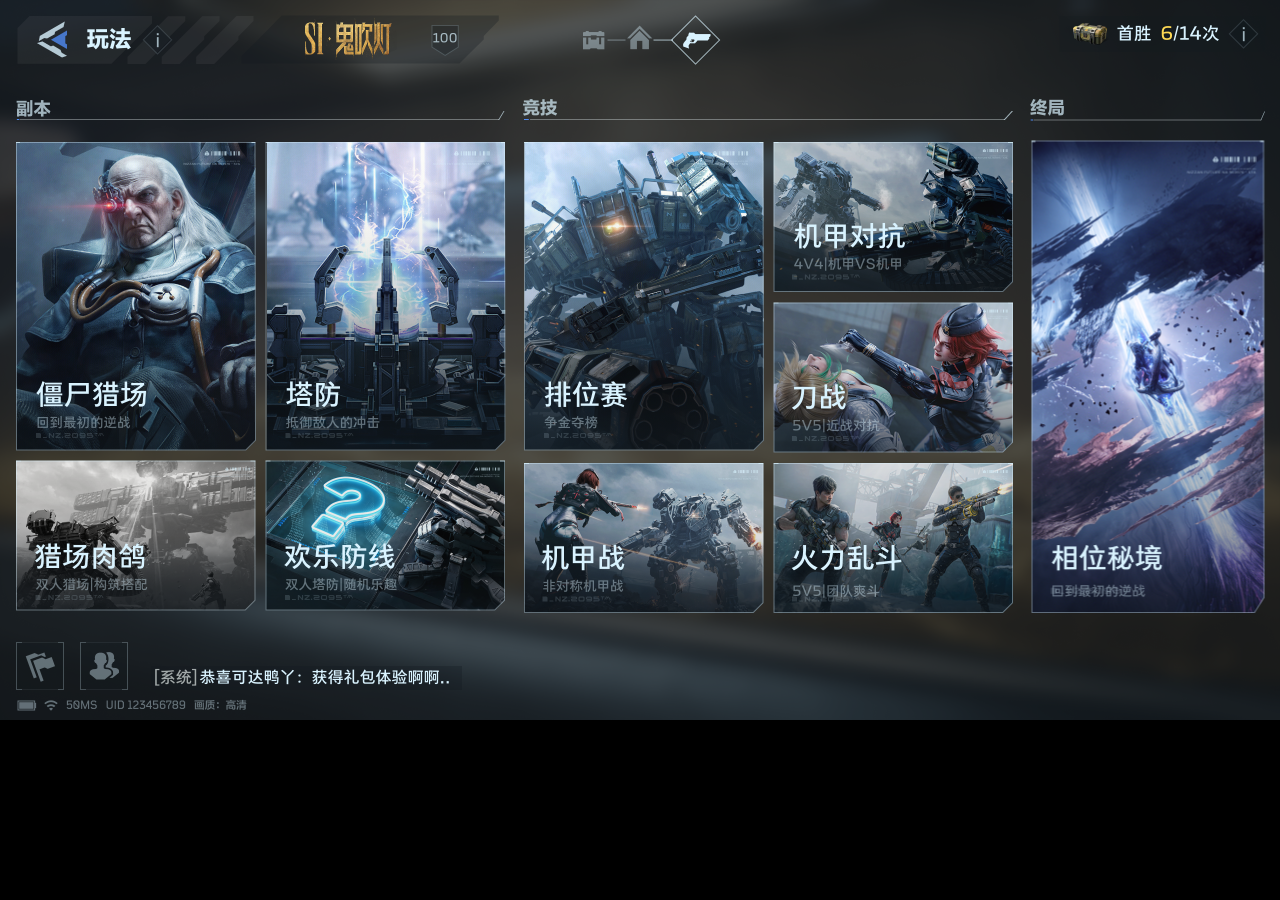
<file: index.html>
﻿<!doctype html><html lang="zh-CN"><head><meta charset="UTF-8"><meta name="viewport" content="width=2560,height=1440,initial-scale=1.0"><title>Figma Restore</title><style>html,body{margin:0;width:100vw;height:100vh;overflow:hidden;background:#000;}body{font-family:NZFuture-Body-SB,NZFuture-Header-EB,NZFuture-Hei,Microsoft YaHei,Arial,sans-serif;position:relative;}.page{position:absolute;left:0;top:0;width:2560px;height:1440px;transform-origin:left top;}.page[hidden]{display:none;}img{display:block;user-select:none;-webkit-user-drag:none;}span{-webkit-background-clip:text;background-clip:text;}[data-svg-wrapper]{line-height:0;}</style></head><body><div id="page-empty" class="page"><div style="width: 2560px; height: 1440px; left: 0px; top: 0px; position: absolute; overflow: hidden"><img style="width: 2560px; height: 1440px; left: 0px; top: 0px; position: absolute" src="assets/CodeBuddyAssets/custom/war-plan-background.png" /><img class="war-home-empty-art" style="width: 876px; height: 257.5px; left: 842px; top: 500px; position: absolute" src="assets/CodeBuddyAssets/11790_1350890/1.png" alt="暂无作战计划" /><div data-多语言="中" data-状态="默认" style="width: 536px; height: 96px; left: 1118px; top: 887px; position: absolute"><div data-show-hover="true" style="width: 536px; height: 96px; left: 0px; top: 0px; position: absolute"><div style="width: 536px; height: 96px; left: 0px; top: 0px; position: absolute"><div style="width: 532px; height: 92px; left: 2px; top: 2px; position: absolute"><div style="width: 106px; height: 92px; left: 0px; top: 0px; position: absolute"><div data-svg-wrapper style="left: 0px; top: 0px; position: absolute"><img src='assets/CodeBuddyAssets/8573_881100/1.svg'></div><div style="width: 96px; height: 72px; left: 10px; top: 10px; position: absolute; opacity: 0.40"><div data-svg-wrapper style="left: 0px; top: 66px; position: absolute"><img src='assets/CodeBuddyAssets/8573_881100/35.svg'></div><div style="width: 96px; height: 10px; left: 0px; top: 0px; position: absolute"><div data-svg-wrapper style="left: 0px; top: 0px; position: absolute"><img src='assets/CodeBuddyAssets/8573_881100/8.svg'></div><div data-svg-wrapper style="left: 14px; top: 0px; position: absolute"><img src='assets/CodeBuddyAssets/8573_881100/4.svg'></div></div></div></div><div data-svg-wrapper style="left: 104px; top: 0px; position: absolute"><img src='assets/CodeBuddyAssets/8573_881100/5.svg'></div><div style="width: 122px; height: 92px; left: 410px; top: 0px; position: absolute"><div data-svg-wrapper style="left: 0px; top: 0px; position: absolute"><img src='assets/CodeBuddyAssets/8573_881100/6.svg'></div><div style="width: 68px; height: 12px; left: 44px; top: 10px; position: absolute; opacity: 0.40"><div data-svg-wrapper style="left: 0px; top: 0.33px; position: absolute"><img src='assets/CodeBuddyAssets/8573_881100/7.svg'></div><div data-svg-wrapper style="left: 64px; top: 0px; position: absolute"><img src='assets/CodeBuddyAssets/8573_881100/8.svg'></div></div></div></div><div style="width: 536px; height: 96px; left: 0px; top: 0px; position: absolute"><div style="width: 243px; height: 96px; left: 0px; top: 0px; position: absolute"><div data-svg-wrapper style="left: 0px; top: 0px; position: absolute"><img src='assets/CodeBuddyAssets/8573_881100/9.svg'></div><div data-svg-wrapper style="left: 0px; top: 94px; position: absolute"><img src='assets/CodeBuddyAssets/8573_881100/10.svg'></div></div><div style="width: 331px; height: 95px; left: 107px; top: 1px; position: absolute"><div data-svg-wrapper style="left: 0px; top: 0px; position: absolute"><img src='assets/CodeBuddyAssets/8573_881100/11.svg'></div><div data-svg-wrapper style="left: 0px; top: 93px; position: absolute"><img src='assets/CodeBuddyAssets/8573_881100/12.svg'></div></div><div style="width: 98px; height: 95px; left: 438px; top: 1px; position: absolute"><div data-svg-wrapper style="left: 0px; top: 0px; position: absolute"><img src='assets/CodeBuddyAssets/8573_881100/13.svg'></div><div data-svg-wrapper style="left: 0px; top: 76px; position: absolute"><img src='assets/CodeBuddyAssets/8573_881100/14.svg'></div></div></div><div style="left: 188px; top: 18px; position: absolute; text-align: center; vertical-align: middle; display: inline-block"><span style="background: var(--Mobile基础字色-M-C001, #D9F3FF); color: transparent; background-clip: text; font-size: 40px; font-family: NZFuture-Body-SB; font-weight: 650; word-wrap: break-word">制定计划</span></div></div></div></div><div style="width: 231px; height: 438px; left: 32px; top: 201px; position: absolute"><div style="width: 231px; height: 126px; left: 0px; top: 0px; position: absolute; overflow: hidden"><img style="width: 231px; height: 126px; left: 0px; top: 0px; position: absolute" src="assets/CodeBuddyAssets/8573_881100/107.png" /><div style="width: 90px; height: 77.19px; left: 96px; top: 37px; position: absolute; vertical-align: middle; display: inline-block"><span style="background: var(--Mobile基础字色-M-C002_次级文本, rgba(217, 243, 255, 0.70)); color: transparent; background-clip: text; font-size: 40px; font-family: NZFuture-Body-SB; font-weight: 650; word-wrap: break-word">英雄</span></div><div data-svg-wrapper style="left: 51px; top: 35px; position: absolute"><img src='assets/CodeBuddyAssets/8573_881100/15.svg'></div></div><div style="width: 231px; height: 126px; left: 0px; top: 156px; position: absolute; overflow: hidden"><img style="width: 231px; height: 126px; left: 0px; top: 0px; position: absolute" src="assets/CodeBuddyAssets/8573_881100/107.png" /><div style="width: 90px; height: 77.19px; left: 96px; top: 42px; position: absolute; vertical-align: middle; display: inline-block"><span style="background: var(--Mobile基础字色-M-C001, #D9F3FF); color: transparent; background-clip: text; font-size: 40px; font-family: NZFuture-Body-SB; font-weight: 650; word-wrap: break-word">炼狱</span></div><div data-svg-wrapper style="left: 46px; top: 41px; position: absolute"><img src='assets/CodeBuddyAssets/8573_881100/16.svg'></div></div><div style="width: 231px; height: 126px; left: 0px; top: 312px; position: absolute; background: var(--Mobile基础字色-M-C003_弱文本, rgba(217, 243, 255, 0.40)); overflow: hidden"><img style="width: 231px; height: 126px; left: 0px; top: 0px; position: absolute" src="assets/CodeBuddyAssets/8573_881100/107.png" /><div style="width: 90px; height: 77.19px; left: 96px; top: 42px; position: absolute; vertical-align: middle; display: inline-block"><span style="background: var(--Mobile基础字色-M-C001, #D9F3FF); color: transparent; background-clip: text; font-size: 40px; font-family: NZFuture-Body-SB; font-weight: 650; word-wrap: break-word">折磨</span></div><div data-svg-wrapper style="left: 58px; top: 44px; position: absolute"><img src='assets/CodeBuddyAssets/8573_881100/17.svg'></div></div></div><div data-svg-wrapper style="left: -78px; top: -20px; position: absolute"></div><div data-单双切换="on" data-类型选择="返回标题栏" style="width: 660px; height: 96px; left: 32px; top: 32px; position: absolute"><div data-show-home-btn="false" data-show-info按钮="true" style="width: 660px; height: 96px; left: 0px; top: 0px; position: absolute"><div style="width: 472px; height: 96px; left: 0px; top: 0px; position: absolute; overflow: hidden"><div data-svg-wrapper style="left: 0px; top: 0px; position: absolute"><img src='assets/CodeBuddyAssets/8573_881100/18.svg'></div></div><div data-按钮功能="返回" data-状态="默认" style="width: 120px; height: 96px; left: 9px; top: 0px; position: absolute"><div style="width: 120px; height: 96px; left: 0px; top: 0px; position: absolute"><div style="width: 72px; height: 72px; left: 24px; top: 11px; position: absolute"><div data-svg-wrapper style="left: 6px; top: 0px; position: absolute"><img src='assets/CodeBuddyAssets/8573_881100/19.svg'></div><div data-svg-wrapper style="left: 34px; top: 18px; position: absolute"><img src='assets/CodeBuddyAssets/8573_881100/20.svg'></div></div></div></div><div style="width: 573px; height: 96px; left: 138px; top: 0px; position: absolute"><div style="width: 264px; height: 96px; left: 0px; top: 0px; position: absolute"><div style="width: 219px; height: 68px; left: 0px; top: 14px; position: absolute"><div style="left: 0px; top: 0px; position: absolute; vertical-align: middle; display: inline-block"><span style="background: var(--Mobile基础字色-M-C001, #D9F3FF); color: transparent; background-clip: text; font-size: 45px; font-family: NZFuture-Header-EB; font-weight: 800; word-wrap: break-word">小秘境</span></div><div data-样式="感叹号" data-状态="Default" style="width: 64px; height: 64px; left: 155px; top: 2px; position: absolute"><div data-show-感叹号="true" data-show-问号="false" style="width: 64px; height: 64px; left: 0px; top: 0px; position: absolute; overflow: hidden"><div data-svg-wrapper style="left: 5.13px; top: 5px; position: absolute"><img src='assets/CodeBuddyAssets/8573_881100/21.svg'></div><div data-svg-wrapper style="left: 2.30px; top: 2px; position: absolute"><img src='assets/CodeBuddyAssets/8573_881100/58.svg'></div><div style="width: 11px; height: 30px; left: 38px; top: 50px; position: absolute; transform: rotate(180deg); transform-origin: top left; text-align: center; vertical-align: middle; display: inline-block"><span style="background: var(--Mobile基础字色-M-C002_次级文本, rgba(217, 243, 255, 0.70)); color: transparent; background-clip: text; font-size: 35px; font-family: NZFuture-Hei; font-weight: 400; word-wrap: break-word">i</span></div></div></div></div></div></div></div></div><div data-状态="默认" style="width: 96px; height: 96px; left: 1881px; top: 1269px; position: absolute"><div style="width: 96px; height: 96px; left: 0px; top: 0px; position: absolute"><div style="width: 96px; height: 96px; left: 0px; top: 0px; position: absolute"><div style="width: 92px; height: 92px; left: 2px; top: 2px; position: absolute; background: var(--弹窗颜色-W001_组件_背景, rgba(16, 23, 29, 0.20))"></div><div style="width: 96px; height: 96px; left: 0px; top: 0px; position: absolute; opacity: 0.40; border: 2px var(--Mobile基础字色-M-C006_次弱文本, rgba(217, 243, 255, 0.15)) solid"></div><div data-svg-wrapper style="left: 84px; top: 0px; position: absolute"><img src='assets/CodeBuddyAssets/8573_881100/23.svg'></div><div data-svg-wrapper style="left: 0px; top: 0px; position: absolute"><img src='assets/CodeBuddyAssets/8573_881100/24.svg'></div></div></div><div style="width: 72px; height: 72px; left: 12px; top: 12px; position: absolute; overflow: hidden"><div data-svg-wrapper style="left: 7.50px; top: 9px; position: absolute"><img src='assets/CodeBuddyAssets/8573_881100/25.svg'></div><div style="width: 102.71px; height: 102.71px; left: -14.82px; top: -14.82px; position: absolute; overflow: hidden"><div data-svg-wrapper style="left: 301.77px; top: 289.06px; position: absolute"></div></div><div style="width: 101.65px; height: 101.65px; left: 0px; top: 0px; position: absolute; overflow: hidden"><div style="width: 103.76px; height: 103.76px; left: 0px; top: 0px; position: absolute"></div><div style="width: 103.76px; height: 103.76px; left: 0px; top: 0px; position: absolute"></div><div style="width: 103.76px; height: 103.76px; left: 0px; top: 0px; position: absolute"></div><div style="width: 103.76px; height: 103.76px; left: 0px; top: 0px; position: absolute"></div><div style="width: 103.76px; height: 103.76px; left: 0px; top: 0px; position: absolute"></div></div></div></div><div data-多语言="中" data-状态="默认" style="width: 510px; height: 120px; left: 2007px; top: 1245px; position: absolute"><div data-show-hover="false" style="width: 510px; height: 120px; left: 0px; top: 0px; position: absolute"><div style="width: 510px; height: 120px; left: 0px; top: 0px; position: absolute"><div style="width: 507px; height: 114px; left: 2px; top: 2px; position: absolute"><div style="width: 127px; height: 114px; left: 0px; top: 0px; position: absolute"><div data-svg-wrapper style="left: 0px; top: 0px; position: absolute"><img src='assets/CodeBuddyAssets/8573_881100/26.svg'></div><div data-svg-wrapper style="left: 10px; top: 98px; position: absolute"><img src='assets/CodeBuddyAssets/8573_881100/35.svg'></div><div style="width: 96px; height: 10px; left: 10px; top: 10px; position: absolute"><div data-svg-wrapper style="left: 0px; top: 0px; position: absolute"><img src='assets/CodeBuddyAssets/8573_881100/8.svg'></div><div data-svg-wrapper style="left: 14px; top: 0px; position: absolute"><img src='assets/CodeBuddyAssets/8573_881100/4.svg'></div></div></div><div data-svg-wrapper style="left: 127px; top: 0px; position: absolute"><img src='assets/CodeBuddyAssets/8573_881100/30.svg'></div><div style="width: 126px; height: 116px; left: 380px; top: 0px; position: absolute"><div data-svg-wrapper style="left: 0px; top: 0px; position: absolute"><img src='assets/CodeBuddyAssets/8573_881100/31.svg'></div><div style="width: 95.89px; height: 116px; left: 30.09px; top: 0px; position: absolute; overflow: hidden"><div data-svg-wrapper style="left: 2.23px; top: 0px; position: absolute"><img src='assets/CodeBuddyAssets/8573_881100/32.svg'></div></div><div style="width: 68px; height: 12px; left: 48px; top: 10px; position: absolute"><div data-svg-wrapper style="left: 0px; top: 0.33px; position: absolute"><img src='assets/CodeBuddyAssets/8573_881100/7.svg'></div><div data-svg-wrapper style="left: 64px; top: 0px; position: absolute"><img src='assets/CodeBuddyAssets/8573_881100/8.svg'></div></div><div data-svg-wrapper style="left: 112px; top: 98px; position: absolute"><img src='assets/CodeBuddyAssets/8573_881100/35.svg'></div></div></div><div style="width: 510px; height: 120px; left: 0px; top: 0px; position: absolute"><div style="width: 168px; height: 120px; left: 0px; top: 0px; position: absolute"><div data-svg-wrapper style="left: 0px; top: 0px; position: absolute"><img src='assets/CodeBuddyAssets/8573_881100/36.svg'></div><div data-svg-wrapper style="left: 0px; top: 116px; position: absolute"><img src='assets/CodeBuddyAssets/8573_881100/37.svg'></div></div><div style="width: 177px; height: 120px; left: 168px; top: 0px; position: absolute"><div data-svg-wrapper style="left: 0px; top: 0px; position: absolute"><img src='assets/CodeBuddyAssets/8573_881100/38.svg'></div><div data-svg-wrapper style="left: 0px; top: 116px; position: absolute"><img src='assets/CodeBuddyAssets/8573_881100/39.svg'></div></div><div style="width: 165px; height: 120px; left: 345px; top: 0px; position: absolute"><div data-svg-wrapper style="left: 0px; top: 0px; position: absolute"><img src='assets/CodeBuddyAssets/8573_881100/40.svg'></div><div data-svg-wrapper style="left: 0px; top: 99px; position: absolute"><img src='assets/CodeBuddyAssets/8573_881100/41.svg'></div></div></div><div style="width: 178px; height: 6px; left: 166px; top: 92px; position: absolute; overflow: hidden"><div data-svg-wrapper style="left: 69px; top: 0px; position: absolute"><img src='assets/CodeBuddyAssets/8573_881100/42.svg'></div><div data-svg-wrapper style="left: 59px; top: 2px; position: absolute"><img src='assets/CodeBuddyAssets/8573_881100/43.svg'></div><div data-svg-wrapper style="left: 0px; top: 2px; position: absolute"><img src='assets/CodeBuddyAssets/8573_881100/44.svg'></div><div data-svg-wrapper style="left: 116px; top: 2px; position: absolute"><img src='assets/CodeBuddyAssets/8573_881100/45.svg'></div><div data-svg-wrapper style="left: 122px; top: 2px; position: absolute"><img src='assets/CodeBuddyAssets/8573_881100/46.svg'></div></div><div style="width: 400px; height: 90px; left: 55px; top: 15px; position: absolute; text-align: center; vertical-align: middle; display: flex; align-items: center; justify-content: center"><span style="background: var(--Mobile基础字色-M-C001, #D9F3FF); color: transparent; background-clip: text; font-size: 45px; font-family: NZFuture-Header-EB; font-weight: 800; word-wrap: break-word">创建房间</span></div></div></div></div><div style="width: 508px; height: 80px; left: 2007px; top: 1125px; position: absolute"><div style="width: 508px; height: 80px; left: 0px; top: 0px; position: absolute"><div style="width: 508px; height: 80px; left: 0px; top: 0px; position: absolute"><div style="width: 504px; height: 76px; left: 2px; top: 2px; position: absolute; background: var(--弹窗颜色-W001_组件_背景, rgba(16, 23, 29, 0.20))"></div><div style="width: 508px; height: 80px; left: 0px; top: 0px; position: absolute; border: 2px var(--Mobile基础字色-M-C006_次弱文本, rgba(217, 243, 255, 0.15)) solid"></div></div><div style="width: 292px; height: 48px; left: 84px; top: 18px; position: absolute; vertical-align: middle; display: inline-block"><span style="background: var(--Mobile基础字色-M-C002_次级文本, rgba(217, 243, 255, 0.70)); color: transparent; background-clip: text; font-size: 35px; font-family: NZFuture-Body-SB; font-weight: 650; word-wrap: break-word">双人</span></div><div style="width: 76px; height: 76px; left: 430px; top: 2px; position: absolute"><div data-svg-wrapper style="left: 23px; top: 31px; position: absolute"><img src='assets/CodeBuddyAssets/8573_881100/47.svg'></div></div><div style="width: 38.61px; height: 38px; left: 30.48px; top: 21px; position: absolute"><div style="width: 38.61px; height: 38.61px; left: -4.06px; top: -0.30px; position: absolute"><div data-svg-wrapper style="left: 0px; top: 0px; position: absolute"><img src='assets/CodeBuddyAssets/8573_881100/48.svg'></div></div></div></div></div><div style="width: 837px; height: 65px; left: 305px; top: 1031px; position: absolute"></div><div data-show-info按钮="false" style="width: 236px; height: 72px; left: 1876px; top: 32px; position: absolute"><div style="width: 236px; height: 72px; left: 0px; top: 0px; position: absolute"><div data-svg-wrapper style="left: 0px; top: 0px; position: absolute"><img src='assets/CodeBuddyAssets/8573_881100/53.svg'></div><div data-svg-wrapper style="left: 32px; top: 0px; position: absolute"><img src='assets/CodeBuddyAssets/8573_881100/50.svg'></div><div data-svg-wrapper style="left: 184px; top: 0px; position: absolute"><img src='assets/CodeBuddyAssets/8573_881100/55.svg'></div></div><div style="width: 236px; height: 72px; left: 0px; top: 0px; position: absolute"><div style="width: 64px; height: 64px; left: 12px; top: 4px; position: absolute; overflow: hidden"><div data-svg-wrapper style="left: 0px; top: 0px; position: absolute"><img src='assets/CodeBuddyAssets/8573_881100/52.svg'></div></div><div style="left: 86px; top: 9.50px; position: absolute; text-align: right; vertical-align: middle; display: inline-block"><span style="background: var(--Mobile基础字色-M-C002_次级文本, rgba(217, 243, 255, 0.70)); color: transparent; background-clip: text; font-size: 35px; font-family: NZFuture-Body-SB; font-weight: 650; word-wrap: break-word">门票&nbsp;20</span></div></div></div><div data-show-info按钮="true" style="width: 378px; height: 72px; left: 2150px; top: 32px; position: absolute"><div style="width: 378px; height: 72px; left: 0px; top: 0px; position: absolute"><div data-svg-wrapper style="left: 0px; top: 0px; position: absolute"><img src='assets/CodeBuddyAssets/8573_881100/53.svg'></div><div data-svg-wrapper style="left: 32px; top: 0px; position: absolute"><img src='assets/CodeBuddyAssets/8573_881100/54.svg'></div><div data-svg-wrapper style="left: 326px; top: 0px; position: absolute"><img src='assets/CodeBuddyAssets/8573_881100/55.svg'></div></div><div style="width: 378px; height: 72px; left: 0px; top: 0px; position: absolute"><div data-svg-wrapper style="left: 12px; top: 4px; position: absolute"><img src='assets/CodeBuddyAssets/8573_881100/56.svg'></div><div style="left: 86px; top: 9.50px; position: absolute; text-align: right; vertical-align: middle; display: inline-block"><span style="background: var(--Mobile基础字色-M-C002_次级文本, rgba(217, 243, 255, 0.70)); color: transparent; background-clip: text; font-size: 35px; font-family: NZFuture-Body-SB; font-weight: 650; word-wrap: break-word">首胜&nbsp;</span><span style="background: var(--功能提示色-T001_默认强调, #FFD954); color: transparent; background-clip: text; font-size: 35px; font-family: NZFuture-Body-SB; font-weight: 650; word-wrap: break-word">6</span><span style="background: var(--Mobile基础字色-M-C002_次级文本, rgba(217, 243, 255, 0.70)); color: transparent; background-clip: text; font-size: 35px; font-family: NZFuture-Body-SB; font-weight: 650; word-wrap: break-word">/14次</span></div><div data-样式="感叹号" data-状态="Default" style="width: 64px; height: 64px; left: 294px; top: 4px; position: absolute"><div data-show-感叹号="true" data-show-问号="false" style="width: 64px; height: 64px; left: 0px; top: 0px; position: absolute; overflow: hidden"><div data-svg-wrapper style="left: 5.13px; top: 5px; position: absolute"><img src='assets/CodeBuddyAssets/8573_881100/57.svg'></div><div data-svg-wrapper style="left: 2.30px; top: 2px; position: absolute"><img src='assets/CodeBuddyAssets/8573_881100/58.svg'></div><div style="width: 11px; height: 30px; left: 38px; top: 50px; position: absolute; transform: rotate(180deg); transform-origin: top left; text-align: center; vertical-align: middle; display: inline-block"><span style="background: var(--Mobile基础字色-M-C002_次级文本, rgba(217, 243, 255, 0.70)); color: transparent; background-clip: text; font-size: 35px; font-family: NZFuture-Hei; font-weight: 400; word-wrap: break-word">i</span></div></div></div></div></div><div style="width: 1041px; height: 212px; left: 389px; top: 1168px; position: absolute"><div style="width: 1032px; height: 161px; left: 0px; top: 51.50px; position: absolute"><img style="width: 161px; height: 160px; left: 0px; top: 0.50px; position: absolute" src="assets/CodeBuddyAssets/8573_881100/1.png" /><img style="width: 160px; height: 160px; left: 177px; top: 0.50px; position: absolute" src="assets/CodeBuddyAssets/8573_881100/2.png" /><img style="width: 160px; height: 160px; left: 353px; top: 0.50px; position: absolute" src="assets/CodeBuddyAssets/8573_881100/5.png" /><img style="width: 160px; height: 160px; left: 529px; top: 0.50px; position: absolute" src="assets/CodeBuddyAssets/8573_881100/5.png" /><img style="width: 160px; height: 160px; left: 705px; top: 0.50px; position: absolute" src="assets/CodeBuddyAssets/8573_881100/5.png" /><img style="width: 160px; height: 160px; left: 881px; top: 0.50px; position: absolute" src="assets/CodeBuddyAssets/8573_881100/5.png" /></div><div data-状态="通用样式1 可修改文本 宽度" style="width: 1041px; height: 52px; left: 0px; top: 0px; position: absolute"><div data-show-小内容="false" style="width: 1041px; height: 52px; left: 0px; top: 0px; position: absolute"><div style="width: 128px; height: 52px; left: 0px; top: 0px; position: absolute"><div style="left: 0px; top: 2px; position: absolute; vertical-align: middle; display: inline-block"><span style="background: var(--Mobile基础字色-M-C002_次级文本, rgba(217, 243, 255, 0.70)); color: transparent; background-clip: text; font-size: 32px; font-family: NZFuture-Body-SB; font-weight: 650; word-wrap: break-word">循环奖励</span></div></div></div></div><div style="left: 614px; top: 2px; position: absolute; vertical-align: middle; display: inline-block"><span style="background: var(--Mobile基础字色-M-C003_弱文本, rgba(217, 243, 255, 0.40)); color: transparent; background-clip: text; font-size: 32px; font-family: NZFuture-Body-SB; font-weight: 650; word-wrap: break-word">循环奖励获取次数（2/7）</span></div><div data-样式="感叹号" data-状态="Default" style="width: 64px; height: 64px; left: 977px; top: -14px; position: absolute"><div data-show-感叹号="true" data-show-问号="false" style="width: 64px; height: 64px; left: 0px; top: 0px; position: absolute; overflow: hidden"><div data-svg-wrapper style="left: 5.13px; top: 5px; position: absolute"><img src='assets/CodeBuddyAssets/8573_881100/4.svg'></div><div data-svg-wrapper style="left: 2.30px; top: 2px; position: absolute"><img src='assets/CodeBuddyAssets/8573_881100/58.svg'></div><div style="width: 11px; height: 30px; left: 38px; top: 50px; position: absolute; transform: rotate(180deg); transform-origin: top left; text-align: center; vertical-align: middle; display: inline-block"><span style="background: var(--Mobile基础字色-M-C002_次级文本, rgba(217, 243, 255, 0.70)); color: transparent; background-clip: text; font-size: 35px; font-family: NZFuture-Hei; font-weight: 400; word-wrap: break-word">i</span></div></div></div></div><div style="width: 1923px; height: 76px; left: 390px; top: 201px; position: absolute; overflow: hidden"><div style="left: 8px; top: 0px; position: absolute; text-align: center; vertical-align: middle; display: inline-block"><span style="background: var(--Mobile基础字色-M-C001, #D9F3FF); color: transparent; background-clip: text; font-size: 43px; font-family: NZFuture-Header-EB; font-weight: 800; word-wrap: break-word">作战计划</span></div><div style="width: 1921px; height: 4px; left: 0px; top: 72px; position: absolute"><div style="width: 1911px; height: 34px; left: 10px; top: 0px; position: absolute; opacity: 0.30; background: var(--Mobile基础字色-M-C001, #D9F3FF)"></div><div data-svg-wrapper style="left: 0px; top: 0px; position: absolute"><img src='assets/CodeBuddyAssets/8573_881100/94.svg'></div><div data-svg-wrapper style="left: 1909px; top: 0px; position: absolute"><img src='assets/CodeBuddyAssets/8573_881100/95.svg'></div></div><div style="width: 256px; height: 48px; left: 1667px; top: 8px; position: absolute"><div style="left: 0px; top: 0px; position: absolute; text-align: right; vertical-align: middle; display: inline-block"><span style="background: var(--Mobile基础字色-M-C003_弱文本, rgba(217, 243, 255, 0.40)); color: transparent; background-clip: text; font-size: 32px; font-family: NZFuture-Body-SB; font-weight: 650; word-wrap: break-word">当前暂无作战计划</span></div></div><div style="width: 174px; height: 64px; left: 199px; top: 0px; position: absolute; overflow: hidden"><div style="width: 174px; height: 64px; left: 0px; top: 0px; position: absolute; outline: 2px rgba(255, 255, 255, 0.20) solid; outline-offset: -2px"><div style="width: 174px; height: 174px; left: 0px; top: -55px; position: absolute"><div style="width: 174px; height: 174px; left: 0px; top: 0px; position: absolute; background: var(--弹窗颜色-W001_组件_背景, rgba(16, 23, 29, 0.20))"></div><div style="width: 174px; height: 174px; left: 0px; top: 0px; position: absolute; opacity: 0.40; border: 2px var(--Mobile基础字色-M-C006_次弱文本, rgba(217, 243, 255, 0.15)) solid"></div><div data-svg-wrapper style="left: 162px; top: 55px; position: absolute"><img src='assets/CodeBuddyAssets/8573_881100/96.svg'></div><div data-svg-wrapper style="left: 0px; top: 55px; position: absolute"><img src='assets/CodeBuddyAssets/8573_881100/97.svg'></div></div><div style="left: 79px; top: 11px; position: absolute; text-align: right; vertical-align: middle; display: inline-block"><span style="background: var(--Mobile基础字色-M-C002_次级文本, rgba(217, 243, 255, 0.70)); color: transparent; background-clip: text; font-size: 32px; font-family: NZFuture-Body-SB; font-weight: 650; word-wrap: break-word">编辑</span></div></div><div data-svg-wrapper style="left: 18px; top: 11px; position: absolute"><img src='assets/CodeBuddyAssets/8573_881100/98.svg'></div></div></div><img style="width: 115.50px; height: 720px; left: 2410px; top: 185px; position: absolute" src="assets/CodeBuddyAssets/8573_881100/6.png" /></div></div><div id="page-plan" class="page" hidden><div style="width: 2560px; height: 1440px; left: 0px; top: 0px; position: absolute; overflow: hidden"><img style="width: 2560px; height: 1440px; left: 0px; top: 0px; position: absolute" src="assets/CodeBuddyAssets/custom/war-plan-background.png" /><div data-svg-wrapper style="left: -78px; top: -20px; position: absolute"></div><div data-单双切换="on" data-类型选择="返回标题栏" style="width: 660px; height: 96px; left: 32px; top: 32px; position: absolute"><div data-show-home-btn="false" data-show-info按钮="true" style="width: 660px; height: 96px; left: 0px; top: 0px; position: absolute"><div style="width: 472px; height: 96px; left: 0px; top: 0px; position: absolute; overflow: hidden"><div data-svg-wrapper style="left: 0px; top: 0px; position: absolute"><img src='assets/CodeBuddyAssets/8542_871699/1.svg'></div></div><div data-按钮功能="返回" data-状态="默认" style="width: 120px; height: 96px; left: 9px; top: 0px; position: absolute"><div style="width: 120px; height: 96px; left: 0px; top: 0px; position: absolute"><div style="width: 72px; height: 72px; left: 24px; top: 11px; position: absolute"><div data-svg-wrapper style="left: 6px; top: 0px; position: absolute"><img src='assets/CodeBuddyAssets/8542_871699/2.svg'></div><div data-svg-wrapper style="left: 34px; top: 18px; position: absolute"><img src='assets/CodeBuddyAssets/8542_871699/3.svg'></div></div></div></div><div style="width: 573px; height: 96px; left: 138px; top: 0px; position: absolute"><div style="width: 264px; height: 96px; left: 0px; top: 0px; position: absolute"><div style="width: 264px; height: 68px; left: 0px; top: 14px; position: absolute"><div style="left: 0px; top: 0px; position: absolute; vertical-align: middle; display: inline-block"><span style="background: var(--Mobile基础字色-M-C001, #D9F3FF); color: transparent; background-clip: text; font-size: 45px; font-family: NZFuture-Header-EB; font-weight: 800; word-wrap: break-word">编辑计划</span></div><div data-样式="感叹号" data-状态="Default" style="width: 64px; height: 64px; left: 200px; top: 2px; position: absolute"><div data-show-感叹号="true" data-show-问号="false" style="width: 64px; height: 64px; left: 0px; top: 0px; position: absolute; overflow: hidden"><div data-svg-wrapper style="left: 5.13px; top: 5px; position: absolute"><img src='assets/CodeBuddyAssets/8542_871699/4.svg'></div><div data-svg-wrapper style="left: 2.30px; top: 2px; position: absolute"><img src='assets/CodeBuddyAssets/8542_871699/5.svg'></div><div style="width: 11px; height: 30px; left: 38px; top: 50px; position: absolute; transform: rotate(180deg); transform-origin: top left; text-align: center; vertical-align: middle; display: inline-block"><span style="background: var(--Mobile基础字色-M-C002_次级文本, rgba(217, 243, 255, 0.70)); color: transparent; background-clip: text; font-size: 35px; font-family: NZFuture-Hei; font-weight: 400; word-wrap: break-word">i</span></div></div></div></div></div></div></div></div><div style="width: 837px; height: 65px; left: 305px; top: 1031px; position: absolute"></div><div data-show-info按钮="false" style="width: 236px; height: 72px; left: 1876px; top: 32px; position: absolute"><div style="width: 236px; height: 72px; left: 0px; top: 0px; position: absolute"><div data-svg-wrapper style="left: 0px; top: 0px; position: absolute"><img src='assets/CodeBuddyAssets/8542_871699/6.svg'></div><div data-svg-wrapper style="left: 32px; top: 0px; position: absolute"><img src='assets/CodeBuddyAssets/8542_871699/7.svg'></div><div data-svg-wrapper style="left: 184px; top: 0px; position: absolute"><img src='assets/CodeBuddyAssets/8542_871699/8.svg'></div></div><div style="width: 236px; height: 72px; left: 0px; top: 0px; position: absolute"><div style="width: 64px; height: 64px; left: 12px; top: 4px; position: absolute; overflow: hidden"><div data-svg-wrapper style="left: 0px; top: 0px; position: absolute"><img src='assets/CodeBuddyAssets/8542_871699/9.svg'></div></div><div style="left: 86px; top: 9.50px; position: absolute; text-align: right; vertical-align: middle; display: inline-block"><span style="background: var(--Mobile基础字色-M-C002_次级文本, rgba(217, 243, 255, 0.70)); color: transparent; background-clip: text; font-size: 35px; font-family: NZFuture-Body-SB; font-weight: 650; word-wrap: break-word">门票&nbsp;20</span></div></div></div><div data-show-info按钮="true" style="width: 378px; height: 72px; left: 2150px; top: 32px; position: absolute"><div style="width: 378px; height: 72px; left: 0px; top: 0px; position: absolute"><div data-svg-wrapper style="left: 0px; top: 0px; position: absolute"><img src='assets/CodeBuddyAssets/8542_871699/6.svg'></div><div data-svg-wrapper style="left: 32px; top: 0px; position: absolute"><img src='assets/CodeBuddyAssets/8542_871699/11.svg'></div><div data-svg-wrapper style="left: 326px; top: 0px; position: absolute"><img src='assets/CodeBuddyAssets/8542_871699/8.svg'></div></div><div style="width: 378px; height: 72px; left: 0px; top: 0px; position: absolute"><div data-svg-wrapper style="left: 12px; top: 4px; position: absolute"><img src='assets/CodeBuddyAssets/8542_871699/13.svg'></div><div style="left: 86px; top: 9.50px; position: absolute; text-align: right; vertical-align: middle; display: inline-block"><span style="background: var(--Mobile基础字色-M-C002_次级文本, rgba(217, 243, 255, 0.70)); color: transparent; background-clip: text; font-size: 35px; font-family: NZFuture-Body-SB; font-weight: 650; word-wrap: break-word">首胜&nbsp;</span><span style="background: var(--功能提示色-T001_默认强调, #FFD954); color: transparent; background-clip: text; font-size: 35px; font-family: NZFuture-Body-SB; font-weight: 650; word-wrap: break-word">6</span><span style="background: var(--Mobile基础字色-M-C002_次级文本, rgba(217, 243, 255, 0.70)); color: transparent; background-clip: text; font-size: 35px; font-family: NZFuture-Body-SB; font-weight: 650; word-wrap: break-word">/14次</span></div><div data-样式="感叹号" data-状态="Default" style="width: 64px; height: 64px; left: 294px; top: 4px; position: absolute"><div data-show-感叹号="true" data-show-问号="false" style="width: 64px; height: 64px; left: 0px; top: 0px; position: absolute; overflow: hidden"><div data-svg-wrapper style="left: 5.13px; top: 5px; position: absolute"><img src='assets/CodeBuddyAssets/8542_871699/17.svg'></div><div data-svg-wrapper style="left: 2.30px; top: 2px; position: absolute"><img src='assets/CodeBuddyAssets/8542_871699/5.svg'></div><div style="width: 11px; height: 30px; left: 38px; top: 50px; position: absolute; transform: rotate(180deg); transform-origin: top left; text-align: center; vertical-align: middle; display: inline-block"><span style="background: var(--Mobile基础字色-M-C002_次级文本, rgba(217, 243, 255, 0.70)); color: transparent; background-clip: text; font-size: 35px; font-family: NZFuture-Hei; font-weight: 400; word-wrap: break-word">i</span></div></div></div></div></div><div style="width: 265px; height: 735px; left: 401px; top: 311px; position: absolute"><div style="width: 265px; height: 139px; left: 0px; top: 0px; position: absolute; opacity: 0.50; backdrop-filter: blur(5px)"><div style="width: 269px; height: 128.50px; left: 0px; top: 36.50px; position: absolute; overflow: hidden"><div data-svg-wrapper style="left: -0px; top: -0px; position: absolute"></div><div data-svg-wrapper style="left: 0px; top: 71px; position: absolute"></div><div data-svg-wrapper style="left: 93px; top: 87.50px; position: absolute"></div><div data-svg-wrapper style="left: 0px; top: 71.50px; position: absolute"></div><div data-svg-wrapper style="left: 179px; top: 78.50px; position: absolute"></div></div><div data-property-1="征伐猎场" style="width: 113.07px; height: 97.05px; left: 35.33px; top: -5.05px; position: absolute; overflow: hidden"><div data-svg-wrapper style="left: 5.74px; top: 4.93px; position: absolute"></div><div data-svg-wrapper style="left: 15.02px; top: 14.03px; position: absolute"></div><div data-svg-wrapper style="left: 33.13px; top: 10.99px; position: absolute"></div><div data-svg-wrapper style="left: 63.48px; top: 58.04px; position: absolute"></div></div><div data-svg-wrapper style="left: 185.50px; top: 37.91px; position: absolute"></div></div><div style="width: 265px; height: 139px; left: 0px; top: 149px; position: absolute; opacity: 0; backdrop-filter: blur(5px)"><div style="width: 269px; height: 128.50px; left: 0px; top: 36.50px; position: absolute; overflow: hidden"><div data-svg-wrapper style="left: -0px; top: -0px; position: absolute"></div><div data-svg-wrapper style="left: 0px; top: 71px; position: absolute"></div><div data-svg-wrapper style="left: 93px; top: 87.50px; position: absolute"></div><div data-svg-wrapper style="left: 0px; top: 71.50px; position: absolute"></div><div data-svg-wrapper style="left: 179px; top: 78.50px; position: absolute"></div></div><div data-property-1="生存战玩法" style="width: 113.07px; height: 97.05px; left: 35.33px; top: -5.05px; position: absolute; overflow: hidden"><div data-svg-wrapper style="left: 5.74px; top: 4.93px; position: absolute"></div><div data-svg-wrapper style="left: 20.76px; top: 10.38px; position: absolute"></div><div data-svg-wrapper style="left: 15.02px; top: 44.40px; position: absolute"></div></div><div data-svg-wrapper style="left: 185.50px; top: 37.91px; position: absolute"></div></div><div style="width: 265px; height: 139px; left: 0px; top: 298px; position: absolute; opacity: 0.50; backdrop-filter: blur(5px)"><div style="width: 269px; height: 128.50px; left: 0px; top: 36.50px; position: absolute; overflow: hidden"><div data-svg-wrapper style="left: -0px; top: -0px; position: absolute"></div><div data-svg-wrapper style="left: 0px; top: 71px; position: absolute"></div><div data-svg-wrapper style="left: 93px; top: 87.50px; position: absolute"></div><div data-svg-wrapper style="left: 0px; top: 71.50px; position: absolute"></div><div data-svg-wrapper style="left: 179px; top: 78.50px; position: absolute"></div></div><div data-property-1="征伐猎场" style="width: 113.07px; height: 97.05px; left: 35.33px; top: -5.05px; position: absolute; overflow: hidden"><div data-svg-wrapper style="left: 5.74px; top: 4.93px; position: absolute"><img src='assets/CodeBuddyAssets/8542_871699/1.svg'></div><div data-svg-wrapper style="left: 15.02px; top: 14.03px; position: absolute"><img src='assets/CodeBuddyAssets/8542_871699/2.svg'></div><div data-svg-wrapper style="left: 33.13px; top: 10.99px; position: absolute"><img src='assets/CodeBuddyAssets/8542_871699/3.svg'></div><div data-svg-wrapper style="left: 63.48px; top: 58.04px; position: absolute"><img src='assets/CodeBuddyAssets/8542_871699/4.svg'></div></div><div data-svg-wrapper style="left: 185.50px; top: 37.91px; position: absolute"><img src='assets/CodeBuddyAssets/8542_871699/5.svg'></div></div><div style="width: 265px; height: 139px; left: 0px; top: 447px; position: absolute; opacity: 0; backdrop-filter: blur(5px)"><div style="width: 269px; height: 128.50px; left: 0px; top: 36.50px; position: absolute; overflow: hidden"><div data-svg-wrapper style="left: -0px; top: -0px; position: absolute"></div><div data-svg-wrapper style="left: 0px; top: 71px; position: absolute"></div><div data-svg-wrapper style="left: 93px; top: 87.50px; position: absolute"></div><div data-svg-wrapper style="left: 0px; top: 71.50px; position: absolute"></div><div data-svg-wrapper style="left: 179px; top: 78.50px; position: absolute"></div></div><div data-property-1="生存战玩法" style="width: 113.07px; height: 97.05px; left: 35.33px; top: -5.05px; position: absolute; overflow: hidden"><div data-svg-wrapper style="left: 5.74px; top: 4.93px; position: absolute"></div><div data-svg-wrapper style="left: 20.76px; top: 10.38px; position: absolute"></div><div data-svg-wrapper style="left: 15.02px; top: 44.40px; position: absolute"></div></div><div data-svg-wrapper style="left: 185.50px; top: 37.91px; position: absolute"></div></div><div style="width: 265px; height: 139px; left: 0px; top: 596px; position: absolute; opacity: 0.50; backdrop-filter: blur(5px)"><div style="width: 269px; height: 128.50px; left: 0px; top: 36.50px; position: absolute; overflow: hidden"><div data-svg-wrapper style="left: -0px; top: -0px; position: absolute"></div><div data-svg-wrapper style="left: 0px; top: 71px; position: absolute"></div><div data-svg-wrapper style="left: 93px; top: 87.50px; position: absolute"></div><div data-svg-wrapper style="left: 0px; top: 71.50px; position: absolute"></div><div data-svg-wrapper style="left: 179px; top: 78.50px; position: absolute"></div></div><div data-property-1="生存战玩法" style="width: 113.07px; height: 97.05px; left: 35.33px; top: -5.05px; position: absolute; overflow: hidden"><div data-svg-wrapper style="left: 5.74px; top: 4.93px; position: absolute"></div><div data-svg-wrapper style="left: 20.76px; top: 10.38px; position: absolute"></div><div data-svg-wrapper style="left: 15.02px; top: 44.40px; position: absolute"></div></div><div data-svg-wrapper style="left: 185.50px; top: 37.91px; position: absolute"></div></div></div><div style="width: 265px; height: 735px; left: 813.50px; top: 311px; position: absolute"><div style="width: 265px; height: 139px; left: 0px; top: 0px; position: absolute; opacity: 0; backdrop-filter: blur(5px)"><div style="width: 269px; height: 128.50px; left: 0px; top: 36.50px; position: absolute; overflow: hidden"><div data-svg-wrapper style="left: -0px; top: -0px; position: absolute"></div><div data-svg-wrapper style="left: 0px; top: 71px; position: absolute"></div><div data-svg-wrapper style="left: 93px; top: 87.50px; position: absolute"></div><div data-svg-wrapper style="left: 0px; top: 71.50px; position: absolute"></div><div data-svg-wrapper style="left: 179px; top: 78.50px; position: absolute"></div></div><div data-property-1="生存战玩法" style="width: 113.07px; height: 97.05px; left: 35.33px; top: -5.05px; position: absolute; overflow: hidden"><div data-svg-wrapper style="left: 5.74px; top: 4.93px; position: absolute"></div><div data-svg-wrapper style="left: 20.76px; top: 10.38px; position: absolute"></div><div data-svg-wrapper style="left: 15.02px; top: 44.40px; position: absolute"></div></div><div data-svg-wrapper style="left: 185.50px; top: 37.91px; position: absolute"></div></div><div style="width: 265px; height: 139px; left: 0px; top: 149px; position: absolute; opacity: 0.50; backdrop-filter: blur(5px)"><div style="width: 269px; height: 128.50px; left: 0px; top: 36.50px; position: absolute; overflow: hidden"><div data-svg-wrapper style="left: -0px; top: -0px; position: absolute"></div><div data-svg-wrapper style="left: 0px; top: 71px; position: absolute"></div><div data-svg-wrapper style="left: 93px; top: 87.50px; position: absolute"></div><div data-svg-wrapper style="left: 0px; top: 71.50px; position: absolute"></div><div data-svg-wrapper style="left: 179px; top: 78.50px; position: absolute"></div></div><div data-property-1="bossrush" style="width: 113.07px; height: 97.05px; left: 35.33px; top: -5.05px; position: absolute; overflow: hidden"><div data-svg-wrapper style="left: 5.74px; top: 4.93px; position: absolute"></div><div data-svg-wrapper style="left: 15.02px; top: 12.96px; position: absolute"></div><div data-svg-wrapper style="left: 24.43px; top: 9.62px; position: absolute"></div></div><div data-svg-wrapper style="left: 185.50px; top: 37.91px; position: absolute"></div></div><div style="width: 265px; height: 139px; left: 0px; top: 298px; position: absolute; opacity: 0.50; backdrop-filter: blur(5px)"><div style="width: 269px; height: 128.50px; left: 0px; top: 36.50px; position: absolute; overflow: hidden"><div data-svg-wrapper style="left: -0px; top: -0px; position: absolute"></div><div data-svg-wrapper style="left: 0px; top: 71px; position: absolute"></div><div data-svg-wrapper style="left: 93px; top: 87.50px; position: absolute"></div><div data-svg-wrapper style="left: 0px; top: 71.50px; position: absolute"></div><div data-svg-wrapper style="left: 179px; top: 78.50px; position: absolute"></div></div><div data-property-1="生存战玩法" style="width: 113.07px; height: 97.05px; left: 35.33px; top: -5.05px; position: absolute; overflow: hidden"><div data-svg-wrapper style="left: 5.74px; top: 4.93px; position: absolute"></div><div data-svg-wrapper style="left: 20.76px; top: 10.38px; position: absolute"></div><div data-svg-wrapper style="left: 15.02px; top: 44.40px; position: absolute"></div></div><div data-svg-wrapper style="left: 185.50px; top: 37.91px; position: absolute"></div></div><div style="width: 265px; height: 139px; left: 0px; top: 447px; position: absolute; opacity: 0.50; backdrop-filter: blur(5px)"><div style="width: 269px; height: 128.50px; left: 0px; top: 36.50px; position: absolute; overflow: hidden"><div data-svg-wrapper style="left: -0px; top: -0px; position: absolute"></div><div data-svg-wrapper style="left: 0px; top: 71px; position: absolute"></div><div data-svg-wrapper style="left: 93px; top: 87.50px; position: absolute"></div><div data-svg-wrapper style="left: 0px; top: 71.50px; position: absolute"></div><div data-svg-wrapper style="left: 179px; top: 78.50px; position: absolute"></div></div><div data-property-1="生存战玩法" style="width: 113.07px; height: 97.05px; left: 35.33px; top: -5.05px; position: absolute; overflow: hidden"><div data-svg-wrapper style="left: 5.74px; top: 4.93px; position: absolute"></div><div data-svg-wrapper style="left: 20.76px; top: 10.38px; position: absolute"></div><div data-svg-wrapper style="left: 15.02px; top: 44.40px; position: absolute"></div></div><div data-svg-wrapper style="left: 185.50px; top: 37.91px; position: absolute"></div></div><div style="width: 265px; height: 139px; left: 0px; top: 596px; position: absolute; opacity: 0; backdrop-filter: blur(5px)"><div style="width: 269px; height: 128.50px; left: 0px; top: 36.50px; position: absolute; overflow: hidden"><div data-svg-wrapper style="left: -0px; top: -0px; position: absolute"></div><div data-svg-wrapper style="left: 0px; top: 71px; position: absolute"></div><div data-svg-wrapper style="left: 93px; top: 87.50px; position: absolute"></div><div data-svg-wrapper style="left: 0px; top: 71.50px; position: absolute"></div><div data-svg-wrapper style="left: 179px; top: 78.50px; position: absolute"></div></div><div data-property-1="生存战玩法" style="width: 113.07px; height: 97.05px; left: 35.33px; top: -5.05px; position: absolute; overflow: hidden"><div data-svg-wrapper style="left: 5.74px; top: 4.93px; position: absolute"></div><div data-svg-wrapper style="left: 20.76px; top: 10.38px; position: absolute"></div><div data-svg-wrapper style="left: 15.02px; top: 44.40px; position: absolute"></div></div><div data-svg-wrapper style="left: 185.50px; top: 37.91px; position: absolute"></div></div></div><div style="width: 265px; height: 884px; left: 1226px; top: 311px; position: absolute"><div style="width: 265px; height: 139px; left: 0px; top: 0px; position: absolute; opacity: 0.50; backdrop-filter: blur(5px)"><div style="width: 269px; height: 128.50px; left: 0px; top: 36.50px; position: absolute; overflow: hidden"><div data-svg-wrapper style="left: -0px; top: -0px; position: absolute"></div><div data-svg-wrapper style="left: 0px; top: 71px; position: absolute"></div><div data-svg-wrapper style="left: 93px; top: 87.50px; position: absolute"></div><div data-svg-wrapper style="left: 0px; top: 71.50px; position: absolute"></div><div data-svg-wrapper style="left: 179px; top: 78.50px; position: absolute"></div></div><div data-property-1="bossrush" style="width: 113.07px; height: 97.05px; left: 35.33px; top: -5.05px; position: absolute; overflow: hidden"><div data-svg-wrapper style="left: 5.74px; top: 4.93px; position: absolute"></div><div data-svg-wrapper style="left: 15.02px; top: 12.96px; position: absolute"></div><div data-svg-wrapper style="left: 24.43px; top: 9.62px; position: absolute"></div></div><div data-svg-wrapper style="left: 185.50px; top: 37.91px; position: absolute"></div></div><div style="width: 265px; height: 139px; left: 0px; top: 149px; position: absolute; opacity: 0.50; backdrop-filter: blur(5px)"><div style="width: 269px; height: 128.50px; left: 0px; top: 36.50px; position: absolute; overflow: hidden"><div data-svg-wrapper style="left: -0px; top: -0px; position: absolute"></div><div data-svg-wrapper style="left: 0px; top: 71px; position: absolute"></div><div data-svg-wrapper style="left: 93px; top: 87.50px; position: absolute"></div><div data-svg-wrapper style="left: 0px; top: 71.50px; position: absolute"></div><div data-svg-wrapper style="left: 179px; top: 78.50px; position: absolute"></div></div><div data-property-1="bossrush" style="width: 113.07px; height: 97.05px; left: 35.33px; top: -5.05px; position: absolute; overflow: hidden"><div data-svg-wrapper style="left: 5.74px; top: 4.93px; position: absolute"></div><div data-svg-wrapper style="left: 15.02px; top: 12.96px; position: absolute"></div><div data-svg-wrapper style="left: 24.43px; top: 9.62px; position: absolute"></div></div><div data-svg-wrapper style="left: 185.50px; top: 37.91px; position: absolute"></div></div><div style="width: 265px; height: 139px; left: 0px; top: 298px; position: absolute; opacity: 0; backdrop-filter: blur(5px)"><div style="width: 269px; height: 128.50px; left: 0px; top: 36.50px; position: absolute; overflow: hidden"><div data-svg-wrapper style="left: -0px; top: -0px; position: absolute"></div><div data-svg-wrapper style="left: 0px; top: 71px; position: absolute"></div><div data-svg-wrapper style="left: 93px; top: 87.50px; position: absolute"></div><div data-svg-wrapper style="left: 0px; top: 71.50px; position: absolute"></div><div data-svg-wrapper style="left: 179px; top: 78.50px; position: absolute"></div></div><div data-property-1="生存战玩法" style="width: 113.07px; height: 97.05px; left: 35.33px; top: -5.05px; position: absolute; overflow: hidden"><div data-svg-wrapper style="left: 5.74px; top: 4.93px; position: absolute"></div><div data-svg-wrapper style="left: 20.76px; top: 10.38px; position: absolute"></div><div data-svg-wrapper style="left: 15.02px; top: 44.40px; position: absolute"></div></div><div data-svg-wrapper style="left: 185.50px; top: 37.91px; position: absolute"></div></div><div style="width: 265px; height: 139px; left: 0px; top: 447px; position: absolute; opacity: 0.50; backdrop-filter: blur(5px)"><div style="width: 269px; height: 128.50px; left: 0px; top: 36.50px; position: absolute; overflow: hidden"><div data-svg-wrapper style="left: -0px; top: -0px; position: absolute"></div><div data-svg-wrapper style="left: 0px; top: 71px; position: absolute"></div><div data-svg-wrapper style="left: 93px; top: 87.50px; position: absolute"></div><div data-svg-wrapper style="left: 0px; top: 71.50px; position: absolute"></div><div data-svg-wrapper style="left: 179px; top: 78.50px; position: absolute"></div></div><div data-property-1="bossrush" style="width: 113.07px; height: 97.05px; left: 35.33px; top: -5.05px; position: absolute; overflow: hidden"><div data-svg-wrapper style="left: 5.74px; top: 4.93px; position: absolute"></div><div data-svg-wrapper style="left: 15.02px; top: 12.96px; position: absolute"></div><div data-svg-wrapper style="left: 24.43px; top: 9.62px; position: absolute"></div></div><div data-svg-wrapper style="left: 185.50px; top: 37.91px; position: absolute"></div></div><div style="width: 265px; height: 139px; left: 0px; top: 596px; position: absolute; opacity: 0.50; backdrop-filter: blur(5px)"><div style="width: 269px; height: 128.50px; left: 0px; top: 36.50px; position: absolute; overflow: hidden"><div data-svg-wrapper style="left: -0px; top: -0px; position: absolute"></div><div data-svg-wrapper style="left: 0px; top: 71px; position: absolute"></div><div data-svg-wrapper style="left: 93px; top: 87.50px; position: absolute"></div><div data-svg-wrapper style="left: 0px; top: 71.50px; position: absolute"></div><div data-svg-wrapper style="left: 179px; top: 78.50px; position: absolute"></div></div><div data-property-1="bossrush" style="width: 113.07px; height: 97.05px; left: 35.33px; top: -5.05px; position: absolute; overflow: hidden"><div data-svg-wrapper style="left: 5.74px; top: 4.93px; position: absolute"></div><div data-svg-wrapper style="left: 15.02px; top: 12.96px; position: absolute"></div><div data-svg-wrapper style="left: 24.43px; top: 9.62px; position: absolute"></div></div><div data-svg-wrapper style="left: 185.50px; top: 37.91px; position: absolute"></div></div><div style="width: 265px; height: 139px; left: 0px; top: 745px; position: absolute; opacity: 0; backdrop-filter: blur(5px)"><div style="width: 269px; height: 128.50px; left: 0px; top: 36.50px; position: absolute; overflow: hidden"><div data-svg-wrapper style="left: -0px; top: -0px; position: absolute"></div><div data-svg-wrapper style="left: 0px; top: 71px; position: absolute"></div><div data-svg-wrapper style="left: 93px; top: 87.50px; position: absolute"></div><div data-svg-wrapper style="left: 0px; top: 71.50px; position: absolute"></div><div data-svg-wrapper style="left: 179px; top: 78.50px; position: absolute"></div></div><div data-property-1="生存战玩法" style="width: 113.07px; height: 97.05px; left: 35.33px; top: -5.05px; position: absolute; overflow: hidden"><div data-svg-wrapper style="left: 5.74px; top: 4.93px; position: absolute"></div><div data-svg-wrapper style="left: 20.76px; top: 10.38px; position: absolute"></div><div data-svg-wrapper style="left: 15.02px; top: 44.40px; position: absolute"></div></div><div data-svg-wrapper style="left: 185.50px; top: 37.91px; position: absolute"></div></div></div><div style="width: 265px; height: 884px; left: 1638.50px; top: 311px; position: absolute"><div style="width: 265px; height: 139px; left: 0px; top: 0px; position: absolute; opacity: 0; backdrop-filter: blur(5px)"><div style="width: 269px; height: 128.50px; left: 0px; top: 36.50px; position: absolute; overflow: hidden"><div data-svg-wrapper style="left: -0px; top: -0px; position: absolute"></div><div data-svg-wrapper style="left: 0px; top: 71px; position: absolute"></div><div data-svg-wrapper style="left: 93px; top: 87.50px; position: absolute"></div><div data-svg-wrapper style="left: 0px; top: 71.50px; position: absolute"></div><div data-svg-wrapper style="left: 179px; top: 78.50px; position: absolute"></div></div><div data-property-1="生存战玩法" style="width: 113.07px; height: 97.05px; left: 35.33px; top: -5.05px; position: absolute; overflow: hidden"><div data-svg-wrapper style="left: 5.74px; top: 4.93px; position: absolute"></div><div data-svg-wrapper style="left: 20.76px; top: 10.38px; position: absolute"></div><div data-svg-wrapper style="left: 15.02px; top: 44.40px; position: absolute"></div></div><div data-svg-wrapper style="left: 185.50px; top: 37.91px; position: absolute"></div></div><div style="width: 265px; height: 139px; left: 0px; top: 149px; position: absolute; opacity: 0.50; backdrop-filter: blur(5px)"><div style="width: 269px; height: 128.50px; left: 0px; top: 36.50px; position: absolute; overflow: hidden"><div data-svg-wrapper style="left: -0px; top: -0px; position: absolute"></div><div data-svg-wrapper style="left: 0px; top: 71px; position: absolute"></div><div data-svg-wrapper style="left: 93px; top: 87.50px; position: absolute"></div><div data-svg-wrapper style="left: 0px; top: 71.50px; position: absolute"></div><div data-svg-wrapper style="left: 179px; top: 78.50px; position: absolute"></div></div><div data-property-1="bossrush" style="width: 113.07px; height: 97.05px; left: 35.33px; top: -5.05px; position: absolute; overflow: hidden"><div data-svg-wrapper style="left: 5.74px; top: 4.93px; position: absolute"></div><div data-svg-wrapper style="left: 15.02px; top: 12.96px; position: absolute"></div><div data-svg-wrapper style="left: 24.43px; top: 9.62px; position: absolute"></div></div><div data-svg-wrapper style="left: 185.50px; top: 37.91px; position: absolute"></div></div><div style="width: 265px; height: 139px; left: 0px; top: 298px; position: absolute; opacity: 0; backdrop-filter: blur(5px)"><div style="width: 269px; height: 128.50px; left: 0px; top: 36.50px; position: absolute; overflow: hidden"><div data-svg-wrapper style="left: -0px; top: -0px; position: absolute"></div><div data-svg-wrapper style="left: 0px; top: 71px; position: absolute"></div><div data-svg-wrapper style="left: 93px; top: 87.50px; position: absolute"></div><div data-svg-wrapper style="left: 0px; top: 71.50px; position: absolute"></div><div data-svg-wrapper style="left: 179px; top: 78.50px; position: absolute"></div></div><div data-property-1="生存战玩法" style="width: 113.07px; height: 97.05px; left: 35.33px; top: -5.05px; position: absolute; overflow: hidden"><div data-svg-wrapper style="left: 5.74px; top: 4.93px; position: absolute"></div><div data-svg-wrapper style="left: 20.76px; top: 10.38px; position: absolute"></div><div data-svg-wrapper style="left: 15.02px; top: 44.40px; position: absolute"></div></div><div data-svg-wrapper style="left: 185.50px; top: 37.91px; position: absolute"></div></div><div style="width: 265px; height: 139px; left: 0px; top: 447px; position: absolute; opacity: 0.50; backdrop-filter: blur(5px)"><div style="width: 269px; height: 128.50px; left: 0px; top: 36.50px; position: absolute; overflow: hidden"><div data-svg-wrapper style="left: -0px; top: -0px; position: absolute"></div><div data-svg-wrapper style="left: 0px; top: 71px; position: absolute"></div><div data-svg-wrapper style="left: 93px; top: 87.50px; position: absolute"></div><div data-svg-wrapper style="left: 0px; top: 71.50px; position: absolute"></div><div data-svg-wrapper style="left: 179px; top: 78.50px; position: absolute"></div></div><div data-property-1="bossrush" style="width: 113.07px; height: 97.05px; left: 35.33px; top: -5.05px; position: absolute; overflow: hidden"><div data-svg-wrapper style="left: 5.74px; top: 4.93px; position: absolute"></div><div data-svg-wrapper style="left: 15.02px; top: 12.96px; position: absolute"></div><div data-svg-wrapper style="left: 24.43px; top: 9.62px; position: absolute"></div></div><div data-svg-wrapper style="left: 185.50px; top: 37.91px; position: absolute"></div></div><div style="width: 265px; height: 139px; left: 0px; top: 596px; position: absolute; opacity: 0; backdrop-filter: blur(5px)"><div style="width: 269px; height: 128.50px; left: 0px; top: 36.50px; position: absolute; overflow: hidden"><div data-svg-wrapper style="left: -0px; top: -0px; position: absolute"></div><div data-svg-wrapper style="left: 0px; top: 71px; position: absolute"></div><div data-svg-wrapper style="left: 93px; top: 87.50px; position: absolute"></div><div data-svg-wrapper style="left: 0px; top: 71.50px; position: absolute"></div><div data-svg-wrapper style="left: 179px; top: 78.50px; position: absolute"></div></div><div data-property-1="生存战玩法" style="width: 113.07px; height: 97.05px; left: 35.33px; top: -5.05px; position: absolute; overflow: hidden"><div data-svg-wrapper style="left: 5.74px; top: 4.93px; position: absolute"></div><div data-svg-wrapper style="left: 20.76px; top: 10.38px; position: absolute"></div><div data-svg-wrapper style="left: 15.02px; top: 44.40px; position: absolute"></div></div><div data-svg-wrapper style="left: 185.50px; top: 37.91px; position: absolute"></div></div><div style="width: 265px; height: 139px; left: 0px; top: 745px; position: absolute; opacity: 0; backdrop-filter: blur(5px)"><div style="width: 269px; height: 128.50px; left: 0px; top: 36.50px; position: absolute; overflow: hidden"><div data-svg-wrapper style="left: -0px; top: -0px; position: absolute"></div><div data-svg-wrapper style="left: 0px; top: 71px; position: absolute"></div><div data-svg-wrapper style="left: 93px; top: 87.50px; position: absolute"></div><div data-svg-wrapper style="left: 0px; top: 71.50px; position: absolute"></div><div data-svg-wrapper style="left: 179px; top: 78.50px; position: absolute"></div></div><div data-property-1="生存战玩法" style="width: 113.07px; height: 97.05px; left: 35.33px; top: -5.05px; position: absolute; overflow: hidden"><div data-svg-wrapper style="left: 5.74px; top: 4.93px; position: absolute"></div><div data-svg-wrapper style="left: 20.76px; top: 10.38px; position: absolute"></div><div data-svg-wrapper style="left: 15.02px; top: 44.40px; position: absolute"></div></div><div data-svg-wrapper style="left: 185.50px; top: 37.91px; position: absolute"></div></div></div><div style="width: 265px; height: 586px; left: 2051px; top: 311px; position: absolute"><div style="width: 265px; height: 139px; left: 0px; top: 0px; position: absolute; opacity: 0; backdrop-filter: blur(5px)"><div style="width: 269px; height: 128.50px; left: 0px; top: 36.50px; position: absolute; overflow: hidden"><div data-svg-wrapper style="left: -0px; top: -0px; position: absolute"></div><div data-svg-wrapper style="left: 0px; top: 71px; position: absolute"></div><div data-svg-wrapper style="left: 93px; top: 87.50px; position: absolute"></div><div data-svg-wrapper style="left: 0px; top: 71.50px; position: absolute"></div><div data-svg-wrapper style="left: 179px; top: 78.50px; position: absolute"></div></div><div data-property-1="生存战玩法" style="width: 113.07px; height: 97.05px; left: 35.33px; top: -5.05px; position: absolute; overflow: hidden"><div data-svg-wrapper style="left: 5.74px; top: 4.93px; position: absolute"></div><div data-svg-wrapper style="left: 20.76px; top: 10.38px; position: absolute"></div><div data-svg-wrapper style="left: 15.02px; top: 44.40px; position: absolute"></div></div><div data-svg-wrapper style="left: 185.50px; top: 37.91px; position: absolute"></div></div><div style="width: 265px; height: 139px; left: 0px; top: 149px; position: absolute; opacity: 0; backdrop-filter: blur(5px)"><div style="width: 269px; height: 128.50px; left: 0px; top: 36.50px; position: absolute; overflow: hidden"><div data-svg-wrapper style="left: -0px; top: -0px; position: absolute"></div><div data-svg-wrapper style="left: 0px; top: 71px; position: absolute"></div><div data-svg-wrapper style="left: 93px; top: 87.50px; position: absolute"></div><div data-svg-wrapper style="left: 0px; top: 71.50px; position: absolute"></div><div data-svg-wrapper style="left: 179px; top: 78.50px; position: absolute"></div></div><div data-property-1="生存战玩法" style="width: 113.07px; height: 97.05px; left: 35.33px; top: -5.05px; position: absolute; overflow: hidden"><div data-svg-wrapper style="left: 5.74px; top: 4.93px; position: absolute"></div><div data-svg-wrapper style="left: 20.76px; top: 10.38px; position: absolute"></div><div data-svg-wrapper style="left: 15.02px; top: 44.40px; position: absolute"></div></div><div data-svg-wrapper style="left: 185.50px; top: 37.91px; position: absolute"></div></div><div style="width: 265px; height: 139px; left: 0px; top: 298px; position: absolute; opacity: 0.50; backdrop-filter: blur(5px)"><div style="width: 269px; height: 128.50px; left: 0px; top: 36.50px; position: absolute; overflow: hidden"><div data-svg-wrapper style="left: -0px; top: -0px; position: absolute"></div><div data-svg-wrapper style="left: 0px; top: 71px; position: absolute"></div><div data-svg-wrapper style="left: 93px; top: 87.50px; position: absolute"></div><div data-svg-wrapper style="left: 0px; top: 71.50px; position: absolute"></div><div data-svg-wrapper style="left: 179px; top: 78.50px; position: absolute"></div></div><div data-property-1="征伐猎场" style="width: 113.07px; height: 97.05px; left: 35.33px; top: -5.05px; position: absolute; overflow: hidden"><div data-svg-wrapper style="left: 5.74px; top: 4.93px; position: absolute"></div><div data-svg-wrapper style="left: 15.02px; top: 14.03px; position: absolute"></div><div data-svg-wrapper style="left: 33.13px; top: 10.99px; position: absolute"></div><div data-svg-wrapper style="left: 63.48px; top: 58.04px; position: absolute"></div></div><div data-svg-wrapper style="left: 185.50px; top: 37.91px; position: absolute"></div></div><div style="width: 265px; height: 139px; left: 0px; top: 447px; position: absolute; opacity: 0; backdrop-filter: blur(5px)"><div style="width: 269px; height: 128.50px; left: 0px; top: 36.50px; position: absolute; overflow: hidden"><div data-svg-wrapper style="left: -0px; top: -0px; position: absolute"></div><div data-svg-wrapper style="left: 0px; top: 71px; position: absolute"></div><div data-svg-wrapper style="left: 93px; top: 87.50px; position: absolute"></div><div data-svg-wrapper style="left: 0px; top: 71.50px; position: absolute"></div><div data-svg-wrapper style="left: 179px; top: 78.50px; position: absolute"></div></div><div data-property-1="生存战玩法" style="width: 113.07px; height: 97.05px; left: 35.33px; top: -5.05px; position: absolute; overflow: hidden"><div data-svg-wrapper style="left: 5.74px; top: 4.93px; position: absolute"></div><div data-svg-wrapper style="left: 20.76px; top: 10.38px; position: absolute"></div><div data-svg-wrapper style="left: 15.02px; top: 44.40px; position: absolute"></div></div><div data-svg-wrapper style="left: 185.50px; top: 37.91px; position: absolute"></div></div></div><div style="width: 208.61px; height: 0px; left: 669px; top: 397px; position: absolute; transform: rotate(44deg); transform-origin: top left; opacity: 0.70; outline: 4px var(--Mobile基础字色-M-C006_次弱文本, rgba(217, 243, 255, 0.15)) solid; outline-offset: -2px"></div><div style="width: 208.61px; height: 0px; left: 1078px; top: 701px; position: absolute; transform: rotate(44deg); transform-origin: top left; opacity: 0.70; outline: 4px var(--Mobile基础字色-M-C006_次弱文本, rgba(217, 243, 255, 0.15)) solid; outline-offset: -2px"></div><div style="width: 208.61px; height: 0px; left: 1078px; top: 845px; position: absolute; transform: rotate(44deg); transform-origin: top left; opacity: 0.70; outline: 4px var(--Mobile基础字色-M-C006_次弱文本, rgba(217, 243, 255, 0.15)) solid; outline-offset: -2px"></div><div style="width: 208.61px; height: 0px; left: 1494px; top: 379px; position: absolute; transform: rotate(44deg); transform-origin: top left; opacity: 0.70; outline: 4px var(--Mobile基础字色-M-C006_次弱文本, rgba(217, 243, 255, 0.15)) solid; outline-offset: -2px"></div><div style="width: 208.61px; height: 0px; left: 1912px; top: 556px; position: absolute; transform: rotate(44deg); transform-origin: top left; opacity: 0.70; outline: 4px var(--Mobile基础字色-M-C006_次弱文本, rgba(217, 243, 255, 0.15)) solid; outline-offset: -2px"></div><div style="width: 208.61px; height: 0px; left: 1227px; top: 552px; position: absolute; transform: rotate(136deg); transform-origin: top left; opacity: 0.70; outline: 4px var(--Mobile基础字色-M-C006_次弱文本, rgba(217, 243, 255, 0.15)) solid; outline-offset: -2px"></div><div style="width: 208.61px; height: 0px; left: 1227px; top: 404px; position: absolute; transform: rotate(136deg); transform-origin: top left; opacity: 0.70; outline: 4px var(--Mobile基础字色-M-C006_次弱文本, rgba(217, 243, 255, 0.15)) solid; outline-offset: -2px"></div><div style="width: 208.61px; height: 0px; left: 1645px; top: 845px; position: absolute; transform: rotate(136deg); transform-origin: top left; opacity: 0.70; outline: 4px var(--Mobile基础字色-M-C006_次弱文本, rgba(217, 243, 255, 0.15)) solid; outline-offset: -2px"></div><div style="width: 208.61px; height: 0px; left: 2062px; top: 701px; position: absolute; transform: rotate(136deg); transform-origin: top left; opacity: 0.70; outline: 4px var(--Mobile基础字色-M-C006_次弱文本, rgba(217, 243, 255, 0.15)) solid; outline-offset: -2px"></div><div style="width: 208.61px; height: 0px; left: 669px; top: 699px; position: absolute; transform: rotate(44deg); transform-origin: top left; opacity: 0.70; outline: 4px var(--Mobile基础字色-M-C006_次弱文本, rgba(217, 243, 255, 0.15)) solid; outline-offset: -2px"></div><div style="width: 208.61px; height: 0px; left: 818px; top: 547px; position: absolute; transform: rotate(136deg); transform-origin: top left; opacity: 0.70; outline: 4px var(--Mobile基础字色-M-C006_次弱文本, rgba(217, 243, 255, 0.15)) solid; outline-offset: -2px"></div><div style="width: 208.61px; height: 0px; left: 818px; top: 844px; position: absolute; transform: rotate(136deg); transform-origin: top left; opacity: 0.70; outline: 4px var(--Mobile基础字色-M-C006_次弱文本, rgba(217, 243, 255, 0.15)) solid; outline-offset: -2px"></div><div style="width: 149px; height: 0px; left: 818px; top: 692px; position: absolute; transform: rotate(180deg); transform-origin: top left; opacity: 0.70; outline: 4px var(--Mobile基础字色-M-C006_次弱文本, rgba(217, 243, 255, 0.15)) solid; outline-offset: -2px"></div><div style="width: 149px; height: 0px; left: 1227px; top: 543px; position: absolute; transform: rotate(180deg); transform-origin: top left; opacity: 0.70; outline: 4px var(--Mobile基础字色-M-C006_次弱文本, rgba(217, 243, 255, 0.15)) solid; outline-offset: -2px"></div><div style="width: 149px; height: 0px; left: 1645px; top: 543px; position: absolute; transform: rotate(180deg); transform-origin: top left; opacity: 0.70; outline: 4px var(--Mobile基础字色-M-C006_次弱文本, rgba(217, 243, 255, 0.15)) solid; outline-offset: -2px"></div><div style="width: 149px; height: 0px; left: 1227px; top: 841px; position: absolute; transform: rotate(180deg); transform-origin: top left; opacity: 0.70; outline: 4px var(--Mobile基础字色-M-C006_次弱文本, rgba(217, 243, 255, 0.15)) solid; outline-offset: -2px"></div><div style="width: 149px; height: 0px; left: 1644px; top: 841px; position: absolute; transform: rotate(180deg); transform-origin: top left; opacity: 0.70; outline: 4px var(--Mobile基础字色-M-C006_次弱文本, rgba(217, 243, 255, 0.15)) solid; outline-offset: -2px"></div><div style="width: 223px; height: 64px; left: 1627px; top: 1166px; position: absolute"><div style="width: 64px; height: 64px; left: 0px; top: 0px; position: absolute"><div data-svg-wrapper style="left: 0px; top: 5px; position: absolute"><img src='assets/CodeBuddyAssets/8542_871699/16.svg'></div></div><div style="left: 68px; top: 5.50px; position: absolute; text-align: right; vertical-align: middle; display: inline-block"><span style="background: var(--Mobile基础字色-M-C002_次级文本, rgba(217, 243, 255, 0.70)); color: transparent; background-clip: text; font-size: 35px; font-family: NZFuture-Body-SB; font-weight: 650; word-wrap: break-word">&nbsp;</span><span style="background: var(--功能提示色-T001_默认强调, #FFD954); color: transparent; background-clip: text; font-size: 35px; font-family: NZFuture-Body-SB; font-weight: 650; word-wrap: break-word">1</span><span style="background: var(--Mobile基础字色-M-C002_次级文本, rgba(217, 243, 255, 0.70)); color: transparent; background-clip: text; font-size: 35px; font-family: NZFuture-Body-SB; font-weight: 650; word-wrap: break-word">/15</span></div><div data-样式="感叹号" data-状态="Default" style="width: 64px; height: 64px; left: 159px; top: 0px; position: absolute"><div data-show-感叹号="true" data-show-问号="false" style="width: 64px; height: 64px; left: 0px; top: 0px; position: absolute; overflow: hidden"><div data-svg-wrapper style="left: 5.13px; top: 5px; position: absolute"><img src='assets/CodeBuddyAssets/8542_871699/17.svg'></div><div data-svg-wrapper style="left: 2.30px; top: 2px; position: absolute"><img src='assets/CodeBuddyAssets/8542_871699/5.svg'></div><div style="width: 11px; height: 30px; left: 38px; top: 50px; position: absolute; transform: rotate(180deg); transform-origin: top left; text-align: center; vertical-align: middle; display: inline-block"><span style="background: var(--Mobile基础字色-M-C002_次级文本, rgba(217, 243, 255, 0.70)); color: transparent; background-clip: text; font-size: 35px; font-family: NZFuture-Hei; font-weight: 400; word-wrap: break-word">i</span></div></div></div></div><img style="width: 510px; height: 120px; left: 1478px; top: 1260px; position: absolute" src="assets/CodeBuddyAssets/8652_568496/1.png" /><img style="width: 510px; height: 120px; left: 2018px; top: 1260px; position: absolute" src="assets/CodeBuddyAssets/8652_568497/1.png" /><div style="width: 1923px; height: 76px; left: 390px; top: 201px; position: absolute; overflow: hidden"><div style="left: 8px; top: 0px; position: absolute; text-align: center; vertical-align: middle; display: inline-block"><span style="background: var(--Mobile基础字色-M-C001, #D9F3FF); color: transparent; background-clip: text; font-size: 43px; font-family: NZFuture-Header-EB; font-weight: 800; word-wrap: break-word">作战计划</span></div><div style="width: 1921px; height: 4px; left: 0px; top: 72px; position: absolute"><div style="width: 1911px; height: 34px; left: 10px; top: 0px; position: absolute; opacity: 0.30; background: var(--Mobile基础字色-M-C001, #D9F3FF)"></div><div data-svg-wrapper style="left: 0px; top: 0px; position: absolute"><img src='assets/CodeBuddyAssets/8542_871699/31.svg'></div><div data-svg-wrapper style="left: 1909px; top: 0px; position: absolute"><img src='assets/CodeBuddyAssets/8542_871699/32.svg'></div></div><div style="width: 672px; height: 48px; left: 1251px; top: 8px; position: absolute"><div style="left: 0px; top: 0px; position: absolute; text-align: right; vertical-align: middle; display: inline-block"><span style="background: var(--Mobile基础字色-M-C003_弱文本, rgba(217, 243, 255, 0.40)); color: transparent; background-clip: text; font-size: 32px; font-family: NZFuture-Body-SB; font-weight: 650; word-wrap: break-word">选择节点，连成完整计划，双击可快速选择节点</span></div></div></div><div style="width: 1041px; height: 212px; left: 389px; top: 1168px; position: absolute"><div style="width: 1032px; height: 161px; left: 0px; top: 51.50px; position: absolute"><img style="width: 161px; height: 160px; left: 0px; top: 0.50px; position: absolute" src="assets/CodeBuddyAssets/8542_871699/36.png" /><img style="width: 160px; height: 160px; left: 177px; top: 0.50px; position: absolute" src="assets/CodeBuddyAssets/8542_871699/37.png" /><img style="width: 160px; height: 160px; left: 353px; top: 0.50px; position: absolute" src="assets/CodeBuddyAssets/8542_871699/41.png" /><img style="width: 160px; height: 160px; left: 529px; top: 0.50px; position: absolute" src="assets/CodeBuddyAssets/8542_871699/41.png" /><img style="width: 160px; height: 160px; left: 705px; top: 0.50px; position: absolute" src="assets/CodeBuddyAssets/8542_871699/41.png" /><img style="width: 160px; height: 160px; left: 881px; top: 0.50px; position: absolute" src="assets/CodeBuddyAssets/8542_871699/41.png" /></div><div data-状态="通用样式1 可修改文本 宽度" style="width: 1041px; height: 52px; left: 0px; top: 0px; position: absolute"><div data-show-小内容="false" style="width: 1041px; height: 52px; left: 0px; top: 0px; position: absolute"><div style="width: 128px; height: 52px; left: 0px; top: 0px; position: absolute"><div style="left: 0px; top: 2px; position: absolute; vertical-align: middle; display: inline-block"><span style="background: var(--Mobile基础字色-M-C002_次级文本, rgba(217, 243, 255, 0.70)); color: transparent; background-clip: text; font-size: 32px; font-family: NZFuture-Body-SB; font-weight: 650; word-wrap: break-word">循环奖励</span></div></div></div></div><div style="left: 614px; top: 2px; position: absolute; vertical-align: middle; display: inline-block"><span style="background: var(--Mobile基础字色-M-C003_弱文本, rgba(217, 243, 255, 0.40)); color: transparent; background-clip: text; font-size: 32px; font-family: NZFuture-Body-SB; font-weight: 650; word-wrap: break-word">循环奖励获取次数（2/7）</span></div><div data-样式="感叹号" data-状态="Default" style="width: 64px; height: 64px; left: 977px; top: -14px; position: absolute"><div data-show-感叹号="true" data-show-问号="false" style="width: 64px; height: 64px; left: 0px; top: 0px; position: absolute; overflow: hidden"><div data-svg-wrapper style="left: 5.13px; top: 5px; position: absolute"><img src='assets/CodeBuddyAssets/8542_871699/33.svg'></div><div data-svg-wrapper style="left: 2.30px; top: 2px; position: absolute"><img src='assets/CodeBuddyAssets/8542_871699/5.svg'></div><div style="width: 11px; height: 30px; left: 38px; top: 50px; position: absolute; transform: rotate(180deg); transform-origin: top left; text-align: center; vertical-align: middle; display: inline-block"><span style="background: var(--Mobile基础字色-M-C002_次级文本, rgba(217, 243, 255, 0.70)); color: transparent; background-clip: text; font-size: 35px; font-family: NZFuture-Hei; font-weight: 400; word-wrap: break-word">i</span></div></div></div></div></div></div><script src="difficulty-config.js?v=20261026-six"></script><script>(function(){var emptyPage=document.getElementById("page-empty"),planPage=document.getElementById("page-plan"),labels=window.warDifficultyConfig.labels,selectedBg="var(--Mobile基础字色-M-C003_弱文本, rgba(217, 243, 255, 0.40))",storageKey="warSelectedDifficulty",tabs=[];window.currentWarDifficulty=window.warDifficultyConfig.normalize(localStorage.getItem(storageKey));function fitCanvas(){var scale=Math.min(window.innerWidth/2560,window.innerHeight/1440);[emptyPage,planPage,document.getElementById("war-tip-layer"),document.getElementById("war-confirm-layer")].forEach(function(page){if(page)page.style.transform="scale("+scale+")";});}function showPage(name){var isPlan=name==="plan";emptyPage.hidden=isPlan;planPage.hidden=!isPlan;fitCanvas();if(!isPlan&&window.renderWarHome)window.renderWarHome();}window.showWarPage=showPage;function selectDifficulty(label,opt){label=window.warDifficultyConfig.normalize(label);window.currentWarDifficulty=label;localStorage.setItem(storageKey,label);tabs.forEach(function(tab){var selected=tab.dataset.difficulty===label;tab.style.background=selected?selectedBg:"";tab.setAttribute('aria-pressed',selected?'true':'false');});if(!(opt&&opt.skipRender)&&window.renderWarHome)window.renderWarHome();if(window.updateWarGeneratedEditMode)window.updateWarGeneratedEditMode();}window.setWarDifficulty=selectDifficulty;window.getWarDifficulty=function(){return window.warDifficultyConfig.normalize(window.currentWarDifficulty);};tabs=window.warDifficultyConfig.buildMenu(emptyPage,selectDifficulty);function bindByText(root,text,handler,matchSize){var span=Array.prototype.slice.call(root.querySelectorAll("span")).find(function(item){return item.textContent.trim()===text;});var node=span&&span.parentElement;while(node&&node!==root){if(!matchSize||(node.style&&node.style.width===matchSize.width&&node.style.height===matchSize.height)){node.addEventListener("click",handler);node.style.cursor="pointer";return node;}node=node.parentElement;}return null;}function openPlan(useExisting){var diff=window.getWarDifficulty();showPage("plan");if(window.updateWarGeneratedEditMode)window.updateWarGeneratedEditMode();if(window.startWarPlan)window.startWarPlan(diff,!!useExisting);else window.__pendingWarPlan={difficulty:diff,useExisting:!!useExisting};}window.openWarPlanEditor=function(diff,useExisting){if(diff)selectDifficulty(diff,{skipRender:true});openPlan(!!useExisting);};bindByText(emptyPage,"制定计划",function(){openPlan(false);},{width:"536px",height:"96px"});bindByText(emptyPage,"编辑",function(){openPlan(true);},{width:"174px",height:"64px"});bindByText(planPage,"编辑计划",function(){showPage("empty");},{width:"660px",height:"96px"});selectDifficulty(window.currentWarDifficulty,{skipRender:true});window.addEventListener("resize",fitCanvas);window.addEventListener("DOMContentLoaded",fitCanvas);var screen=new URLSearchParams(window.location.search).get("screen");if(screen==="plan")showPage("plan");else if(screen==="empty")showPage("empty");else window.location.replace("play-select.html");})();</script><style id="war-plan-style">#war-plan-board{position:absolute;left:350px;top:313px;width:2012px;height:659px;background:transparent;overflow:visible;z-index:60}.war-node.is-hidden,.war-edge.is-hidden{display:none!important}#page-plan>div:first-child>div[style*="outline: 4px"],#page-plan>div:first-child>div[style*="width: 265px"][style*="top: 311px"]{display:none!important}.war-edge{position:absolute;height:0;transform-origin:left center;opacity:.72;outline:4px rgba(217,243,255,.15) solid;outline-offset:-2px;pointer-events:none}.war-edge.is-active{outline-color:#D9F3FF;opacity:1;filter:drop-shadow(0 0 8px rgba(217,243,255,.72))}.war-node{position:absolute;width:247px;height:92.6px;background:transparent;border:0;box-sizing:border-box;cursor:pointer;pointer-events:auto;z-index:2}.war-node::before{display:none}.war-node::after{content:"";position:absolute;left:-11px;top:-39px;width:269px;height:171px;background:url("assets/CodeBuddyAssets/8691_154520/1.png") center/100% 100% no-repeat;pointer-events:none;z-index:1}.war-node:hover::after{filter:brightness(1.12)}.war-node.is-focused:not(.is-lit)::after{background-image:url("assets/CodeBuddyAssets/8691_154510/1.png")}.war-node.is-lit::after{background-image:url("assets/CodeBuddyAssets/8691_154505/1.png");filter:drop-shadow(0 0 10px rgba(217,243,255,.38))}.war-node.is-focused.is-lit::after{background-image:url("assets/CodeBuddyAssets/8691_154515/1.png");filter:brightness(1.15) drop-shadow(0 0 14px rgba(217,243,255,.55))}.war-node.is-current::after{background-image:url("assets/CodeBuddyAssets/8691_154505/1.png");filter:sepia(1) saturate(2.4) hue-rotate(315deg) brightness(1.08) drop-shadow(0 0 14px rgba(255,92,84,.72))}.war-icon{position:absolute;left:13px;top:-38px;width:114px;height:98px;pointer-events:none;z-index:3;opacity:.4;filter:none}.war-icon .war-mask{position:absolute;display:block;background:#D9F3FF;-webkit-mask:var(--mask) no-repeat center/contain;mask:var(--mask) no-repeat center/contain}.war-node.is-current .war-mask{background:#ff6a66}.war-node.is-focused .war-icon{opacity:.72;filter:none}.war-node.is-lit .war-icon{opacity:1;filter:none}.war-node.is-focused.is-lit .war-icon{opacity:1;filter:drop-shadow(0 0 8px rgba(217,243,255,.45))}.war-complete-flash{animation:warFlash .68s ease-in-out 1}@keyframes warFlash{0%,100%{filter:none}45%{filter:brightness(1.75) drop-shadow(0 0 18px rgba(255,217,84,.75))}}.war-generate-ready{cursor:pointer;filter:brightness(1.25) drop-shadow(0 0 10px rgba(255,217,84,.45))}#page-plan.is-generated-edit img[src="assets/CodeBuddyAssets/8652_568497/1.png"],#page-plan.is-generated-edit img[src="assets/CodeBuddyAssets/8691_543566/1.png"]{display:none!important}#page-plan.is-generated-edit img[src="assets/CodeBuddyAssets/8652_568496/1.png"]{left:2018px!important}#page-plan.is-generated-edit div[style*="width: 223px"][style*="height: 64px"][style*="left: 1627px"][style*="top: 1166px"]{left:2167px!important}</style><script id="war-plan-script">(function(){if(window.__warPlanReady)return;window.__warPlanReady=true;var cols=[51,466.75,882.5,1298.25,1714];var rows=[20,175,330,485,640];var nodeW=247,nodeH=92.6;var selected=[null,null,null,null,null];var focused=null;var activeEdges=new Set();var completed=false;var iconTypes=['hunt','boss','survival'];function iconHtml(type){if(type==="boss")return "<div class=\"war-icon\" data-type=\"boss\"><span class=\"war-mask\" style=\"left:5.74px;top:4.93px;width:102px;height:88px;--mask:url(assets/CodeBuddyAssets/8691_154303/1.svg)\"></span><span class=\"war-mask\" style=\"left:15.02px;top:12.96px;width:83px;height:45px;--mask:url(assets/CodeBuddyAssets/8691_154303/2.svg)\"></span><span class=\"war-mask\" style=\"left:24.43px;top:9.62px;width:64px;height:73px;--mask:url(assets/CodeBuddyAssets/8691_154303/3.svg)\"></span></div>";if(type==="survival")return "<div class=\"war-icon\" data-type=\"survival\"><span class=\"war-mask\" style=\"left:0;top:0;width:114px;height:98px;--mask:url(assets/CodeBuddyAssets/8691_154351/1.png)\"></span></div>";return "<div class=\"war-icon\" data-type=\"hunt\"><span class=\"war-mask\" style=\"left:5.74px;top:4.93px;width:102px;height:88px;--mask:url(assets/CodeBuddyAssets/8691_154286/1.svg)\"></span><span class=\"war-mask\" style=\"left:15.02px;top:14.03px;width:83px;height:70px;--mask:url(assets/CodeBuddyAssets/8691_154286/2.svg)\"></span><span class=\"war-mask\" style=\"left:33.13px;top:10.99px;width:47px;height:73px;--mask:url(assets/CodeBuddyAssets/8691_154286/3.svg)\"></span><span class=\"war-mask\" style=\"left:63.48px;top:58.04px;width:26px;height:25px;--mask:url(assets/CodeBuddyAssets/8691_154286/4.svg)\"></span></div>";}function randomizeIcons(){var board=document.getElementById('war-plan-board');if(!board)return;board.querySelectorAll('.war-node').forEach(function(node){var type=iconTypes[Math.floor(Math.random()*iconTypes.length)];node.dataset.icon=type;node.innerHTML=iconHtml(type);});}function resetWarPlan(){selected=[null,null,null,null,null];focused=null;activeEdges=new Set();completed=false;randomizeIcons();render();sound('node');}function bindResetButton(){var page=document.getElementById('page-plan');if(!page)return;var reset=page.querySelector('img[src="assets/CodeBuddyAssets/8652_568496/1.png"]');if(reset){reset.style.cursor='pointer';reset.onclick=resetWarPlan;}}var audioCtx=null;function sound(type){try{audioCtx=audioCtx||new(window.AudioContext||window.webkitAudioContext)();var osc=audioCtx.createOscillator();var gain=audioCtx.createGain();osc.type='sine';osc.frequency.value=type==='line'?860:type==='complete'?1040:560;gain.gain.setValueAtTime(.001,audioCtx.currentTime);gain.gain.exponentialRampToValueAtTime(type==='complete'?.09:.055,audioCtx.currentTime+.012);gain.gain.exponentialRampToValueAtTime(.001,audioCtx.currentTime+(type==='complete'?.18:.08));osc.connect(gain);gain.connect(audioCtx.destination);osc.start();osc.stop(audioCtx.currentTime+(type==='complete'?.2:.09));}catch(e){}}function center(c,r){return{x:cols[c]+nodeW/2,y:rows[r]+nodeH/2};}function edgeKey(c,r1,r2){return c+'-'+r1+'-'+r2;}function setGenerateReady(ready){var page=document.getElementById('page-plan');if(!page)return;var img=page.querySelector('img[src="assets/CodeBuddyAssets/8652_568497/1.png"],img[src="assets/CodeBuddyAssets/8691_543566/1.png"]');if(!img)return;img.src=ready?'assets/CodeBuddyAssets/8691_543566/1.png':'assets/CodeBuddyAssets/8652_568497/1.png';img.classList.toggle('war-generate-ready',ready);img.onclick=ready?function(){if(window.openWarConfirm)window.openWarConfirm();else sound('complete');}:function(){if(window.showWarIncompleteToast)window.showWarIncompleteToast()};}function render(){var board=document.getElementById('war-plan-board');if(!board)return;var nextEdges=new Set();for(var c=0;c<4;c++){if(selected[c]!==null&&selected[c+1]!==null&&Math.abs(selected[c]-selected[c+1])<=1){nextEdges.add(edgeKey(c,selected[c],selected[c+1]));}}board.querySelectorAll('.war-node').forEach(function(n){var c=+n.dataset.col,r=+n.dataset.row;var lit=selected[c]===r;var isFocused=focused&&focused.c===c&&focused.r===r;n.classList.toggle('is-focused',!!isFocused);n.classList.toggle('is-lit',lit);});var newLine=false;nextEdges.forEach(function(k){if(!activeEdges.has(k))newLine=true;});activeEdges=nextEdges;board.querySelectorAll('.war-edge').forEach(function(e){e.classList.toggle('is-active',activeEdges.has(e.dataset.key));});var isComplete=selected.every(function(v){return v!==null})&&activeEdges.size===4;setGenerateReady(isComplete);if(newLine)sound('line');if(isComplete&&!completed){completed=true;sound('complete');board.querySelectorAll('.is-lit,.is-active').forEach(function(el){el.classList.remove('war-complete-flash');void el.offsetWidth;el.classList.add('war-complete-flash');});}if(!isComplete)completed=false;}function build(){var page=document.getElementById('page-plan');if(!page||document.getElementById('war-plan-board'))return;var board=document.createElement('div');board.id='war-plan-board';for(var c=0;c<4;c++){for(var r=0;r<5;r++){[-1,0,1].forEach(function(d){var r2=r+d;if(r2<0||r2>4)return;var a=center(c,r),b=center(c+1,r2);var line=document.createElement('div');line.className='war-edge';line.dataset.key=edgeKey(c,r,r2);var dx=b.x-a.x,dy=b.y-a.y;line.style.left=a.x+'px';line.style.top=a.y+'px';line.style.width=Math.sqrt(dx*dx+dy*dy)+'px';line.style.transform='rotate('+Math.atan2(dy,dx)+'rad)';board.appendChild(line);});}}for(var c2=0;c2<5;c2++){for(var r3=0;r3<5;r3++){var node=document.createElement('div');node.className='war-node';node.dataset.col=c2;node.dataset.row=r3;node.style.left=cols[c2]+'px';node.style.top=rows[r3]+'px';node.addEventListener('click',function(){focused={c:+this.dataset.col,r:+this.dataset.row};render();});node.addEventListener('dblclick',function(){selected[+this.dataset.col]=+this.dataset.row;focused=null;sound('node');render();});board.appendChild(node);}}page.appendChild(board);randomizeIcons();bindResetButton();setGenerateReady(false);render();}if(document.readyState==='loading')document.addEventListener('DOMContentLoaded',build);else build();})();</script><style id="war-plan-random-style">.war-node.is-hidden{display:none!important}.war-edge.is-hidden{display:none!important}</style><script id="war-plan-random-script">(function(){var patterns=[[2],[0,4],[1,3],[0,2,4],[1,2,3],[0,1,3,4]],icons=['hunt','boss','survival'],cols=[51,466.75,882.5,1298.25,1714],rows=[20,175,330,485,640],nodeW=247,nodeH=92.6,colsByDifficulty=window.warDifficultyConfig.columns,visibleRows=[[],[],[],[],[]],selected=[null,null,null,null,null],focused=null,activeEdges=new Set(),completed=false,planInitialized=false,planLocked=false,selectionOrder=[],audioCtx=null,currentDifficulty=(window.getWarDifficulty&&window.getWarDifficulty())||'普通',activeCols=colsByDifficulty[currentDifficulty]||colsByDifficulty['普通'];window.isWarPlanLocked=function(){return planLocked};window.createWarNodeIcon=iconHtml;window.createWarReward=function(saved){if(saved&&Number.isInteger(saved.quality)&&saved.quality>=1&&saved.quality<=7&&Number.isInteger(saved.icon)&&saved.icon>=1&&saved.icon<=5)return {quality:saved.quality,icon:saved.icon};return {quality:1+Math.floor(Math.random()*7),icon:1+Math.floor(Math.random()*5)}};function has(a,r){return a&&a.indexOf(r)>-1}function link(a,b){return Math.abs(a-b)<=1}function isActiveCol(c){return activeCols.indexOf(c)>-1}function canReachEnd(index,row){if(index===activeCols.length-1)return true;var nc=activeCols[index+1];return visibleRows[nc].some(function(nextRow){return link(row,nextRow)&&canReachEnd(index+1,nextRow)})}function firstUnselectedIndex(){for(var i=0;i<activeCols.length;i++){if(selected[activeCols[i]]==null)return i}return activeCols.length}function canSelect(col,row){var index=activeCols.indexOf(col);if(planLocked||index<0||!has(visibleRows[col],row))return false;for(var i=0;i<index;i++){var c=activeCols[i];if(selected[c]==null||!has(visibleRows[c],selected[c]))return false;if(i>0&&!link(selected[activeCols[i-1]],selected[c]))return false}if(selected[col]===row)return true;if(index>0&&!link(selected[activeCols[index-1]],row))return false;return canReachEnd(index,row)}window.canSelectWarNode=function(node){return !!node&&node.isConnected&&node.closest('#war-plan-board')&&canSelect(+node.dataset.col,+node.dataset.row)};function activeSet(){var s=[[],[],[],[],[]];activeCols.forEach(function(c){s[c]=patterns[Math.floor(Math.random()*patterns.length)].slice();});return s}function connectedSet(s){var total=0;activeCols.forEach(function(c){total+=s[c].length});if(!total||!s[activeCols[0]].length)return false;var visited=new Set(),queue=[[0,s[activeCols[0]][0]]];visited.add(activeCols[0]+'-'+queue[0][1]);for(var head=0;head<queue.length;head++){var index=queue[head][0],row=queue[head][1];[index-1,index+1].forEach(function(nextIndex){if(nextIndex<0||nextIndex>=activeCols.length)return;var column=activeCols[nextIndex];s[column].forEach(function(nextRow){var key=column+'-'+nextRow;if(link(row,nextRow)&&!visited.has(key)){visited.add(key);queue.push([nextIndex,nextRow])}})})}return visited.size===total}function valid(s){var l=[[],[],[],[],[]],rr=[[],[],[],[],[]],first=activeCols[0],last=activeCols[activeCols.length-1];for(var i=0;i<5;i++){l[i]=[0,0,0,0,0];rr[i]=[0,0,0,0,0];}s[first].forEach(function(r){l[first][r]=1});for(i=1;i<activeCols.length;i++){var pc=activeCols[i-1],c=activeCols[i];s[c].forEach(function(r){l[c][r]=s[pc].some(function(p){return l[pc][p]&&link(p,r)})});}s[last].forEach(function(r){rr[last][r]=1});for(i=activeCols.length-2;i>=0;i--){c=activeCols[i];var nc=activeCols[i+1];s[c].forEach(function(r){rr[c][r]=s[nc].some(function(n){return rr[nc][n]&&link(r,n)})});}return activeCols.every(function(c){return s[c].every(function(r){return l[c][r]&&rr[c][r]})})&&connectedSet(s)}function randSets(){for(var i=0;i<1000;i++){var s=activeSet();if(valid(s))return s}var fallback=[[],[],[],[],[]];activeCols.forEach(function(c){fallback[c]=[2]});return fallback}function iconHtml(t){if(t==='boss')return '<div class="war-icon" data-type="boss"><span class="war-mask" style="left:5.74px;top:4.93px;width:102px;height:88px;--mask:url(assets/CodeBuddyAssets/8691_154303/1.svg)"></span><span class="war-mask" style="left:15.02px;top:12.96px;width:83px;height:45px;--mask:url(assets/CodeBuddyAssets/8691_154303/2.svg)"></span><span class="war-mask" style="left:24.43px;top:9.62px;width:64px;height:73px;--mask:url(assets/CodeBuddyAssets/8691_154303/3.svg)"></span></div>';if(t==='survival')return '<div class="war-icon" data-type="survival"><span class="war-mask" style="left:0;top:0;width:114px;height:98px;--mask:url(assets/CodeBuddyAssets/8691_154351/1.png)"></span></div>';return '<div class="war-icon" data-type="hunt"><span class="war-mask" style="left:5.74px;top:4.93px;width:102px;height:88px;--mask:url(assets/CodeBuddyAssets/8691_154286/1.svg)"></span><span class="war-mask" style="left:15.02px;top:14.03px;width:83px;height:70px;--mask:url(assets/CodeBuddyAssets/8691_154286/2.svg)"></span><span class="war-mask" style="left:33.13px;top:10.99px;width:47px;height:73px;--mask:url(assets/CodeBuddyAssets/8691_154286/3.svg)"></span><span class="war-mask" style="left:63.48px;top:58.04px;width:26px;height:25px;--mask:url(assets/CodeBuddyAssets/8691_154286/4.svg)"></span></div>'}function sound(t){try{audioCtx=audioCtx||new(window.AudioContext||window.webkitAudioContext)();var o=audioCtx.createOscillator(),g=audioCtx.createGain();o.type='sine';o.frequency.value=t==='line'?860:t==='complete'?1040:560;g.gain.setValueAtTime(.001,audioCtx.currentTime);g.gain.exponentialRampToValueAtTime(t==='complete'?.09:.055,audioCtx.currentTime+.012);g.gain.exponentialRampToValueAtTime(.001,audioCtx.currentTime+(t==='complete'?.18:.08));o.connect(g);g.connect(audioCtx.destination);o.start();o.stop(audioCtx.currentTime+(t==='complete'?.2:.09))}catch(e){}}function key(c,nc,a,b){return c+'-'+nc+'-'+a+'-'+b}function center(c,r){return{x:cols[c]+nodeW/2,y:rows[r]+nodeH/2}}function rebuildEdges(b){if(!b)return;b.querySelectorAll('.war-edge').forEach(function(e){e.remove()});for(var i=0;i<activeCols.length-1;i++){var c=activeCols[i],nc=activeCols[i+1];for(var r=0;r<5;r++){for(var r2=0;r2<5;r2++){if(!link(r,r2))continue;var a=center(c,r),bb=center(nc,r2),dx=bb.x-a.x,dy=bb.y-a.y,line=document.createElement('div');line.className='war-edge';line.dataset.key=key(c,nc,r,r2);line.style.left=a.x+'px';line.style.top=a.y+'px';line.style.width=Math.sqrt(dx*dx+dy*dy)+'px';line.style.transform='rotate('+Math.atan2(dy,dx)+'rad)';b.appendChild(line)}}}}function genReady(v){var p=document.getElementById('page-plan'),img=p&&p.querySelector('img[src="assets/CodeBuddyAssets/8652_568497/1.png"],img[src="assets/CodeBuddyAssets/8691_543566/1.png"]');if(!img)return;img.src=v?'assets/CodeBuddyAssets/8691_543566/1.png':'assets/CodeBuddyAssets/8652_568497/1.png';img.classList.toggle('war-generate-ready',v);img.onclick=v?function(){if(window.openWarConfirm)window.openWarConfirm();else sound('complete')}:function(){if(window.showWarIncompleteToast)window.showWarIncompleteToast()}}function applyNodeIcons(savedIcons,savedRewards){var b=document.getElementById('war-plan-board');if(!b)return;b.querySelectorAll('.war-node').forEach(function(n){var c=+n.dataset.col,r=+n.dataset.row,show=isActiveCol(c)&&has(visibleRows[c],r);n.classList.toggle('is-hidden',!show);if(show){var t=(savedIcons&&savedIcons[c+'-'+r])||icons[Math.floor(Math.random()*icons.length)],reward=window.createWarReward(savedRewards&&savedRewards[c+'-'+r]);n.dataset.icon=t;n.dataset.rewardQuality=reward.quality;n.dataset.rewardIcon=reward.icon;n.innerHTML=iconHtml(t)}else{n.dataset.icon='';delete n.dataset.rewardQuality;delete n.dataset.rewardIcon;n.innerHTML=''}})}function randomize(){visibleRows=randSets();applyNodeIcons(null)}var silent=false;function clearFx(){var b=document.getElementById('war-plan-board');if(!b)return;b.querySelectorAll('.war-node,.war-edge').forEach(function(el){el.classList.remove('war-complete-flash')})}function render(){var b=document.getElementById('war-plan-board');if(!b)return;var next=new Set();for(var i=0;i<activeCols.length-1;i++){var c=activeCols[i],nc=activeCols[i+1];if(selected[c]!=null&&selected[nc]!=null&&has(visibleRows[c],selected[c])&&has(visibleRows[nc],selected[nc])&&link(selected[c],selected[nc]))next.add(key(c,nc,selected[c],selected[nc]));}b.querySelectorAll('.war-node').forEach(function(n){var c=+n.dataset.col,r=+n.dataset.row,vis=isActiveCol(c)&&has(visibleRows[c],r),lit=vis&&selected[c]===r,fo=vis&&focused&&focused.c===c&&focused.r===r;n.classList.toggle('is-hidden',!vis);n.classList.toggle('is-lit',lit);n.classList.toggle('is-current',lit&&c===activeCols[0]&&window.hasWarPlan&&window.hasWarPlan(currentDifficulty));n.classList.toggle('is-focused',!!fo);n.classList.toggle('is-selectable',vis&&!lit&&activeCols.indexOf(c)===firstUnselectedIndex()&&canSelect(c,r));n.dataset.selectionAllowed=vis&&canSelect(c,r)?'true':'false'});var nl=false;next.forEach(function(k){if(!activeEdges.has(k))nl=true});activeEdges=next;b.querySelectorAll('.war-edge').forEach(function(e){var p=e.dataset.key.split('-').map(Number),from=p[0],to=p[1],r1=p[2],r2=p[3],vis=isActiveCol(from)&&isActiveCol(to)&&has(visibleRows[from],r1)&&has(visibleRows[to],r2);e.classList.toggle('is-hidden',!vis);e.classList.toggle('is-active',vis&&activeEdges.has(e.dataset.key))});var ok=activeCols.every(function(c){return selected[c]!=null&&has(visibleRows[c],selected[c])})&&activeEdges.size===activeCols.length-1;genReady(ok);if(nl&&!silent)sound('line');if(ok&&!completed){completed=true;if(!silent){sound('complete');b.querySelectorAll('.is-lit,.is-active').forEach(function(el){el.classList.remove('war-complete-flash');void el.offsetWidth;el.classList.add('war-complete-flash')})}}if(!ok)completed=false;if(window.syncWarRewardSlots)window.syncWarRewardSlots();if(window.syncWarTipSelection)window.syncWarTipSelection()}window.clearWarNodeFocus=function(){focused=null;render();};function reset(playSound){if(playSound&&window.clearGeneratedPlan)window.clearGeneratedPlan(currentDifficulty);planLocked=false;selected=[null,null,null,null,null];selectionOrder=[];focused=null;activeEdges=new Set();completed=false;var b=document.getElementById('war-plan-board');if(b){b.querySelectorAll('.war-node').forEach(function(n){n.classList.remove('is-focused','is-lit','war-complete-flash')});b.querySelectorAll('.war-edge').forEach(function(e){e.classList.remove('is-active','war-complete-flash')})}randomize();render();if(playSound)sound('node')}function applySnapshot(data){visibleRows=[[],[],[],[],[]];selected=[null,null,null,null,null];if(data&&data.visibleRows){activeCols.forEach(function(c){visibleRows[c]=(data.visibleRows[c]||[]).slice()});}else visibleRows=randSets();if(data&&data.selected)activeCols.forEach(function(c){selected[c]=data.selected[c]});selectionOrder=[];var storedOrder=data&&Array.isArray(data.selectionOrder)?data.selectionOrder:[];storedOrder.concat(activeCols).forEach(function(c){if(isActiveCol(c)&&selected[c]!=null&&has(visibleRows[c],selected[c])&&selectionOrder.indexOf(c)===-1)selectionOrder.push(c)});focused=null;activeEdges=new Set();completed=false;clearFx();silent=true;applyNodeIcons(data&&data.icons,data&&data.rewards);render();silent=false;planInitialized=true}window.getWarPlanSnapshot=function(){var board=document.getElementById('war-plan-board'),nodeIcons={},nodeRewards={};if(board){board.querySelectorAll('.war-node').forEach(function(n){if(isActiveCol(+n.dataset.col)&&!n.classList.contains('is-hidden')){var k=n.dataset.col+'-'+n.dataset.row;nodeIcons[k]=n.dataset.icon||'hunt';nodeRewards[k]={quality:+n.dataset.rewardQuality,icon:+n.dataset.rewardIcon};}});}return {difficulty:currentDifficulty,activeCols:activeCols.slice(),visibleRows:visibleRows.map(function(a){return a.slice()}),selected:selected.slice(),icons:nodeIcons,rewards:nodeRewards,selectionOrder:selectionOrder.slice()};};window.startWarPlan=function(diff,useExisting){var nextDifficulty=window.warDifficultyConfig.normalize(diff||(window.getWarDifficulty&&window.getWarDifficulty()));if(planInitialized&&!useExisting&&currentDifficulty===nextDifficulty){currentDifficulty=nextDifficulty;if(window.setWarDifficulty)window.setWarDifficulty(currentDifficulty,{skipRender:true});focused=null;clearFx();render();if(window.updateWarGeneratedEditMode)window.updateWarGeneratedEditMode();return}silent=false;clearFx();currentDifficulty=nextDifficulty;activeCols=colsByDifficulty[currentDifficulty]||colsByDifficulty['普通'];rebuildEdges(document.getElementById('war-plan-board'));if(window.setWarDifficulty)window.setWarDifficulty(currentDifficulty,{skipRender:true});planLocked=false;var data=useExisting&&window.getStoredWarPlan?window.getStoredWarPlan(currentDifficulty):null;if(data&&data.activeCols&&data.activeCols.join(',')!==activeCols.join(','))data=null;planLocked=!!data;applySnapshot(data);if(window.updateWarGeneratedEditMode)window.updateWarGeneratedEditMode();};function init(){var b=document.getElementById('war-plan-board');if(!b){setTimeout(init,50);return}b.querySelectorAll('.war-node').forEach(function(n){var c=n.cloneNode(false);c.dataset.col=n.dataset.col;c.dataset.row=n.dataset.row;c.style.cssText=n.style.cssText;c.addEventListener('click',function(){if(this.classList.contains('is-hidden')||planLocked)return;focused={c:+this.dataset.col,r:+this.dataset.row};render()});c.addEventListener('dblclick',function(){if(this.classList.contains('is-hidden')||planLocked)return;var col=+this.dataset.col,row=+this.dataset.row;if(!canSelect(col,row)){if(window.showWarSelectionBlockedToast)window.showWarSelectionBlockedToast();return}var index=activeCols.indexOf(col),cancel=selected[col]===row;activeCols.slice(index+1).forEach(function(c){selected[c]=null});selected[col]=cancel?null:row;selectionOrder=activeCols.filter(function(c){return selected[c]!=null});focused=null;sound('node');render()});n.replaceWith(c)});var p=document.getElementById('page-plan'),rst=p&&p.querySelector('img[src="assets/CodeBuddyAssets/8652_568496/1.png"]');if(rst){rst.style.cursor='pointer';rst.onclick=function(){if(window.openWarResetConfirm){window.__warResetCallback=function(){reset(true)};window.openWarResetConfirm()}else reset(true)}}var pending=window.__pendingWarPlan;window.startWarPlan(pending&&pending.difficulty,pending&&pending.useExisting);window.__pendingWarPlan=null}if(document.readyState==='loading')document.addEventListener('DOMContentLoaded',init);else setTimeout(init,0)})();</script><div id="war-tip-layer" hidden><div class="war-tip-panel" data-tip="hunt" hidden><div style="width: 736px; height: 1345px; left: 0px; top: 0px; position: absolute; overflow: hidden"><div style="width: 736px; height: 1345px; left: 0px; top: 0px; position: absolute"><div data-svg-wrapper style="left: 2px; top: 2px; position: absolute"><img src='assets/CodeBuddyAssets/8691_543568/1.svg'></div><div data-svg-wrapper style="left: 2px; top: 675px; position: absolute"><img src='assets/CodeBuddyAssets/8691_543568/2.svg'></div><div data-svg-wrapper style="left: 2px; top: 2px; position: absolute"><img src='assets/CodeBuddyAssets/8691_543568/3.svg'></div><div style="width: 736px; height: 10px; left: 0px; top: 1335px; position: absolute"><div data-svg-wrapper style="left: 0px; top: 0px; position: absolute"><img src='assets/CodeBuddyAssets/8691_543568/5.svg'></div><div data-svg-wrapper style="left: 734px; top: 0px; position: absolute"><img src='assets/CodeBuddyAssets/8691_543568/5.svg'></div><div data-svg-wrapper style="left: 0px; top: 8px; position: absolute"><img src='assets/CodeBuddyAssets/8691_543568/6.svg'></div></div><div style="width: 736px; height: 10px; left: 0px; top: 0px; position: absolute"><div data-svg-wrapper style="left: 0px; top: 2px; position: absolute"><img src='assets/CodeBuddyAssets/8691_543568/8.svg'></div><div data-svg-wrapper style="left: 734px; top: 2px; position: absolute"><img src='assets/CodeBuddyAssets/8691_543568/8.svg'></div><div data-svg-wrapper style="left: 0px; top: 0px; position: absolute"><img src='assets/CodeBuddyAssets/8691_543568/9.svg'></div></div></div><div style="width: 693px; height: 327.01px; left: 27px; top: 30px; position: absolute; overflow: hidden; border-top: 2.52px rgba(255, 255, 255, 0.20) solid; border-bottom: 2.52px rgba(255, 255, 255, 0.20) solid"><div style="width: 733.25px; height: 669.10px; left: 0px; top: -65.40px; position: absolute; background: linear-gradient(180deg, #D9D9D9 0%, rgba(115, 115, 115, 0) 100%)"></div><img style="width: 693.14px; height: 388.55px; left: 0px; top: 0px; position: absolute" src="assets/CodeBuddyAssets/8691_543568/29.png" /><img style="width: 693.07px; height: 389.85px; left: 0px; top: 0px; position: absolute" src="assets/CodeBuddyAssets/8691_543568/30.png" /><img style="width: 713px; height: 399px; left: -10px; top: -36px; position: absolute" src="assets/CodeBuddyAssets/8691_543568/31.png" /></div><div data-property-1="Default" style="width: 8px; height: 790px; left: 712px; top: 391px; position: absolute"><div style="width: 8px; height: 790px; left: 0px; top: 0px; position: absolute; overflow: hidden"><div style="width: 8px; height: 790px; left: 0px; top: 0px; position: absolute; opacity: 0.50; background: var(--Mobile基础字色-M-C006_次弱文本, rgba(217, 243, 255, 0.15))"></div><div data-svg-wrapper style="left: 0px; top: 0px; position: absolute"><img src='assets/CodeBuddyAssets/8691_543568/10.svg'></div></div></div><div data-多语言="中" data-状态="默认" style="width: 658px; height: 96px; left: 26px; top: 1211px; position: absolute"><div data-show-hover="true" style="width: 658px; height: 96px; left: 0px; top: 0px; position: absolute"><div style="width: 658px; height: 96px; left: 0px; top: 0px; position: absolute"><div style="width: 654px; height: 92px; left: 2px; top: 2px; position: absolute"><div style="width: 106px; height: 92px; left: 0px; top: 0px; position: absolute"><div data-svg-wrapper style="left: 0px; top: 0px; position: absolute"><img src='assets/CodeBuddyAssets/8691_543568/11.svg'></div><div style="width: 96px; height: 72px; left: 10px; top: 10px; position: absolute; opacity: 0.40"><div data-svg-wrapper style="left: 0px; top: 66px; position: absolute"><img src='assets/CodeBuddyAssets/8691_543568/12.svg'></div><div style="width: 96px; height: 10px; left: 0px; top: 0px; position: absolute"><div data-svg-wrapper style="left: 0px; top: 0px; position: absolute"><img src='assets/CodeBuddyAssets/8691_543568/18.svg'></div><div data-svg-wrapper style="left: 14px; top: 0px; position: absolute"><img src='assets/CodeBuddyAssets/8691_543568/14.svg'></div></div></div></div><div data-svg-wrapper style="left: 104px; top: 0px; position: absolute"><img src='assets/CodeBuddyAssets/8691_543568/15.svg'></div><div style="width: 122px; height: 92px; left: 532px; top: 0px; position: absolute"><div data-svg-wrapper style="left: 0px; top: 0px; position: absolute"><img src='assets/CodeBuddyAssets/8691_543568/16.svg'></div><div style="width: 68px; height: 12px; left: 44px; top: 10px; position: absolute; opacity: 0.40"><div data-svg-wrapper style="left: 0px; top: 0.33px; position: absolute"><img src='assets/CodeBuddyAssets/8691_543568/17.svg'></div><div data-svg-wrapper style="left: 64px; top: 0px; position: absolute"><img src='assets/CodeBuddyAssets/8691_543568/18.svg'></div></div></div></div><div style="width: 658px; height: 96px; left: 0px; top: 0px; position: absolute"><div style="width: 365px; height: 96px; left: 0px; top: 0px; position: absolute"><div data-svg-wrapper style="left: 0px; top: 0px; position: absolute"><img src='assets/CodeBuddyAssets/8691_543568/19.svg'></div><div data-svg-wrapper style="left: 0px; top: 94px; position: absolute"><img src='assets/CodeBuddyAssets/8691_543568/20.svg'></div></div><div style="width: 453px; height: 95px; left: 107px; top: 1px; position: absolute"><div data-svg-wrapper style="left: 0px; top: 0px; position: absolute"><img src='assets/CodeBuddyAssets/8691_543568/21.svg'></div><div data-svg-wrapper style="left: 0px; top: 93px; position: absolute"><img src='assets/CodeBuddyAssets/8691_543568/22.svg'></div></div><div style="width: 98px; height: 95px; left: 560px; top: 1px; position: absolute"><div data-svg-wrapper style="left: 0px; top: 0px; position: absolute"><img src='assets/CodeBuddyAssets/8691_543568/23.svg'></div><div data-svg-wrapper style="left: 0px; top: 76px; position: absolute"><img src='assets/CodeBuddyAssets/8691_543568/24.svg'></div></div></div><div style="left: 289px; top: 18px; position: absolute; text-align: center; vertical-align: middle; display: inline-block"><span style="background: var(--Mobile基础字色-M-C001, #D9F3FF); color: transparent; background-clip: text; font-size: 40px; font-family: NZFuture-Body-SB; font-weight: 650; word-wrap: break-word">选择</span></div></div></div></div><img style="width: 659px; height: 793px; left: 30px; top: 391px; position: absolute" src="assets/CodeBuddyAssets/8691_543568/32.png" /><div data-svg-wrapper style="left: 554px; top: 783px; position: absolute"><img src='assets/CodeBuddyAssets/8691_543568/25.svg'></div><div data-svg-wrapper style="left: 543px; top: 623px; position: absolute"><img src='assets/CodeBuddyAssets/8691_543568/26.svg'></div><div data-svg-wrapper style="left: 439px; top: 474px; position: absolute"><img src='assets/CodeBuddyAssets/8691_543568/27.svg'></div><div data-svg-wrapper style="left: 339px; top: 1117px; position: absolute"><img src='assets/CodeBuddyAssets/8691_543568/28.svg'></div></div><div class="war-tip-select"></div></div><div class="war-tip-panel" data-tip="boss" hidden><div style="width: 736px; height: 1345px; left: 0px; top: 0px; position: absolute; overflow: hidden"><div style="width: 736px; height: 1345px; left: 0px; top: 0px; position: absolute"><div data-svg-wrapper style="left: 2px; top: 2px; position: absolute"><img src='assets/CodeBuddyAssets/8691_545273/1.svg'></div><div data-svg-wrapper style="left: 2px; top: 675px; position: absolute"><img src='assets/CodeBuddyAssets/8691_545273/2.svg'></div><div data-svg-wrapper style="left: 2px; top: 2px; position: absolute"><img src='assets/CodeBuddyAssets/8691_545273/3.svg'></div><div style="width: 736px; height: 10px; left: 0px; top: 1335px; position: absolute"><div data-svg-wrapper style="left: 0px; top: 0px; position: absolute"><img src='assets/CodeBuddyAssets/8691_545273/5.svg'></div><div data-svg-wrapper style="left: 734px; top: 0px; position: absolute"><img src='assets/CodeBuddyAssets/8691_545273/5.svg'></div><div data-svg-wrapper style="left: 0px; top: 8px; position: absolute"><img src='assets/CodeBuddyAssets/8691_545273/6.svg'></div></div><div style="width: 736px; height: 10px; left: 0px; top: 0px; position: absolute"><div data-svg-wrapper style="left: 0px; top: 2px; position: absolute"><img src='assets/CodeBuddyAssets/8691_545273/8.svg'></div><div data-svg-wrapper style="left: 734px; top: 2px; position: absolute"><img src='assets/CodeBuddyAssets/8691_545273/8.svg'></div><div data-svg-wrapper style="left: 0px; top: 0px; position: absolute"><img src='assets/CodeBuddyAssets/8691_545273/9.svg'></div></div></div><div style="width: 693px; height: 327.01px; left: 27px; top: 30px; position: absolute; overflow: hidden; border-top: 2.52px rgba(255, 255, 255, 0.20) solid; border-bottom: 2.52px rgba(255, 255, 255, 0.20) solid"><div style="width: 733.25px; height: 669.10px; left: 0px; top: -65.40px; position: absolute; background: linear-gradient(180deg, #D9D9D9 0%, rgba(115, 115, 115, 0) 100%)"></div><img style="width: 713px; height: 399px; left: -10px; top: -36px; position: absolute" src="assets/CodeBuddyAssets/8691_545273/26.png" /></div><div data-property-1="Default" style="width: 8px; height: 793px; left: 712px; top: 391px; position: absolute"><div style="width: 8px; height: 793px; left: 0px; top: 0px; position: absolute; overflow: hidden"><div style="width: 8px; height: 793px; left: 0px; top: 0px; position: absolute; opacity: 0.50; background: var(--Mobile基础字色-M-C006_次弱文本, rgba(217, 243, 255, 0.15))"></div><div data-svg-wrapper style="left: 0px; top: 0px; position: absolute"><img src='assets/CodeBuddyAssets/8691_545273/10.svg'></div></div></div><div data-多语言="中" data-状态="默认" style="width: 658px; height: 96px; left: 26px; top: 1211px; position: absolute"><div data-show-hover="true" style="width: 658px; height: 96px; left: 0px; top: 0px; position: absolute"><div style="width: 658px; height: 96px; left: 0px; top: 0px; position: absolute"><div style="width: 654px; height: 92px; left: 2px; top: 2px; position: absolute"><div style="width: 106px; height: 92px; left: 0px; top: 0px; position: absolute"><div data-svg-wrapper style="left: 0px; top: 0px; position: absolute"><img src='assets/CodeBuddyAssets/8691_545273/11.svg'></div><div style="width: 96px; height: 72px; left: 10px; top: 10px; position: absolute; opacity: 0.40"><div data-svg-wrapper style="left: 0px; top: 66px; position: absolute"><img src='assets/CodeBuddyAssets/8691_545273/12.svg'></div><div style="width: 96px; height: 10px; left: 0px; top: 0px; position: absolute"><div data-svg-wrapper style="left: 0px; top: 0px; position: absolute"><img src='assets/CodeBuddyAssets/8691_545273/13.svg'></div><div data-svg-wrapper style="left: 14px; top: 0px; position: absolute"><img src='assets/CodeBuddyAssets/8691_545273/14.svg'></div></div></div></div><div data-svg-wrapper style="left: 104px; top: 0px; position: absolute"><img src='assets/CodeBuddyAssets/8691_545273/15.svg'></div><div style="width: 122px; height: 92px; left: 532px; top: 0px; position: absolute"><div data-svg-wrapper style="left: 0px; top: 0px; position: absolute"><img src='assets/CodeBuddyAssets/8691_545273/16.svg'></div><div style="width: 68px; height: 12px; left: 44px; top: 10px; position: absolute; opacity: 0.40"><div data-svg-wrapper style="left: 0px; top: 0.33px; position: absolute"><img src='assets/CodeBuddyAssets/8691_545273/17.svg'></div><div data-svg-wrapper style="left: 64px; top: 0px; position: absolute"><img src='assets/CodeBuddyAssets/8691_545273/13.svg'></div></div></div></div><div style="width: 658px; height: 96px; left: 0px; top: 0px; position: absolute"><div style="width: 365px; height: 96px; left: 0px; top: 0px; position: absolute"><div data-svg-wrapper style="left: 0px; top: 0px; position: absolute"><img src='assets/CodeBuddyAssets/8691_545273/19.svg'></div><div data-svg-wrapper style="left: 0px; top: 94px; position: absolute"><img src='assets/CodeBuddyAssets/8691_545273/20.svg'></div></div><div style="width: 453px; height: 95px; left: 107px; top: 1px; position: absolute"><div data-svg-wrapper style="left: 0px; top: 0px; position: absolute"><img src='assets/CodeBuddyAssets/8691_545273/21.svg'></div><div data-svg-wrapper style="left: 0px; top: 93px; position: absolute"><img src='assets/CodeBuddyAssets/8691_545273/22.svg'></div></div><div style="width: 98px; height: 95px; left: 560px; top: 1px; position: absolute"><div data-svg-wrapper style="left: 0px; top: 0px; position: absolute"><img src='assets/CodeBuddyAssets/8691_545273/23.svg'></div><div data-svg-wrapper style="left: 0px; top: 76px; position: absolute"><img src='assets/CodeBuddyAssets/8691_545273/24.svg'></div></div></div><div style="left: 289px; top: 18px; position: absolute; text-align: center; vertical-align: middle; display: inline-block"><span style="background: var(--Mobile基础字色-M-C001, #D9F3FF); color: transparent; background-clip: text; font-size: 40px; font-family: NZFuture-Body-SB; font-weight: 650; word-wrap: break-word">选择</span></div></div></div></div><img style="width: 659px; height: 793px; left: 28px; top: 391px; position: absolute" src="assets/CodeBuddyAssets/8691_545273/27.png" /><div data-svg-wrapper style="left: 719px; top: 645px; position: absolute"><img src='assets/CodeBuddyAssets/8691_545273/25.svg'></div></div><div class="war-tip-select"></div></div><div class="war-tip-panel" data-tip="survival" hidden><div style="width: 736px; height: 1345px; left: 0px; top: 0px; position: absolute; overflow: hidden"><div style="width: 736px; height: 1345px; left: 0px; top: 0px; position: absolute"><div data-svg-wrapper style="left: 2px; top: 2px; position: absolute"><img src='assets/CodeBuddyAssets/8691_543666/1.svg'></div><div data-svg-wrapper style="left: 2px; top: 675px; position: absolute"><img src='assets/CodeBuddyAssets/8691_543666/2.svg'></div><div data-svg-wrapper style="left: 2px; top: 2px; position: absolute"><img src='assets/CodeBuddyAssets/8691_543666/3.svg'></div><div style="width: 736px; height: 10px; left: 0px; top: 1335px; position: absolute"><div data-svg-wrapper style="left: 0px; top: 0px; position: absolute"><img src='assets/CodeBuddyAssets/8691_543666/5.svg'></div><div data-svg-wrapper style="left: 734px; top: 0px; position: absolute"><img src='assets/CodeBuddyAssets/8691_543666/5.svg'></div><div data-svg-wrapper style="left: 0px; top: 8px; position: absolute"><img src='assets/CodeBuddyAssets/8691_543666/6.svg'></div></div><div style="width: 736px; height: 10px; left: 0px; top: 0px; position: absolute"><div data-svg-wrapper style="left: 0px; top: 2px; position: absolute"><img src='assets/CodeBuddyAssets/8691_543666/8.svg'></div><div data-svg-wrapper style="left: 734px; top: 2px; position: absolute"><img src='assets/CodeBuddyAssets/8691_543666/8.svg'></div><div data-svg-wrapper style="left: 0px; top: 0px; position: absolute"><img src='assets/CodeBuddyAssets/8691_543666/9.svg'></div></div></div><div style="width: 693px; height: 327.01px; left: 27px; top: 30px; position: absolute; overflow: hidden; border-top: 2.52px rgba(255, 255, 255, 0.20) solid; border-bottom: 2.52px rgba(255, 255, 255, 0.20) solid"><div style="width: 733.25px; height: 669.10px; left: 0px; top: -65.40px; position: absolute; background: linear-gradient(180deg, #D9D9D9 0%, rgba(115, 115, 115, 0) 100%)"></div><img style="width: 693.14px; height: 388.55px; left: 0px; top: 0px; position: absolute" src="assets/CodeBuddyAssets/8691_543666/25.png" /><img style="width: 693.07px; height: 389.85px; left: 0px; top: 0px; position: absolute" src="assets/CodeBuddyAssets/8691_543666/26.png" /></div><div data-property-1="Default" style="width: 8px; height: 925px; left: 712px; top: 391px; position: absolute"><div style="width: 8px; height: 925px; left: 0px; top: 0px; position: absolute; overflow: hidden"><div style="width: 8px; height: 925px; left: 0px; top: 0px; position: absolute; opacity: 0.50; background: var(--Mobile基础字色-M-C006_次弱文本, rgba(217, 243, 255, 0.15))"></div><div data-svg-wrapper style="left: 0px; top: 0px; position: absolute"><img src='assets/CodeBuddyAssets/8691_543666/10.svg'></div></div></div><img style="width: 659px; height: 792px; left: 27px; top: 387px; position: absolute" src="assets/CodeBuddyAssets/8691_543666/27.png" /><div data-多语言="中" data-状态="默认" style="width: 658px; height: 96px; left: 26px; top: 1211px; position: absolute"><div data-show-hover="true" style="width: 658px; height: 96px; left: 0px; top: 0px; position: absolute"><div style="width: 658px; height: 96px; left: 0px; top: 0px; position: absolute"><div style="width: 654px; height: 92px; left: 2px; top: 2px; position: absolute"><div style="width: 106px; height: 92px; left: 0px; top: 0px; position: absolute"><div data-svg-wrapper style="left: 0px; top: 0px; position: absolute"><img src='assets/CodeBuddyAssets/8691_543666/11.svg'></div><div style="width: 96px; height: 72px; left: 10px; top: 10px; position: absolute; opacity: 0.40"><div data-svg-wrapper style="left: 0px; top: 66px; position: absolute"><img src='assets/CodeBuddyAssets/8691_543666/12.svg'></div><div style="width: 96px; height: 10px; left: 0px; top: 0px; position: absolute"><div data-svg-wrapper style="left: 0px; top: 0px; position: absolute"><img src='assets/CodeBuddyAssets/8691_543666/18.svg'></div><div data-svg-wrapper style="left: 14px; top: 0px; position: absolute"><img src='assets/CodeBuddyAssets/8691_543666/14.svg'></div></div></div></div><div data-svg-wrapper style="left: 104px; top: 0px; position: absolute"><img src='assets/CodeBuddyAssets/8691_543666/15.svg'></div><div style="width: 122px; height: 92px; left: 532px; top: 0px; position: absolute"><div data-svg-wrapper style="left: 0px; top: 0px; position: absolute"><img src='assets/CodeBuddyAssets/8691_543666/16.svg'></div><div style="width: 68px; height: 12px; left: 44px; top: 10px; position: absolute; opacity: 0.40"><div data-svg-wrapper style="left: 0px; top: 0.33px; position: absolute"><img src='assets/CodeBuddyAssets/8691_543666/17.svg'></div><div data-svg-wrapper style="left: 64px; top: 0px; position: absolute"><img src='assets/CodeBuddyAssets/8691_543666/18.svg'></div></div></div></div><div style="width: 658px; height: 96px; left: 0px; top: 0px; position: absolute"><div style="width: 365px; height: 96px; left: 0px; top: 0px; position: absolute"><div data-svg-wrapper style="left: 0px; top: 0px; position: absolute"><img src='assets/CodeBuddyAssets/8691_543666/19.svg'></div><div data-svg-wrapper style="left: 0px; top: 94px; position: absolute"><img src='assets/CodeBuddyAssets/8691_543666/20.svg'></div></div><div style="width: 453px; height: 95px; left: 107px; top: 1px; position: absolute"><div data-svg-wrapper style="left: 0px; top: 0px; position: absolute"><img src='assets/CodeBuddyAssets/8691_543666/21.svg'></div><div data-svg-wrapper style="left: 0px; top: 93px; position: absolute"><img src='assets/CodeBuddyAssets/8691_543666/22.svg'></div></div><div style="width: 98px; height: 95px; left: 560px; top: 1px; position: absolute"><div data-svg-wrapper style="left: 0px; top: 0px; position: absolute"><img src='assets/CodeBuddyAssets/8691_543666/23.svg'></div><div data-svg-wrapper style="left: 0px; top: 76px; position: absolute"><img src='assets/CodeBuddyAssets/8691_543666/24.svg'></div></div></div><div style="left: 289px; top: 18px; position: absolute; text-align: center; vertical-align: middle; display: inline-block"><span style="background: var(--Mobile基础字色-M-C001, #D9F3FF); color: transparent; background-clip: text; font-size: 40px; font-family: NZFuture-Body-SB; font-weight: 650; word-wrap: break-word">选择</span></div></div></div></div></div><div class="war-tip-select"></div></div></div><style id="war-tip-style">#war-tip-layer{position:absolute;left:0;top:0;width:2560px;height:1440px;z-index:140;pointer-events:none;transform-origin:left top}.war-tip-panel{position:absolute;width:736px;height:1345px;pointer-events:auto}.war-tip-select{position:absolute;left:26px;top:1211px;width:658px;height:96px;cursor:pointer;z-index:20}</style><script id="war-tip-script">(function(){if(window.__warTipReady)return;window.__warTipReady=true;var currentNode=null;function layer(){return document.getElementById('war-tip-layer')}function syncTipSelection(){var l=layer();if(!l)return;var allowed=!!(currentNode&&window.canSelectWarNode&&window.canSelectWarNode(currentNode)),cancel=!!(allowed&&currentNode.classList.contains('is-lit'));l.classList.toggle('is-selection-blocked',!allowed);l.querySelectorAll('.war-tip-panel').forEach(function(panel){var label=panel.querySelector('.war-tip-action-label');if(!label){label=Array.from(panel.querySelectorAll('span')).find(function(span){return span.textContent.trim()==='选择'});if(label)label.classList.add('war-tip-action-label')}if(label)label.textContent=cancel?'取消':'选择';if(!panel.querySelector('.war-tip-generated-hint')){var generatedHint=document.createElement('div');generatedHint.className='war-tip-generated-hint';generatedHint.setAttribute('role','status');generatedHint.textContent='已生成的计划无法修改路线';panel.appendChild(generatedHint)}if(panel.querySelector('.war-tip-selection-hint'))return;var hint=document.createElement('div');hint.className='war-tip-selection-hint';hint.setAttribute('role','status');var icon=document.createElement('img');icon.src='assets/CodeBuddyAssets/11790_1351951/1.svg';icon.alt='';icon.draggable=false;var text=document.createElement('span');text.textContent='激活前一列有路线相连的节点';hint.appendChild(icon);hint.appendChild(text);panel.appendChild(hint)});l.querySelectorAll('.war-tip-select').forEach(function(btn){btn.setAttribute('role','button');btn.setAttribute('aria-disabled',allowed?'false':'true');btn.setAttribute('aria-label',cancel?'取消点亮':'选择节点');btn.tabIndex=allowed?0:-1})}window.syncWarTipSelection=syncTipSelection;var tipClickTimer=null;function hideTip(){clearTimeout(tipClickTimer);tipClickTimer=null;if(window.warRouteCamera)window.warRouteCamera.reset();var l=layer();if(!l)return;l.hidden=true;l.querySelectorAll('.war-tip-panel').forEach(function(p){p.hidden=true});currentNode=null;if(window.clearWarNodeFocus)window.clearWarNodeFocus()}function showTip(node){var l=layer();if(!l)return;currentNode=node;var type=node.dataset.icon||'hunt';l.classList.remove('is-readonly');l.classList.toggle('is-locked',!!(window.isWarPlanLocked&&window.isWarPlanLocked()));syncTipSelection();l.hidden=false;l.querySelectorAll('.war-tip-panel').forEach(function(p){p.hidden=p.dataset.tip!==type});var p=l.querySelector('.war-tip-panel[data-tip="'+type+'"]');if(!p)return;var board=document.getElementById('war-plan-board');var boardLeft=parseFloat(board.style.left)||350;var nx=boardLeft+(parseFloat(node.style.left)||0);var nodeWidth=parseFloat(getComputedStyle(node).width)||247;var nodeCenter=nx+nodeWidth/2;var x=nodeCenter<1280?nx+nodeWidth+30:nx-736-30;var y=(1440-1345)/2;p.style.left=x+'px';p.style.top=y+'px';if(window.warRouteCamera)window.warRouteCamera.focus(node)}function init(){var board=document.getElementById('war-plan-board');var l=layer();if(!board||!l){setTimeout(init,50);return}board.addEventListener('click',function(e){var n=e.target.closest('.war-node');if(!n||n.classList.contains('is-hidden'))return;clearTimeout(tipClickTimer);tipClickTimer=null;if(e.detail>1)return;tipClickTimer=setTimeout(function(){tipClickTimer=null;if(n.isConnected&&!document.getElementById('page-plan').hidden)showTip(n)},200)});board.addEventListener('dblclick',function(e){var n=e.target.closest('.war-node');if(!n||n.classList.contains('is-hidden'))return;hideTip()});l.querySelectorAll('.war-tip-select').forEach(function(btn){btn.addEventListener('click',function(e){e.stopPropagation();if(!currentNode||!window.canSelectWarNode||!window.canSelectWarNode(currentNode)){syncTipSelection();return}currentNode.dispatchEvent(new MouseEvent('dblclick',{bubbles:true}));hideTip()});btn.addEventListener('keydown',function(e){if(e.key==='Enter'||e.key===' '){e.preventDefault();btn.click()}})});var reset=document.querySelector('#page-plan img[src="assets/CodeBuddyAssets/8652_568496/1.png"],#page-plan img[src="assets/CodeBuddyAssets/8691_543566/1.png"],#page-plan img[src="assets/CodeBuddyAssets/8652_568497/1.png"]');if(reset)reset.addEventListener('click',hideTip);document.addEventListener('click',function(e){if(document.getElementById('page-plan').hidden)return;if(e.target.closest('.war-node')||e.target.closest('#war-tip-layer'))return;hideTip()})}if(document.readyState==='loading')document.addEventListener('DOMContentLoaded',init);else setTimeout(init,30)})();</script><div id="war-confirm-layer" hidden><div data-是否显示[代币栏]="false" data-是否显示网格="false" data-适配="16:9" style="width: 2560px; height: 1440px; left: 0px; top: 0px; position: absolute; overflow: hidden"><div data-property-1="局内无模糊" style="width: 2560px; height: 1440px; left: 0px; top: 0px; position: absolute; backdrop-filter: blur(20px)"><div style="width: 2560px; height: 1440px; left: 0px; top: 0px; position: absolute; background: linear-gradient(0deg, rgba(0, 0, 0, 0.20) 0%, rgba(0, 0, 0, 0.20) 100%), rgba(18, 31, 47, 0.95)"></div></div><div style="width: 2560px; height: 1440px; left: 0px; top: 0px; position: absolute"><div style="width: 2560px; height: 1440px; left: 0px; top: 0px; position: absolute"><div style="width: 2560px; height: 810px; left: 0px; top: 300px; position: absolute; overflow: hidden"><div style="width: 2560px; height: 812px; left: 0px; top: -2px; position: absolute; overflow: hidden"><div data-svg-wrapper style="left: 0px; top: 0px; position: absolute"><img src='assets/CodeBuddyAssets/8691_557205/1.svg'></div><div data-svg-wrapper style="left: 0px; top: 0px; position: absolute"><img src='assets/CodeBuddyAssets/8691_557205/2.svg'></div><div data-svg-wrapper style="left: -104px; top: 0px; position: absolute"><img src='assets/CodeBuddyAssets/8691_557205/3.svg'></div></div><div style="width: 265px; height: 95px; left: 2262px; top: 126px; position: absolute; overflow: hidden"><div data-svg-wrapper style="left: 213px; top: 0px; position: absolute"><img src='assets/CodeBuddyAssets/8691_557205/4.svg'></div><div data-svg-wrapper style="left: 257px; top: 0px; position: absolute"><img src='assets/CodeBuddyAssets/8691_557205/5.svg'></div><img style="width: 265px; height: 73px; left: 0px; top: 0px; position: absolute" src="assets/CodeBuddyAssets/8691_557205/82.png" /></div><div style="width: 302px; height: 300px; left: 32px; top: 256px; position: absolute; overflow: hidden"><div style="width: 299px; height: 246px; left: 3px; top: 0px; position: absolute; overflow: hidden"><div style="width: 9px; height: 244px; left: 0px; top: 2px; position: absolute; overflow: hidden"><div data-svg-wrapper style="left: 0px; top: 236.62px; position: absolute"><img src='assets/CodeBuddyAssets/8691_557205/6.svg'></div><div data-svg-wrapper style="left: 0px; top: 0px; position: absolute"><img src='assets/CodeBuddyAssets/8691_557205/7.svg'></div><div data-svg-wrapper style="left: 0px; top: 76px; position: absolute"><img src='assets/CodeBuddyAssets/8691_557205/8.svg'></div><div data-svg-wrapper style="left: 0.53px; top: 172.59px; position: absolute"><img src='assets/CodeBuddyAssets/8691_557205/9.svg'></div></div></div><div data-svg-wrapper style="left: 0px; top: 263px; position: absolute"><img src='assets/CodeBuddyAssets/8691_557205/10.svg'></div></div><div style="width: 549px; height: 517px; left: 2291px; top: 458px; position: absolute; opacity: 0.10; overflow: hidden"><div style="width: 549px; height: 517px; left: 0px; top: 0px; position: absolute; overflow: hidden"><div data-svg-wrapper style="left: 170.95px; top: 20.60px; position: absolute"><img src='assets/CodeBuddyAssets/8691_557205/11.svg'></div><div data-svg-wrapper style="left: 220.66px; top: 14.10px; position: absolute"><img src='assets/CodeBuddyAssets/8691_557205/12.svg'></div><div data-svg-wrapper style="left: 258.21px; top: 212.21px; position: absolute"><img src='assets/CodeBuddyAssets/8691_557205/13.svg'></div><div data-svg-wrapper style="left: 162.77px; top: 0.02px; position: absolute"><img src='assets/CodeBuddyAssets/8691_557205/14.svg'></div><div data-svg-wrapper style="left: 325.98px; top: 220.02px; position: absolute"></div><div data-svg-wrapper style="left: 0.83px; top: 235.95px; position: absolute"><img src='assets/CodeBuddyAssets/8691_557205/15.svg'></div></div></div><div style="width: 1554px; height: 710px; left: 503px; top: 98px; position: absolute; opacity: 0.08; overflow: hidden"><div data-svg-wrapper style="left: 260px; top: 75.29px; position: absolute"><img src='assets/CodeBuddyAssets/8691_557205/16.svg'></div><div data-svg-wrapper style="left: 200px; top: 0px; position: absolute"><img src='assets/CodeBuddyAssets/8691_557205/17.svg'></div><div data-svg-wrapper style="left: 928px; top: 0px; position: absolute"><img src='assets/CodeBuddyAssets/8691_557205/18.svg'></div><div data-svg-wrapper style="left: -1px; top: 2px; position: absolute"><img src='assets/CodeBuddyAssets/8691_557205/19.svg'></div><div data-svg-wrapper style="left: 850px; top: 2px; position: absolute"><img src='assets/CodeBuddyAssets/8691_557205/20.svg'></div></div><div style="width: 354px; height: 305px; left: 32px; top: 486px; position: absolute"><div data-svg-wrapper style="left: 0px; top: 295px; position: absolute"><img src='assets/CodeBuddyAssets/8691_557205/21.svg'></div><div data-svg-wrapper style="left: 20px; top: 295px; position: absolute"><img src='assets/CodeBuddyAssets/8691_557205/22.svg'></div><img style="width: 342px; height: 267px; left: 12px; top: 0px; position: absolute" src="assets/CodeBuddyAssets/8691_557205/83.png" /></div></div><div style="width: 2560px; height: 100px; left: 0px; top: 300px; position: absolute"><div data-svg-wrapper style="left: 0px; top: 2px; position: absolute"><img src='assets/CodeBuddyAssets/8691_557205/23.svg'></div><div style="width: 2560px; height: 2px; left: 0px; top: 98px; position: absolute; opacity: 0.20; background: #699EFB"></div><div data-svg-wrapper style="left: 0px; top: -2px; position: absolute"><img src='assets/CodeBuddyAssets/8691_557205/24.svg'></div><div style="width: 2664px; height: 96px; left: 0px; top: 2px; position: absolute; overflow: hidden"><div style="width: 683px; height: 730px; left: -55px; top: -533px; position: absolute; opacity: 0.50"><div style="width: 156px; height: 25px; left: 168px; top: 551px; position: absolute; opacity: 0.30"><div style="width: 156px; height: 25px; left: 0px; top: 0px; position: absolute"><div style="left: 0px; top: 1px; position: absolute"><span style="background: var(--Mobile基础字色-M-C001, #D9F3FF); color: transparent; background-clip: text; font-size: 18px; font-family: Orbitron; font-weight: 800; letter-spacing: 7.20px; word-wrap: break-word">2095</span></div><div style="left: 88px; top: 0px; position: absolute"><span style="background: var(--Mobile基础字色-M-C001, #D9F3FF); color: transparent; background-clip: text; font-size: 20px; font-family: Orbitron; font-weight: 800; letter-spacing: 2px; word-wrap: break-word">-</span></div><div data-svg-wrapper style="left: 108px; top: 3px; position: absolute"><img src='assets/CodeBuddyAssets/8691_557205/25.svg'></div><div data-svg-wrapper style="left: 116.12px; top: 5.60px; position: absolute"><img src='assets/CodeBuddyAssets/8691_557205/26.svg'></div></div></div><div data-svg-wrapper style="left: 169px; top: 588px; position: absolute"><img src='assets/CodeBuddyAssets/8691_557205/27.svg'></div><div style="width: 236px; height: 66px; left: 89px; top: 548px; position: absolute; overflow: hidden"><div data-svg-wrapper style="left: 10px; top: 9px; position: absolute"><img src='assets/CodeBuddyAssets/8691_557205/28.svg'></div><div data-svg-wrapper style="left: 0px; top: 0px; position: absolute"><img src='assets/CodeBuddyAssets/8691_557205/29.svg'></div><div data-svg-wrapper style="left: 19px; top: 17px; position: absolute"><img src='assets/CodeBuddyAssets/8691_557205/30.svg'></div><div data-svg-wrapper style="left: 82px; top: 31px; position: absolute"><img src='assets/CodeBuddyAssets/8691_557205/31.svg'></div></div><div style="width: 683px; height: 730px; left: 0px; top: 0px; position: absolute; overflow: hidden"><div data-svg-wrapper style="left: 242px; top: 242px; position: absolute"><img src='assets/CodeBuddyAssets/8691_557205/32.svg'></div><div data-svg-wrapper style="left: 23.66px; top: 309.10px; position: absolute"><img src='assets/CodeBuddyAssets/8691_557205/33.svg'></div><div data-svg-wrapper style="left: 213.66px; top: 329.10px; position: absolute"><img src='assets/CodeBuddyAssets/8691_557205/34.svg'></div><div data-svg-wrapper style="left: 84.14px; top: 0.04px; position: absolute"><img src='assets/CodeBuddyAssets/8691_557205/35.svg'></div><div data-svg-wrapper style="left: 0.38px; top: 201.04px; position: absolute"><img src='assets/CodeBuddyAssets/8691_557205/36.svg'></div><div data-svg-wrapper style="left: 114.01px; top: 503.99px; position: absolute"><img src='assets/CodeBuddyAssets/8691_557205/37.svg'></div></div></div></div><div style="width: 288px; height: 67px; left: 1136px; top: 19px; position: absolute"><div style="width: 192px; height: 67px; left: 48px; top: 0px; position: absolute"><div style="left: 0px; top: -0.50px; position: absolute; text-align: center; vertical-align: middle; display: inline-block"><span style="background: var(--Mobile基础字色-M-C001, #D9F3FF); color: transparent; background-clip: text; font-size: 48px; font-family: NZFuture-Header-EB; font-weight: 800; word-wrap: break-word">生成计划</span></div></div></div></div></div><div style="width: 1834px; height: 708px; left: 363px; top: 400px; position: absolute"><div style="width: 1080px; height: 120px; left: 377px; top: 528px; position: absolute"><div data-多语言="中" data-状态="默认" style="width: 500px; height: 120px; left: 0px; top: 0px; position: absolute"><div data-show-hover="false" style="width: 500px; height: 120px; left: 0px; top: 0px; position: absolute"><div style="width: 500px; height: 120px; left: 0px; top: 0px; position: absolute"><div style="width: 497px; height: 114px; left: 2px; top: 2px; position: absolute"><div style="width: 127px; height: 114px; left: 0px; top: 0px; position: absolute"><div data-svg-wrapper style="left: 0px; top: 0px; position: absolute"><img src='assets/CodeBuddyAssets/8691_557205/38.svg'></div><div data-svg-wrapper style="left: 10px; top: 98px; position: absolute"><img src='assets/CodeBuddyAssets/8691_557205/39.svg'></div><div style="width: 96px; height: 10px; left: 10px; top: 10px; position: absolute; opacity: 0.50"><div data-svg-wrapper style="left: 0px; top: 0px; position: absolute"><img src='assets/CodeBuddyAssets/8691_557205/40.svg'></div><div data-svg-wrapper style="left: 14px; top: 0px; position: absolute"><img src='assets/CodeBuddyAssets/8691_557205/41.svg'></div></div></div><div data-svg-wrapper style="left: 127px; top: 0px; position: absolute"><img src='assets/CodeBuddyAssets/8691_557205/42.svg'></div><div style="width: 126px; height: 116px; left: 370px; top: 0px; position: absolute"><div data-svg-wrapper style="left: 0px; top: 0px; position: absolute"><img src='assets/CodeBuddyAssets/8691_557205/43.svg'></div><div style="width: 94px; height: 116px; left: 32px; top: 0px; position: absolute; overflow: hidden"><div data-svg-wrapper style="left: 0.23px; top: 0px; position: absolute"><img src='assets/CodeBuddyAssets/8691_557205/44.svg'></div></div><div style="width: 68px; height: 12px; left: 48px; top: 10px; position: absolute; opacity: 0.50"><div data-svg-wrapper style="left: 0px; top: 0.33px; position: absolute"><img src='assets/CodeBuddyAssets/8691_557205/45.svg'></div><div data-svg-wrapper style="left: 64px; top: 0px; position: absolute"><img src='assets/CodeBuddyAssets/8691_557205/46.svg'></div></div><div data-svg-wrapper style="left: 112px; top: 98px; position: absolute"><img src='assets/CodeBuddyAssets/8691_557205/47.svg'></div></div></div><div style="width: 500px; height: 120px; left: 0px; top: 0px; position: absolute"><div style="width: 168px; height: 120px; left: 0px; top: 0px; position: absolute"><div data-svg-wrapper style="left: 0px; top: 0px; position: absolute"><img src='assets/CodeBuddyAssets/8691_557205/48.svg'></div><div data-svg-wrapper style="left: 0px; top: 116px; position: absolute"><img src='assets/CodeBuddyAssets/8691_557205/49.svg'></div></div><div style="width: 167px; height: 120px; left: 168px; top: 0px; position: absolute"><div data-svg-wrapper style="left: 0px; top: 0px; position: absolute"><img src='assets/CodeBuddyAssets/8691_557205/50.svg'></div><div data-svg-wrapper style="left: 0px; top: 116px; position: absolute"><img src='assets/CodeBuddyAssets/8691_557205/51.svg'></div></div><div style="width: 165px; height: 120px; left: 335px; top: 0px; position: absolute"><div data-svg-wrapper style="left: 0px; top: 0px; position: absolute"><img src='assets/CodeBuddyAssets/8691_557205/52.svg'></div><div data-svg-wrapper style="left: 0px; top: 99px; position: absolute"><img src='assets/CodeBuddyAssets/8691_557205/53.svg'></div></div></div><div style="width: 399px; height: 90px; left: 50px; top: 14px; position: absolute; text-align: center; vertical-align: middle; display: inline-block"><span style="background: var(--Mobile基础字色-M-C002_次级文本, rgba(217, 243, 255, 0.70)); color: transparent; background-clip: text; font-size: 45px; font-family: NZFuture-Header-EB; font-weight: 800; word-wrap: break-word">取消</span></div><div style="width: 178px; height: 6px; left: 161px; top: 92px; position: absolute; overflow: hidden"><div data-svg-wrapper style="left: 69px; top: 0px; position: absolute"><img src='assets/CodeBuddyAssets/8691_557205/54.svg'></div><div data-svg-wrapper style="left: 59px; top: 2px; position: absolute"><img src='assets/CodeBuddyAssets/8691_557205/55.svg'></div><div data-svg-wrapper style="left: 0px; top: 2px; position: absolute"><img src='assets/CodeBuddyAssets/8691_557205/56.svg'></div><div data-svg-wrapper style="left: 116px; top: 2px; position: absolute"><img src='assets/CodeBuddyAssets/8691_557205/57.svg'></div><div data-svg-wrapper style="left: 122px; top: 2px; position: absolute"><img src='assets/CodeBuddyAssets/8691_557205/58.svg'></div></div></div></div></div><div data-多语言="中" data-状态="默认" style="width: 500px; height: 120px; left: 580px; top: 0px; position: absolute"><div data-show-hover="false" style="width: 500px; height: 120px; left: 0px; top: 0px; position: absolute"><div style="width: 500px; height: 120px; left: 0px; top: 0px; position: absolute"><div style="width: 497px; height: 114px; left: 2px; top: 2px; position: absolute"><div style="width: 127px; height: 114px; left: 0px; top: 0px; position: absolute"><div data-svg-wrapper style="left: 0px; top: 0px; position: absolute"><img src='assets/CodeBuddyAssets/8691_557205/59.svg'></div><div data-svg-wrapper style="left: 10px; top: 98px; position: absolute"><img src='assets/CodeBuddyAssets/8691_557205/60.svg'></div><div style="width: 96px; height: 10px; left: 10px; top: 10px; position: absolute"><div data-svg-wrapper style="left: 0px; top: 0px; position: absolute"><img src='assets/CodeBuddyAssets/8691_557205/61.svg'></div><div data-svg-wrapper style="left: 14px; top: 0px; position: absolute"><img src='assets/CodeBuddyAssets/8691_557205/62.svg'></div></div></div><div data-svg-wrapper style="left: 127px; top: 0px; position: absolute"><img src='assets/CodeBuddyAssets/8691_557205/63.svg'></div><div style="width: 126px; height: 116px; left: 370px; top: 0px; position: absolute"><div data-svg-wrapper style="left: 0px; top: 0px; position: absolute"><img src='assets/CodeBuddyAssets/8691_557205/64.svg'></div><div style="width: 94px; height: 116px; left: 32px; top: 0px; position: absolute; overflow: hidden"><div data-svg-wrapper style="left: 0.23px; top: 0px; position: absolute"><img src='assets/CodeBuddyAssets/8691_557205/65.svg'></div></div><div style="width: 68px; height: 12px; left: 48px; top: 10px; position: absolute"><div data-svg-wrapper style="left: 0px; top: 0.33px; position: absolute"><img src='assets/CodeBuddyAssets/8691_557205/66.svg'></div><div data-svg-wrapper style="left: 64px; top: 0px; position: absolute"><img src='assets/CodeBuddyAssets/8691_557205/67.svg'></div></div><div data-svg-wrapper style="left: 112px; top: 98px; position: absolute"><img src='assets/CodeBuddyAssets/8691_557205/68.svg'></div></div></div><div style="width: 500px; height: 120px; left: 0px; top: 0px; position: absolute"><div style="width: 168px; height: 120px; left: 0px; top: 0px; position: absolute"><div data-svg-wrapper style="left: 0px; top: 0px; position: absolute"><img src='assets/CodeBuddyAssets/8691_557205/69.svg'></div><div data-svg-wrapper style="left: 0px; top: 116px; position: absolute"><img src='assets/CodeBuddyAssets/8691_557205/70.svg'></div></div><div style="width: 167px; height: 120px; left: 168px; top: 0px; position: absolute"><div data-svg-wrapper style="left: 0px; top: 0px; position: absolute"><img src='assets/CodeBuddyAssets/8691_557205/71.svg'></div><div data-svg-wrapper style="left: 0px; top: 116px; position: absolute"><img src='assets/CodeBuddyAssets/8691_557205/72.svg'></div></div><div style="width: 165px; height: 120px; left: 335px; top: 0px; position: absolute"><div data-svg-wrapper style="left: 0px; top: 0px; position: absolute"><img src='assets/CodeBuddyAssets/8691_557205/73.svg'></div><div data-svg-wrapper style="left: 0px; top: 99px; position: absolute"><img src='assets/CodeBuddyAssets/8691_557205/74.svg'></div></div></div><div style="width: 178px; height: 6px; left: 161px; top: 92px; position: absolute; overflow: hidden"><div data-svg-wrapper style="left: 69px; top: 0px; position: absolute"><img src='assets/CodeBuddyAssets/8691_557205/75.svg'></div><div data-svg-wrapper style="left: 59px; top: 2px; position: absolute"><img src='assets/CodeBuddyAssets/8691_557205/76.svg'></div><div data-svg-wrapper style="left: 0px; top: 2px; position: absolute"><img src='assets/CodeBuddyAssets/8691_557205/77.svg'></div><div data-svg-wrapper style="left: 116px; top: 2px; position: absolute"><img src='assets/CodeBuddyAssets/8691_557205/78.svg'></div><div data-svg-wrapper style="left: 122px; top: 2px; position: absolute"><img src='assets/CodeBuddyAssets/8691_557205/79.svg'></div></div><div style="width: 400px; height: 90px; left: 50px; top: 15px; position: absolute; text-align: center; vertical-align: middle; display: inline-block"><span style="background: var(--Mobile基础字色-M-C001, #D9F3FF); color: transparent; background-clip: text; font-size: 45px; font-family: NZFuture-Header-EB; font-weight: 800; word-wrap: break-word">确认</span></div></div></div></div></div><div style="width: 1834px; height: 408px; left: 0px; top: 60px; position: absolute"><div style="width: 1834px; height: 348px; left: 0px; top: 0px; position: absolute"><div style="width: 1834px; height: 348px; left: 0px; top: 0px; position: absolute; text-align: center; vertical-align: middle; display: inline-block"><span style="background: var(--Mobile基础字色-M-C002_次级文本, rgba(217, 243, 255, 0.70)); color: transparent; background-clip: text; font-size: 35px; font-family: NZFuture-Body-SB; font-weight: 650; word-wrap: break-word">生成后无法修改，是否确认生成作战计划？</span></div></div><div style="width: 1834px; height: 60px; left: 0px; top: 348px; position: absolute"><div data-勾选="off" data-状态="默认" style="width: 60px; height: 60px; left: 717.50px; top: 0px; position: absolute"><div data-svg-wrapper style="left: 0px; top: 0px; position: absolute"><img src='assets/CodeBuddyAssets/8691_557205/80.svg'></div></div><div style="left: 801.50px; top: 3.50px; position: absolute; vertical-align: middle; display: inline-block"><span style="background: var(--Mobile基础字色-M-C002_次级文本, rgba(217, 243, 255, 0.70)); color: transparent; background-clip: text; font-size: 35px; font-family: NZFuture-Body-SB; font-weight: 650; word-wrap: break-word">今日内不再弹出提示</span></div></div></div></div><div data-状态="默认" style="width: 96px; height: 96px; left: 2432px; top: 302px; position: absolute"><div style="width: 96px; height: 96px; left: 0px; top: 0px; position: absolute"><div style="width: 96px; height: 96px; left: 0px; top: 0px; position: absolute"><div style="width: 96px; height: 96px; left: 0px; top: 0px; position: absolute; opacity: 0.60; background: #10171D"></div><div style="width: 96px; height: 4px; left: 0px; top: 92px; position: absolute; opacity: 0.40; background: #518BEC"></div></div><div data-svg-wrapper style="left: 14px; top: 14px; position: absolute"><img src='assets/CodeBuddyAssets/8691_557205/81.svg'></div></div></div></div></div><div class="war-confirm-hit war-confirm-cancel"></div><div class="war-confirm-hit war-confirm-ok"></div><div class="war-confirm-hit war-confirm-check"></div><div class="war-confirm-hit war-confirm-close"></div><div class="war-confirm-checkmark" hidden>✓</div></div><style id="war-confirm-style">#war-confirm-layer{position:absolute;left:0;top:0;width:2560px;height:1440px;z-index:260;transform-origin:left top;pointer-events:auto}.war-confirm-hit{position:absolute;z-index:30;cursor:pointer}.war-confirm-cancel{left:740px;top:928px;width:500px;height:120px}.war-confirm-ok{left:1320px;top:928px;width:500px;height:120px}.war-confirm-check{left:1080px;top:748px;width:60px;height:60px}.war-confirm-close{left:2432px;top:302px;width:96px;height:96px}.war-confirm-checkmark{position:absolute;left:1087px;top:742px;width:50px;height:50px;z-index:31;color:#D9F3FF;font:800 48px Microsoft YaHei,Arial;text-align:center;line-height:50px;text-shadow:0 0 8px rgba(217,243,255,.7);pointer-events:none}</style><script id="war-confirm-script">(function(){var noPromptKey='warPlanNoPromptDate';var checked=false;function today(){return new Date().toISOString().slice(0,10)}function layer(){return document.getElementById('war-confirm-layer')}function closeConfirm(){var l=layer();if(l)l.hidden=true}function performGenerate(){closeConfirm();if(window.saveGeneratedPlan)window.saveGeneratedPlan();if(window.showWarGeneratedToast)window.showWarGeneratedToast('作战计划已生成');try{var a=new(window.AudioContext||window.webkitAudioContext)(),o=a.createOscillator(),g=a.createGain();o.frequency.value=1040;g.gain.value=.06;o.connect(g);g.connect(a.destination);o.start();o.stop(a.currentTime+.16)}catch(e){}}window.performGenerate=performGenerate;window.openWarConfirm=function(){if(localStorage.getItem(noPromptKey)===today()){performGenerate();return}var l=layer();if(!l)return;checked=false;var mark=l.querySelector('.war-confirm-checkmark');if(mark)mark.hidden=true;l.hidden=false};function init(){var l=layer();if(!l){setTimeout(init,50);return}l.querySelector('.war-confirm-cancel').onclick=closeConfirm;l.querySelector('.war-confirm-close').onclick=closeConfirm;l.querySelector('.war-confirm-check').onclick=function(e){e.stopPropagation();checked=!checked;var mark=l.querySelector('.war-confirm-checkmark');if(mark)mark.hidden=!checked};l.querySelector('.war-confirm-ok').onclick=function(){if(checked)localStorage.setItem(noPromptKey,today());performGenerate()}}if(document.readyState==='loading')document.addEventListener('DOMContentLoaded',init);else init()})();</script><style id="war-result-style">#war-result-board{position:absolute;left:350px;top:313px;width:2012px;height:659px;background:transparent;overflow:visible;z-index:55}#page-empty.has-generated img[src="assets/CodeBuddyAssets/8573_881100/104.png"]{display:none!important}.war-result-edge{position:absolute;height:0;transform-origin:left center;opacity:1;outline:4px #D9F3FF solid;outline-offset:-2px;filter:drop-shadow(0 0 8px rgba(217,243,255,.72));pointer-events:none;z-index:1}.war-result-node{position:absolute;width:247px;height:92.6px;background:transparent;border:0;box-sizing:border-box;z-index:2;pointer-events:none}.war-result-node::after{content:"";position:absolute;left:-11px;top:-39px;width:269px;height:171px;background:url("assets/CodeBuddyAssets/8691_552497/1.png") center/100% 100% no-repeat;pointer-events:none;z-index:1}.war-result-node.is-lit{cursor:pointer;pointer-events:auto}.war-result-node.is-lit::after{background-image:url("assets/CodeBuddyAssets/8691_154505/1.png");filter:drop-shadow(0 0 10px rgba(217,243,255,.38))}.war-result-node.is-current::after{background-image:url("assets/CodeBuddyAssets/8691_154505/1.png");filter:sepia(1) saturate(2.4) hue-rotate(315deg) brightness(1.08) drop-shadow(0 0 14px rgba(255,92,84,.72))}.war-result-node.is-current .war-mask{background:#ff6a66}#war-tip-layer.is-readonly .war-tip-select,#war-tip-layer.is-readonly .war-tip-panel [data-多语言][data-状态][style*="width: 658px"][style*="height: 96px"],#war-tip-layer.is-locked .war-tip-select,#war-tip-layer.is-locked .war-tip-panel [data-多语言][data-状态][style*="width: 658px"][style*="height: 96px"]{display:none!important}</style><script id="war-result-script">(function(){var storageKey='warPlansByDifficulty',cols=[51,466.75,882.5,1298.25,1714],rows=[20,175,330,485,640],nodeW=247,nodeH=92.6,colsByDifficulty=window.warDifficultyConfig.columns;function loadPlans(){try{var stored=JSON.parse(localStorage.getItem(storageKey)||'{}');if(!stored||typeof stored!=='object'||Array.isArray(stored))return {};var changed=false;['英雄','炼狱'].forEach(function(difficulty){var data=stored[difficulty],expected=colsByDifficulty[difficulty];if(data&&(!Array.isArray(data.activeCols)||data.activeCols.join(',')!==expected.join(','))){delete stored[difficulty];changed=true}});if(changed)localStorage.setItem(storageKey,JSON.stringify(stored));return stored}catch(e){return {}}}var plans=loadPlans();function savePlans(){localStorage.setItem(storageKey,JSON.stringify(plans))}function current(){return (window.getWarDifficulty&&window.getWarDifficulty())||window.currentWarDifficulty||localStorage.getItem('warSelectedDifficulty')||'普通'}function activeColsFor(data){return colsByDifficulty[(data&&data.difficulty)||current()]||colsByDifficulty['普通']}function iconHtml(t){if(t==='boss')return '<div class="war-icon" data-type="boss"><span class="war-mask" style="left:5.74px;top:4.93px;width:102px;height:88px;--mask:url(assets/CodeBuddyAssets/8691_154303/1.svg)"></span><span class="war-mask" style="left:15.02px;top:12.96px;width:83px;height:45px;--mask:url(assets/CodeBuddyAssets/8691_154303/2.svg)"></span><span class="war-mask" style="left:24.43px;top:9.62px;width:64px;height:73px;--mask:url(assets/CodeBuddyAssets/8691_154303/3.svg)"></span></div>';if(t==='survival')return '<div class="war-icon" data-type="survival"><span class="war-mask" style="left:0;top:0;width:114px;height:98px;--mask:url(assets/CodeBuddyAssets/8691_154351/1.png)"></span></div>';return '<div class="war-icon" data-type="hunt"><span class="war-mask" style="left:5.74px;top:4.93px;width:102px;height:88px;--mask:url(assets/CodeBuddyAssets/8691_154286/1.svg)"></span><span class="war-mask" style="left:15.02px;top:14.03px;width:83px;height:70px;--mask:url(assets/CodeBuddyAssets/8691_154286/2.svg)"></span><span class="war-mask" style="left:33.13px;top:10.99px;width:47px;height:73px;--mask:url(assets/CodeBuddyAssets/8691_154286/3.svg)"></span><span class="war-mask" style="left:63.48px;top:58.04px;width:26px;height:25px;--mask:url(assets/CodeBuddyAssets/8691_154286/4.svg)"></span></div>'}function getPlanButton(){var page=document.getElementById('page-empty');if(!page)return null;var span=Array.from(page.querySelectorAll('span')).find(function(s){return s.textContent.trim()==='制定计划'});var node=span&&span.parentElement;while(node&&node!==page){if(node.style&&node.style.width==='536px'&&node.style.height==='96px')return node;node=node.parentElement}return null}function setPlanButtonVisible(v){var btn=getPlanButton();if(btn)btn.style.display=v?'':'none'}function setNoPlanTextVisible(v){var page=document.getElementById('page-empty');if(!page)return;var span=Array.from(page.querySelectorAll('span')).find(function(s){return s.textContent.indexOf('当前暂无作战计划')>-1});var node=span&&span.parentElement;while(node&&node!==page){if(node.style&&node.style.width==='256px'&&node.style.height==='48px'){node.style.display=v?'':'none';return}node=node.parentElement}}window.hasWarPlan=function(diff){return !!plans[diff||current()]};window.getStoredWarPlan=function(diff){var data=plans[diff||current()];return data?JSON.parse(JSON.stringify(data)):null};window.updateWarGeneratedEditMode=function(){var plan=document.getElementById('page-plan');if(plan)plan.classList.toggle('is-generated-edit',window.hasWarPlan(current()))};window.clearGeneratedPlan=function(diff){delete plans[diff||current()];savePlans();window.updateWarGeneratedEditMode();renderGeneratedResult();};function showEmpty(){if(window.showWarPage)window.showWarPage('empty');else{var empty=document.getElementById('page-empty'),plan=document.getElementById('page-plan');if(empty&&plan){empty.hidden=false;plan.hidden=true}}}function showReadOnlyTip(node){var l=document.getElementById('war-tip-layer');if(!l)return;var type=node.dataset.icon||'hunt';l.classList.add('is-readonly');if(window.syncWarTipSelection)window.syncWarTipSelection();l.hidden=false;l.querySelectorAll('.war-tip-panel').forEach(function(p){p.hidden=p.dataset.tip!==type});var p=l.querySelector('.war-tip-panel[data-tip="'+type+'"]');if(!p)return;var board=document.getElementById('war-result-board'),boardLeft=parseFloat(board.style.left)||350,nx=boardLeft+(parseFloat(node.style.left)||0),center=nx+123.5,x=center<1280?nx+247+30:nx-736-30;p.style.left=x+'px';p.style.top=((1440-1345)/2)+'px';if(window.warRouteCamera)window.warRouteCamera.focus(node)}var readOnlyClickTimer=null;function closeReadOnlyTip(){clearTimeout(readOnlyClickTimer);readOnlyClickTimer=null;var l=document.getElementById('war-tip-layer');if(l&&l.classList.contains('is-readonly')){if(window.warRouteCamera)window.warRouteCamera.reset();l.hidden=true;l.classList.remove('is-readonly');l.querySelectorAll('.war-tip-panel').forEach(function(p){p.hidden=true})}}document.addEventListener('click',function(e){var empty=document.getElementById('page-empty');if(!empty||empty.hidden)return;if(e.target.closest('.war-result-node')||e.target.closest('.war-tip-panel'))return;closeReadOnlyTip();});function center(c,r){return{x:cols[c]+nodeW/2,y:rows[r]+nodeH/2}}function renderGeneratedResult(){plans=loadPlans();var page=document.getElementById('page-empty');if(!page)return;var old=document.getElementById('war-result-board');if(old)old.remove();page.classList.remove('has-generated');closeReadOnlyTip();var diff=current(),data=plans[diff];window.updateWarGeneratedEditMode();if(!data){setPlanButtonVisible(true);setNoPlanTextVisible(true);return}page.classList.add('has-generated');setPlanButtonVisible(false);setNoPlanTextVisible(false);var board=document.createElement('div');board.id='war-result-board';var activeCols=activeColsFor(data),rewardsChanged=false;if(!data.rewards){data.rewards={};rewardsChanged=true}for(var i=0;i<activeCols.length-1;i++){var c=activeCols[i],nc=activeCols[i+1],r1=data.selected&&data.selected[c],r2=data.selected&&data.selected[nc];if(r1!=null&&r2!=null&&Math.abs(r1-r2)<=1){var a=center(c,r1),b=center(nc,r2),dx=b.x-a.x,dy=b.y-a.y,line=document.createElement('div');line.className='war-result-edge';line.dataset.key=[c,nc,r1,r2].join('-');line.style.left=a.x+'px';line.style.top=a.y+'px';line.style.width=Math.sqrt(dx*dx+dy*dy)+'px';line.style.transform='rotate('+Math.atan2(dy,dx)+'rad)';board.appendChild(line)}}activeCols.forEach(function(c){(data.visibleRows[c]||[]).forEach(function(r){var n=document.createElement('div');n.className='war-result-node';n.dataset.col=c;n.dataset.row=r;n.dataset.icon=(data.icons&&data.icons[c+'-'+r])||'hunt';var rewardKey=c+'-'+r,previousReward=data.rewards[rewardKey],reward=window.createWarReward(previousReward);if(!previousReward||previousReward.quality!==reward.quality||previousReward.icon!==reward.icon){data.rewards[rewardKey]=reward;rewardsChanged=true}n.dataset.rewardQuality=reward.quality;n.dataset.rewardIcon=reward.icon;n.style.left=cols[c]+'px';n.style.top=rows[r]+'px';if(data.selected&&data.selected[c]===r){n.classList.add('is-lit');if(c===activeCols[0])n.classList.add('is-current');n.innerHTML=iconHtml(n.dataset.icon)}n.addEventListener('click',function(e){e.stopPropagation();clearTimeout(readOnlyClickTimer);readOnlyClickTimer=null;if(e.detail>1)return;readOnlyClickTimer=setTimeout(function(){readOnlyClickTimer=null;if(n.isConnected&&!page.hidden)showReadOnlyTip(n)},200)});n.addEventListener('dblclick',function(e){e.stopPropagation();closeReadOnlyTip()});board.appendChild(n)})});page.appendChild(board);if(rewardsChanged)savePlans()}window.renderWarHome=renderGeneratedResult;window.saveGeneratedPlan=function(){if(!window.getWarPlanSnapshot)return;var data=window.getWarPlanSnapshot(),diff=data.difficulty||current();plans[diff]=data;savePlans();if(window.setWarDifficulty)window.setWarDifficulty(diff,{skipRender:true});window.currentWarDifficulty=diff;localStorage.setItem('warSelectedDifficulty',diff);window.updateWarGeneratedEditMode();showEmpty();renderGeneratedResult();var tip=document.getElementById('war-tip-layer');if(tip)tip.hidden=true};if(document.readyState==='loading')document.addEventListener('DOMContentLoaded',renderGeneratedResult);else setTimeout(renderGeneratedResult,0);})();</script><style id="war-current-indicator-style">.war-node.is-current::before,.war-result-node.is-current::before{content:"";display:block;position:absolute;left:50%;top:-68px;width:0;height:0;transform:translateX(-50%);border-left:16px solid transparent;border-right:16px solid transparent;border-top:24px solid #ff2f2f;filter:drop-shadow(0 0 6px rgba(255,47,47,.9));z-index:6;animation:warCurrentArrowPulse 1.1s ease-in-out infinite}.war-node.is-current .war-icon,.war-result-node.is-current .war-icon{opacity:1;filter:drop-shadow(0 0 7px rgba(255,47,47,.95))}.war-node.is-current .war-mask,.war-result-node.is-current .war-mask{background:#ff2f2f!important;filter:drop-shadow(0 0 5px rgba(255,47,47,.9))}@keyframes warCurrentArrowPulse{0%,100%{transform:translate(-50%,0);filter:drop-shadow(0 0 5px rgba(255,47,47,.78))}50%{transform:translate(-50%,5px);filter:drop-shadow(0 0 11px rgba(255,47,47,1))}}</style><script>(function(){var empty=document.getElementById("page-empty");var back=empty&&empty.querySelector('[data-按钮功能="返回"]');if(back){back.style.cursor="pointer";back.addEventListener("click",function(){window.location.href="mode-select.html"})}})()</script><div id="war-reset-confirm-layer" hidden><iframe title="重置计划确认" src="reset-confirm.html"></iframe></div><style id="war-reset-confirm-embed-style">#war-reset-confirm-layer{position:fixed;inset:0;z-index:300;pointer-events:auto}#war-reset-confirm-layer[hidden]{display:none!important}#war-reset-confirm-layer iframe{display:block;width:100%;height:100%;border:0;background:transparent}</style><script id="war-reset-confirm-embed-script">(function(){var layer=document.getElementById('war-reset-confirm-layer'),skip=false;if(!layer)return;function resetCheckbox(){var frame=layer.querySelector('iframe');if(frame&&frame.contentWindow)frame.contentWindow.postMessage({type:'war-reset-confirm-control',action:'reset'},'*')}window.openWarResetConfirm=function(){if(skip){var cb=window.__warResetCallback;window.__warResetCallback=null;if(cb)cb();return}resetCheckbox();layer.hidden=false};function close(){layer.hidden=true;resetCheckbox()}window.addEventListener('message',function(e){var d=e.data;if(!d||d.type!=='war-reset-confirm')return;if(d.action==='toggle')return;if(d.action==='cancel'||d.action==='close'){close();window.__warResetCallback=null;return}if(d.action==='confirm'){skip=!!d.checked;close();var cb=window.__warResetCallback;window.__warResetCallback=null;if(cb)cb()}})})();</script><div id="war-generation-toast-layer" hidden><iframe title="作战计划已生成" src="generation-toast.html"></iframe></div><style id="war-generation-toast-style">#war-generation-toast-layer{position:fixed;left:50%;top:400px;width:min(1680px,100vw);height:84px;transform:translateX(-50%);z-index:310;pointer-events:none}#war-generation-toast-layer[hidden]{display:none!important}#war-generation-toast-layer iframe{display:block;width:100%;height:84px;border:0;background:transparent;pointer-events:none}</style><script id="war-generation-toast-script">(function(){var layer=document.getElementById('war-generation-toast-layer'),timer=0;if(!layer)return;function show(message,duration){var frame=layer.querySelector('iframe');if(frame)frame.src='generation-toast.html?v=20261024-selection-warning&message='+encodeURIComponent(message);layer.hidden=false;window.clearTimeout(timer);timer=window.setTimeout(function(){layer.hidden=true},duration||1000)}window.showWarGeneratedToast=function(message){show(message||'作战计划已生成')};window.showWarIncompleteToast=function(){show('没有形成完整作战路线')};window.showWarSelectionBlockedToast=function(){show('需激活前一列有路线相连的节点',2000)}})();</script><link rel="stylesheet" href="node-layout.css?v=20261027-locked-route"><link rel="stylesheet" href="route-camera.css?v=20261024-hide-controls"><script src="node-layout.js?v=20261026-lower-board"></script><script src="route-camera.js?v=20261024"></script><link rel="stylesheet" href="reward-slots.css?v=20261024-home-rewards"><script src="reward-slots.js?v=20261026-six"></script></body></html>
</file>
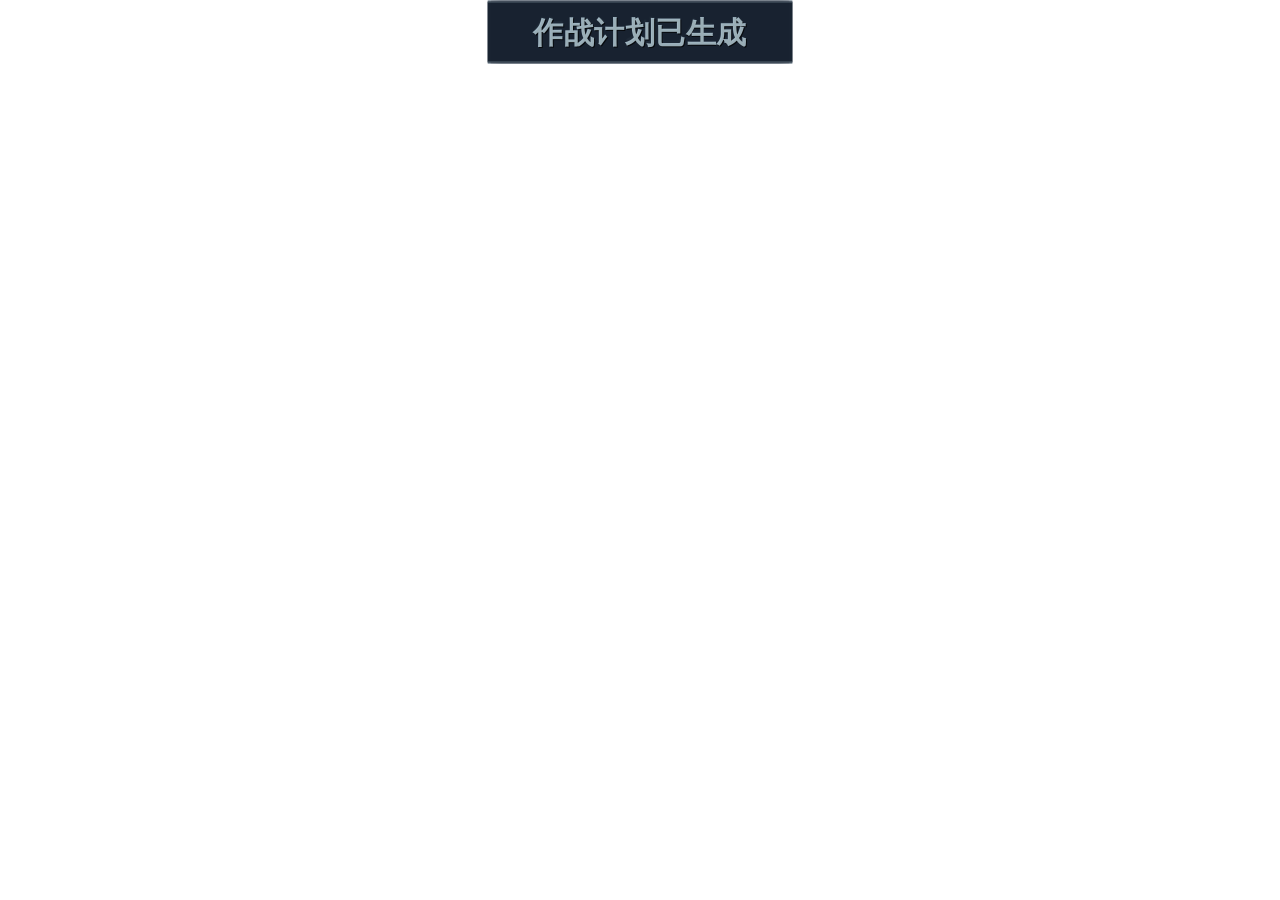
<file: generation-toast.html>
<!doctype html><html lang="zh-CN"><head><meta charset="UTF-8"><meta name="viewport" content="width=device-width,initial-scale=1.0"><style>html,body{margin:0;width:100%;height:100%;overflow:hidden;background:transparent}#war-generation-toast-canvas{position:relative;width:1680px;height:84px;transform-origin:left top}#war-generation-toast-image,#war-generation-toast-incomplete-image{display:none;position:absolute;inset:0;width:1680px;height:84px}#war-generation-toast-image.is-visible,#war-generation-toast-incomplete-image.is-visible{display:block}#war-generation-toast-label{position:absolute;left:640px;top:2px;width:400px;height:80px;box-sizing:border-box;display:flex;align-items:center;justify-content:center;padding:0 8px;background:rgba(24,34,48,.95);border-top:2px solid rgba(217,243,255,.15);border-bottom:2px solid rgba(217,243,255,.15);color:rgba(217,243,255,.7);font:650 40px/1 NZFuture-Body-SB,NZFuture-Hei,Microsoft YaHei,Arial,sans-serif;text-shadow:1px 2px 0 rgba(0,0,0,.75);white-space:nowrap}#war-generation-toast-label.is-hidden{display:none}#war-generation-toast-label.is-selection-warning{left:340px;width:1000px}</style></head><body><div id="war-generation-toast-canvas"><img id="war-generation-toast-image" src="assets/CodeBuddyAssets/8802_264404/1.png" alt=""><img id="war-generation-toast-incomplete-image" src="assets/CodeBuddyAssets/8828_493169/1.png" alt=""><div id="war-generation-toast-label">作战计划已生成</div></div><script>(function(){var canvas=document.getElementById("war-generation-toast-canvas"),successImage=document.getElementById("war-generation-toast-image"),incompleteImage=document.getElementById("war-generation-toast-incomplete-image"),label=document.getElementById("war-generation-toast-label");function fit(){if(canvas)canvas.style.transform="scale("+Math.min(1,window.innerWidth/1680)+")"}function setMessage(message){var incomplete=message==="没有形成完整作战路线";if(successImage)successImage.classList.toggle("is-visible",!incomplete);if(incompleteImage)incompleteImage.classList.toggle("is-visible",incomplete);if(label){label.textContent=message||"作战计划已生成";label.classList.toggle("is-hidden",incomplete);label.classList.toggle("is-selection-warning",message==="需激活前一列有路线相连的节点")}}var query=new URLSearchParams(window.location.search);setMessage(query.get("message"));window.addEventListener("message",function(e){if(e.data&&e.data.type==="war-generation-toast")setMessage(e.data.message)});fit();window.addEventListener("resize",fit)})()</script></body></html>
</file>
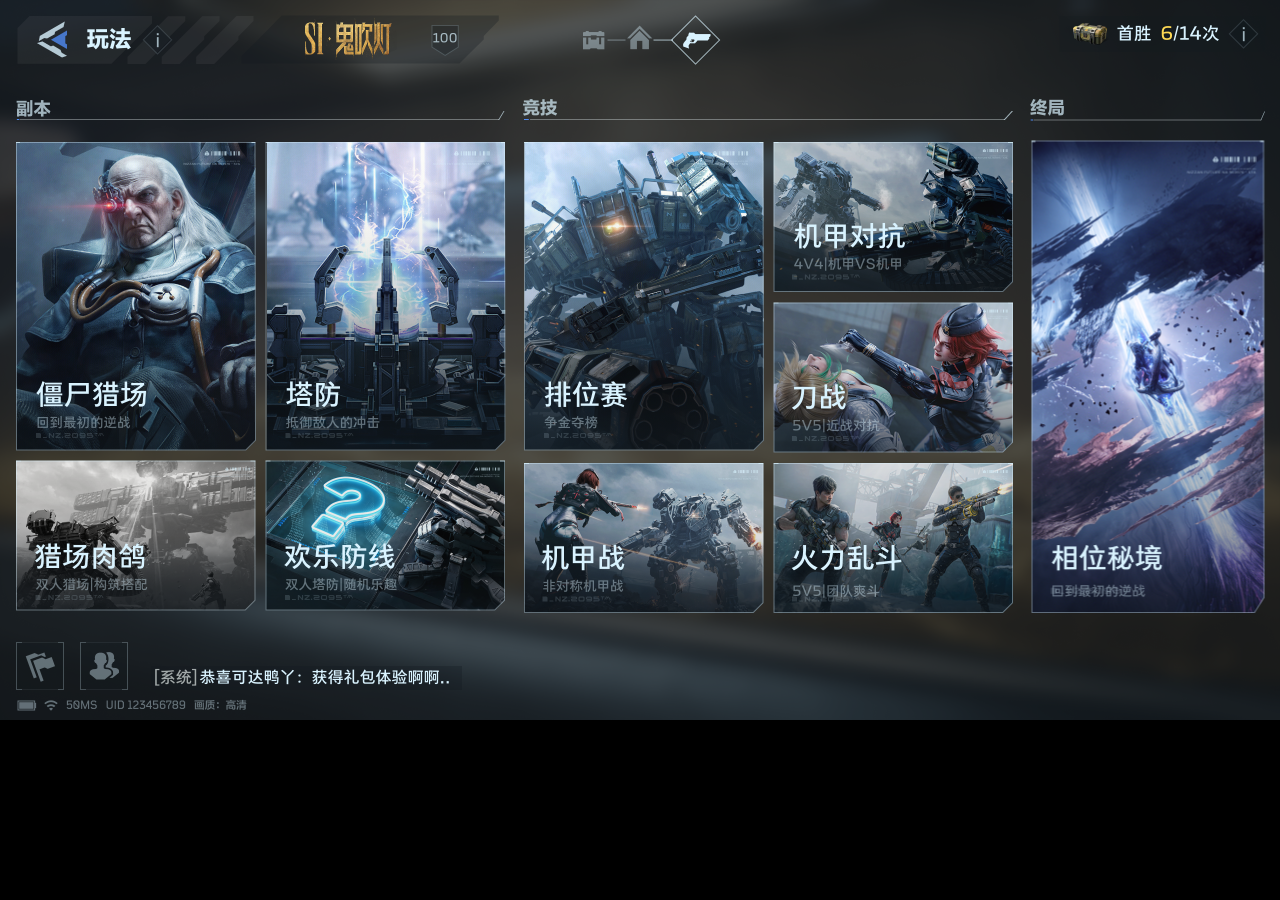
<file: play-select.html>
<!doctype html><html lang="zh-CN"><head><meta charset="UTF-8"><meta name="viewport" content="width=2560,height=1440,initial-scale=1.0"><title>玩法选择</title><style>html,body{margin:0;width:100vw;height:100vh;overflow:hidden;background:#000}body{position:relative}#play-select-canvas{position:absolute;left:0;top:0;width:2560px;height:1440px;transform-origin:left top}#play-select-canvas img{display:block;user-select:none;-webkit-user-drag:none}.play-select-entry{cursor:pointer;outline:none}.play-select-entry:focus-visible{filter:brightness(1.12) drop-shadow(0 0 12px rgba(217,243,255,.7))}</style></head><body><main id="play-select-canvas"><img style="width:2560px;height:1440px;position:absolute;left:0;top:0" src="assets/CodeBuddyAssets/8740_176458/1.png" alt="玩法选择页面背景"><img id="play-select-entry" class="play-select-entry" style="width:466px;height:945px;position:absolute;left:2063px;top:281px" src="assets/CodeBuddyAssets/8740_176458/2.png" alt="进入相位秘境" role="button" tabindex="0"></main><script>(function(){var canvas=document.getElementById('play-select-canvas'),entry=document.getElementById('play-select-entry');function fit(){canvas.style.transform='scale('+Math.min(window.innerWidth/2560,window.innerHeight/1440)+')'}function openMode(){window.location.href='mode-select.html'}entry.addEventListener('click',openMode);entry.addEventListener('keydown',function(e){if(e.key==='Enter'||e.key===' '){e.preventDefault();openMode()}});window.addEventListener('resize',fit);fit()})()</script></body></html>
</file>
<file: node-layout.css>
.war-difficulty-menu {
  width: 140px !important;
  height: 920px !important;
  display: flex;
  flex-direction: column;
  gap: 16px;
  z-index: 100;
}

.war-difficulty-tab {
  box-sizing: border-box;
  flex: 0 0 140px;
  width: 140px;
  height: 140px;
  padding: 0;
  border: 0;
  background: transparent;
  color: #D9F3FF;
  font: 650 36px/1 NZFuture-Body-SB, Microsoft YaHei, sans-serif;
  cursor: pointer;
}

.war-difficulty-tab:hover {
  box-shadow: inset 0 0 0 2px rgba(217, 243, 255, .4);
}

.war-difficulty-tab:focus-visible {
  outline: 2px solid #D9F3FF;
  outline-offset: 4px;
}

.war-node,
.war-result-node {
  overflow: visible;
}

.war-node::after,
.war-result-node::after {
  display: none;
}

.war-node-visual {
  position: absolute;
  left: 50%;
  top: 50%;
  width: 238px;
  height: 112px;
  transform: translate(-50%, -50%) scale(.6);
  transform-origin: center;
  pointer-events: none;
}

.war-node-visual::before {
  content: "";
  position: absolute;
  left: 0;
  top: 0;
  width: 238px;
  height: 112px;
  background: url("assets/CodeBuddyAssets/11790_798070/1.png") center/100% 100% no-repeat;
}

.is-lit > .war-node-visual::before {
  left: -28px;
  top: -28px;
  width: 294px;
  height: 168px;
  background-image: url("assets/CodeBuddyAssets/11790_798073/1.png");
}

.war-selectable-hint {
  display: none;
  position: absolute;
  inset: 0;
  z-index: 6;
  pointer-events: none;
}

#page-plan:not(.is-generated-edit) .war-node.is-selectable:not(.is-lit) .war-selectable-hint {
  display: block;
}

.war-selectable-corner {
  position: absolute;
  left: -31px;
  top: -14.75px;
  width: 78px;
  height: 65.5px;
  transform: rotate(21deg);
}

.war-selectable-corner-2 {
  left: 191px;
  transform: rotate(159deg);
}

.war-selectable-corner-3 {
  top: 61.25px;
  transform: rotate(-21deg);
}

.war-selectable-corner-4 {
  left: 191px;
  top: 61.25px;
  transform: rotate(201deg);
}

.war-selectable-corner img {
  width: 100%;
  height: 100%;
  object-fit: contain;
}

.is-selectable .war-selectable-corner img {
  animation: war-selectable-contract 1.2s ease-in-out infinite;
}

@keyframes war-selectable-contract {
  0%, 100% { transform: translateX(0); }
  50% { transform: translateX(12px); }
}

@media (prefers-reduced-motion: reduce) {
  .is-selectable .war-selectable-corner img {
    animation: none;
  }
}

.war-tip-selection-hint,
.war-tip-generated-hint {
  display: none;
  position: absolute;
  left: 26px;
  top: 1211px;
  width: 658px;
  height: 96px;
  align-items: center;
  justify-content: center;
  gap: 16px;
  color: rgba(217, 243, 255, .7);
  font: 650 36px/1.25 NZFuture-Body-SB, Microsoft YaHei, sans-serif;
  white-space: nowrap;
  pointer-events: none;
}

.war-tip-selection-hint img {
  flex: 0 0 44px;
  width: 44px;
  height: 44px;
  object-fit: contain;
}

#war-tip-layer.is-readonly .war-tip-generated-hint,
#war-tip-layer.is-locked .war-tip-generated-hint {
  display: flex;
}

#war-tip-layer.is-selection-blocked:not(.is-locked):not(.is-readonly) .war-tip-selection-hint {
  display: flex;
}

#war-tip-layer.is-selection-blocked:not(.is-locked):not(.is-readonly) .war-tip-select,
#war-tip-layer.is-selection-blocked:not(.is-locked):not(.is-readonly) .war-tip-panel [data-多语言][data-状态][style*="width: 658px"][style*="height: 96px"] {
  display: none !important;
}

.war-node-focus-ring {
  display: none;
  position: absolute;
  left: -20.75px;
  top: -22.5px;
  width: 279.5px;
  height: 157.5px;
  background: url("assets/CodeBuddyAssets/11790_798077/2.png") center/100% 100% no-repeat;
  z-index: 4;
}

.is-focused > .war-node-visual > .war-node-focus-ring {
  display: block;
}

.war-node .war-node-visual > .war-icon,
.war-result-node .war-node-visual > .war-icon {
  left: 119.12px;
  top: 16.34px;
  transform: translate(-50%, -50%) scale(.792);
  transform-origin: center;
  z-index: 3;
}

#page-plan .war-node.is-lit:not(.is-current) > .war-node-visual > .war-icon,
#page-empty .war-result-node.is-lit:not(.is-current) > .war-node-visual > .war-icon {
  opacity: 1;
  filter: drop-shadow(0 0 8px rgba(217, 243, 255, .45));
}

.war-node-reward {
  position: absolute;
  left: 87px;
  top: -103px;
  width: 64px;
  height: 64px;
  z-index: 2;
}

#page-empty.has-generated .war-result-node:not(.is-lit) > .war-node-visual > .war-node-reward,
#page-plan.is-generated-edit .war-node:not(.is-lit) > .war-node-visual > .war-node-reward {
  display: none;
}

#page-plan.is-generated-edit .war-edge:not(.is-active) {
  display: none;
}

.war-node-reward .war-reward-quality {
  position: absolute;
  inset: 0;
  width: 100%;
  height: 100%;
  object-fit: contain;
}

.war-node-reward .war-reward-icon {
  position: absolute;
  left: 50%;
  top: 50%;
  width: 78%;
  height: 78%;
  object-fit: contain;
  transform: translate(-50%, -50%);
}

.war-node-reward::after {
  content: "";
  position: absolute;
  left: 29px;
  top: 64px;
  width: 3px;
  height: 9px;
  background: rgba(217, 243, 255, .5);
}

.is-lit > .war-node-visual > .war-node-reward img {
  opacity: 1;
}

.is-current > .war-node-visual::before {
  filter: none;
  z-index: 1;
}

.war-node.is-current::before,
.war-result-node.is-current::before {
  display: none;
}

.war-current-effects {
  display: none;
  position: absolute;
  inset: 0;
  pointer-events: none;
}

.is-current > .war-node-visual > .war-current-effects {
  display: block;
}

.war-current-art {
  position: absolute;
  left: -99px;
  top: -171px;
  width: 457px;
  height: 369.5px;
  pointer-events: none;
}

.war-current-orbit {
  position: absolute;
  left: -89.75px;
  top: -231.75px;
  width: 417.5px;
  height: 417.5px;
  transform-origin: center;
  transform: rotate(-14deg) scaleY(.5640718563);
  z-index: 2;
}

.war-current-orbit-2 {
  transform: rotate(14deg) scaleY(.5640718563);
}

.war-current-orbit-image {
  width: 100%;
  height: 100%;
  object-fit: fill;
  transform-origin: center;
}

.is-current .war-current-orbit-image {
  animation: war-current-orbit-spin 8s linear infinite;
}

.is-current .war-current-orbit-2 .war-current-orbit-image {
  animation-direction: reverse;
}

@keyframes war-current-orbit-spin {
  from { transform: rotate(0deg); }
  to { transform: rotate(360deg); }
}

@media (prefers-reduced-motion: reduce) {
  .is-current .war-current-orbit-image {
    animation: none;
  }
}

.war-node.is-current .war-node-visual > .war-icon,
.war-result-node.is-current .war-node-visual > .war-icon {
  left: 119px;
  top: -68px;
  transform: translate(-50%, -50%) scale(.95);
  opacity: 1;
  filter: none;
}

.war-node.is-current .war-mask,
.war-result-node.is-current .war-mask {
  background: #D9F3FF !important;
  filter: none;
}

.is-current > .war-node-visual > .war-node-reward {
  top: -197px;
  z-index: 5;
}

.is-current > .war-node-visual > .war-node-reward::after {
  display: none;
}

#page-plan:not(.is-generated-edit) #war-plan-board .war-edge:not(.is-active) {
  outline-style: dashed;
}

#page-empty .war-home-old-heading,
#page-plan .war-editor-old-heading {
  display: none !important;
}

#page-plan .war-editor-intro {
  position: absolute;
  left: 32px;
  top: 210px;
  width: 600px;
  height: 244px;
  transform: scale(.65);
  transform-origin: left top;
  color: #D9F3FF;
  z-index: 65;
  pointer-events: none;
}

#page-plan .war-editor-intro h2 {
  margin: 0;
  font: 800 48px/1.25 NZFuture-Header-EB, Microsoft YaHei, sans-serif;
}

#page-plan .war-editor-intro p {
  position: absolute;
  top: 88px;
  width: 600px;
  margin: 0;
  color: rgba(217, 243, 255, .7);
  font: 650 32px/1.6 NZFuture-Body-SB, Microsoft YaHei, sans-serif;
}

#page-empty #war-result-board,
#page-plan #war-plan-board {
  width: 1510px;
  height: 1180px;
}

#page-empty #war-result-board .war-result-node,
#page-plan #war-plan-board .war-node {
  width: 214.2px;
  height: 100.8px;
}

#page-empty .war-node-visual,
#page-plan .war-node-visual {
  transform: translate(-50%, -50%) scale(.9);
}

#page-empty .war-result-node.is-current[data-row="0"] > .war-node-visual,
#page-plan .war-node.is-current[data-row="0"] > .war-node-visual {
  transform: translate(-50%, -50%) scale(.6);
}

#page-empty .war-home-bottom,
#page-plan .war-editor-bottom {
  z-index: 100;
}

#page-empty .war-home-intro {
  position: absolute;
  left: 320px;
  top: 210px;
  width: 600px;
  height: 150px;
  z-index: 100;
  pointer-events: none;
}

#page-empty .war-home-intro h2 {
  margin: 0;
  color: #D9F3FF;
  font: 800 48px/1.25 NZFuture-Header-EB, Microsoft YaHei, sans-serif;
}

#page-empty .war-home-intro p {
  margin: 28px 0 0;
  color: rgba(217, 243, 255, .7);
  font: 650 32px/1.5 NZFuture-Body-SB, Microsoft YaHei, sans-serif;
}

#page-empty .war-home-edit {
  left: 0 !important;
  top: 88px !important;
  width: 238px !important;
  height: 80px !important;
  padding: 0;
  border: 0;
  background: transparent;
  cursor: pointer;
  pointer-events: auto;
}

#page-empty .war-home-edit > :not(.war-home-edit-image) {
  display: none !important;
}

#page-empty .war-home-edit-image {
  position: absolute;
  inset: 0;
  width: 100%;
  height: 100%;
  object-fit: contain;
  pointer-events: none;
}

#page-empty .war-home-edit:focus-visible {
  outline: 2px solid #D9F3FF;
  outline-offset: 4px;
}

#page-empty:not(.has-generated) .war-home-edit,
#page-empty.has-generated .war-home-intro p,
#page-empty.has-generated .war-home-empty-art,
#page-empty.has-generated .war-home-make-plan {
  display: none !important;
}

#page-empty .war-home-empty-art {
  object-fit: contain;
  pointer-events: none;
}

#page-empty .war-home-make-plan {
  left: 1012px !important;
}
</file>
<file: route-camera.css>
.route-camera-background,
.route-camera-board {
  transform-origin: left top;
  transition: transform 300ms cubic-bezier(.2, .65, .3, 1);
}

#page-empty,
#page-plan {
  overflow: hidden;
}

#war-tip-layer.is-camera-tip .war-tip-panel {
  left: 1792px !important;
  top: 47.5px !important;
}

#war-result-board .war-result-node {
  cursor: pointer;
  pointer-events: auto;
}

.is-camera-focused > .war-node-visual > .war-node-focus-ring {
  display: block;
}

.war-node.is-camera-focused .war-icon,
.war-result-node.is-camera-focused .war-icon {
  opacity: .72;
}

.war-node.is-camera-focused.is-lit .war-icon,
.war-result-node.is-camera-focused.is-lit .war-icon {
  opacity: 1;
}

.has-route-camera > div:first-child > div {
  z-index: 100;
}

#page-plan.has-route-camera > div:first-child > img[src="assets/CodeBuddyAssets/8652_568496/1.png"],
#page-plan.has-route-camera > div:first-child > img[src="assets/CodeBuddyAssets/8652_568497/1.png"],
#page-plan.has-route-camera > div:first-child > img[src="assets/CodeBuddyAssets/8691_543566/1.png"],
#page-plan.has-route-camera > div:first-child > div[style*="width: 223px"][style*="height: 64px"] {
  visibility: hidden;
  pointer-events: none;
}

@media (prefers-reduced-motion: reduce) {
  .route-camera-background,
  .route-camera-board {
    transition-duration: 0ms;
  }
}
</file>
<file: reward-slots.css>
#page-plan .war-reward-area {
  left: 32px !important;
}

#page-empty .war-reward-area {
  left: 320px !important;
}

#page-empty:not(.has-generated) .war-reward-area,
.war-reward-area .war-reward-old-list {
  display: none !important;
}

.war-reward-area .war-reward-slots {
  position: absolute;
  left: 0;
  top: 52px;
  width: 1032px;
  height: 160px;
  display: flex;
  flex-wrap: wrap;
  align-content: flex-start;
  gap: 16px;
  pointer-events: none;
}

.war-reward-area .war-reward-slot {
  flex: 0 0 160px;
  width: 160px;
  height: 160px;
}

.war-reward-area .war-reward-slot img {
  display: block;
  width: 100%;
  height: 100%;
  object-fit: contain;
}
</file>
